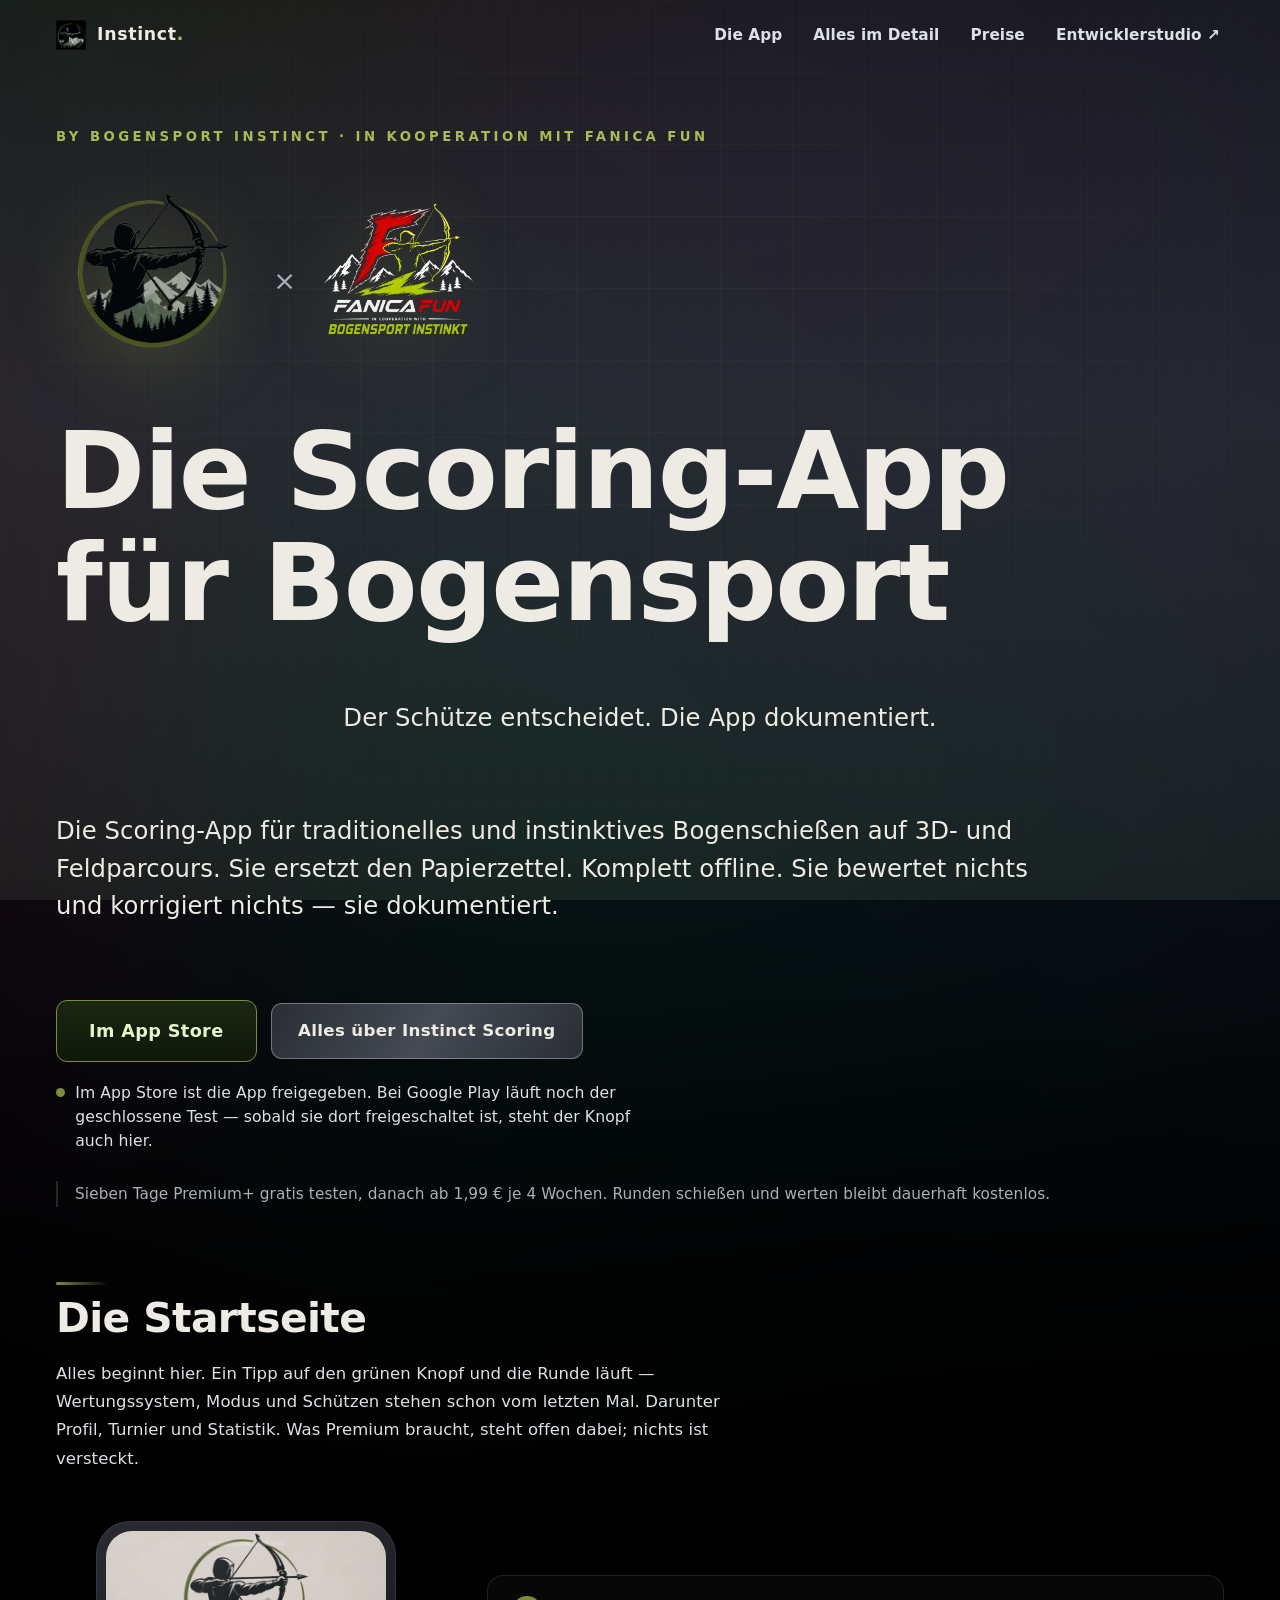
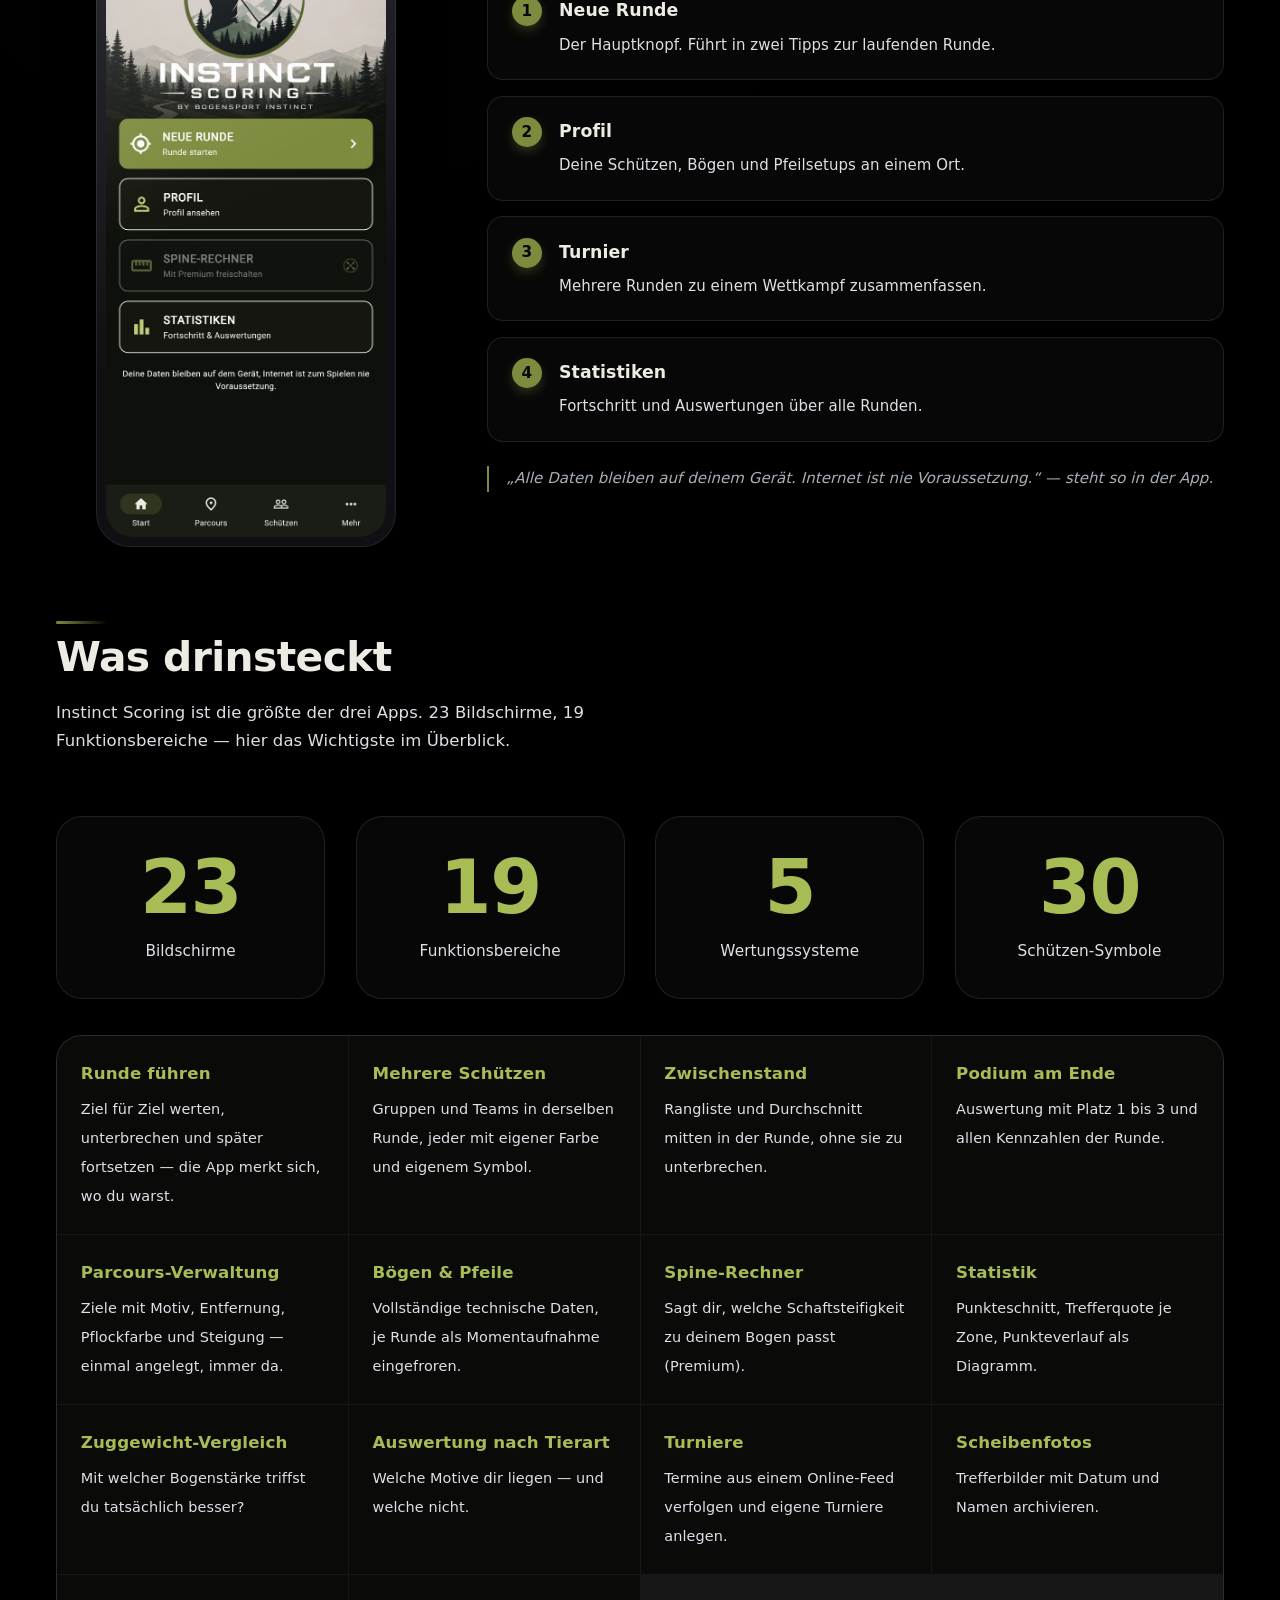
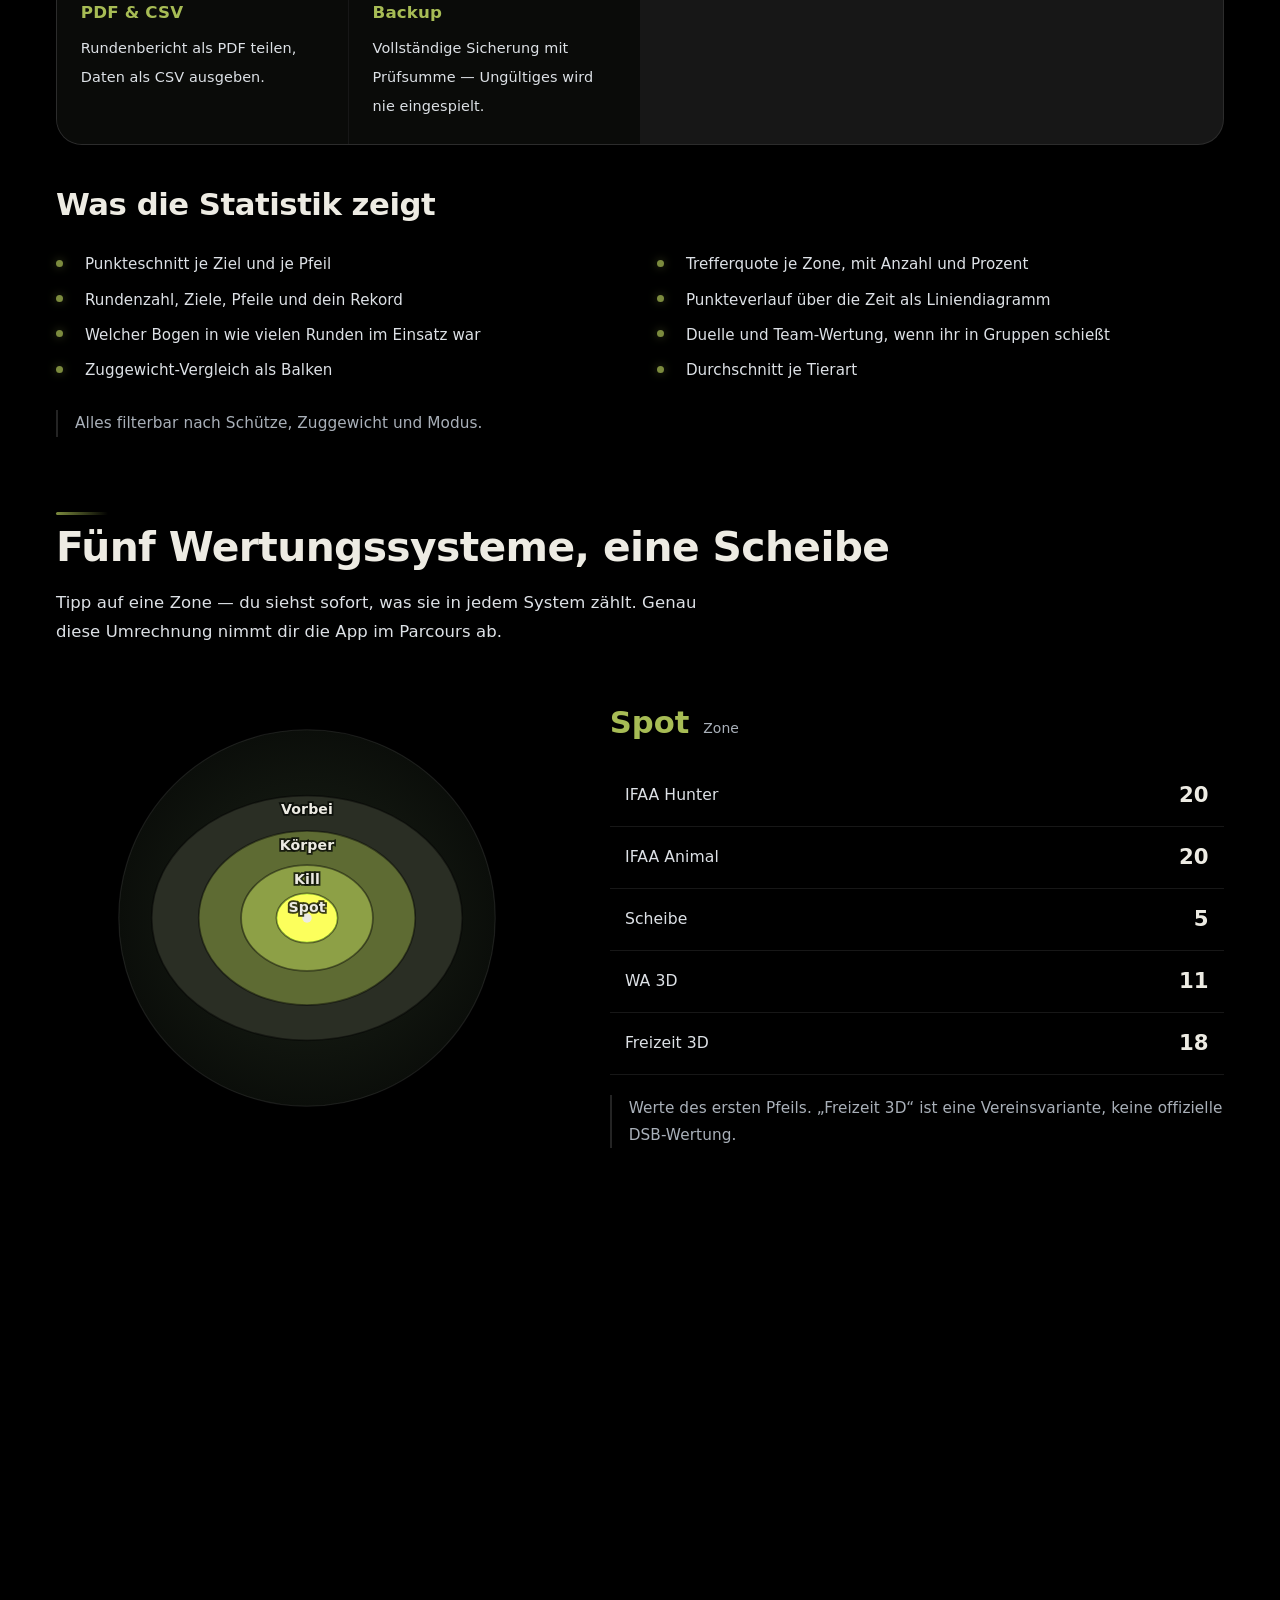
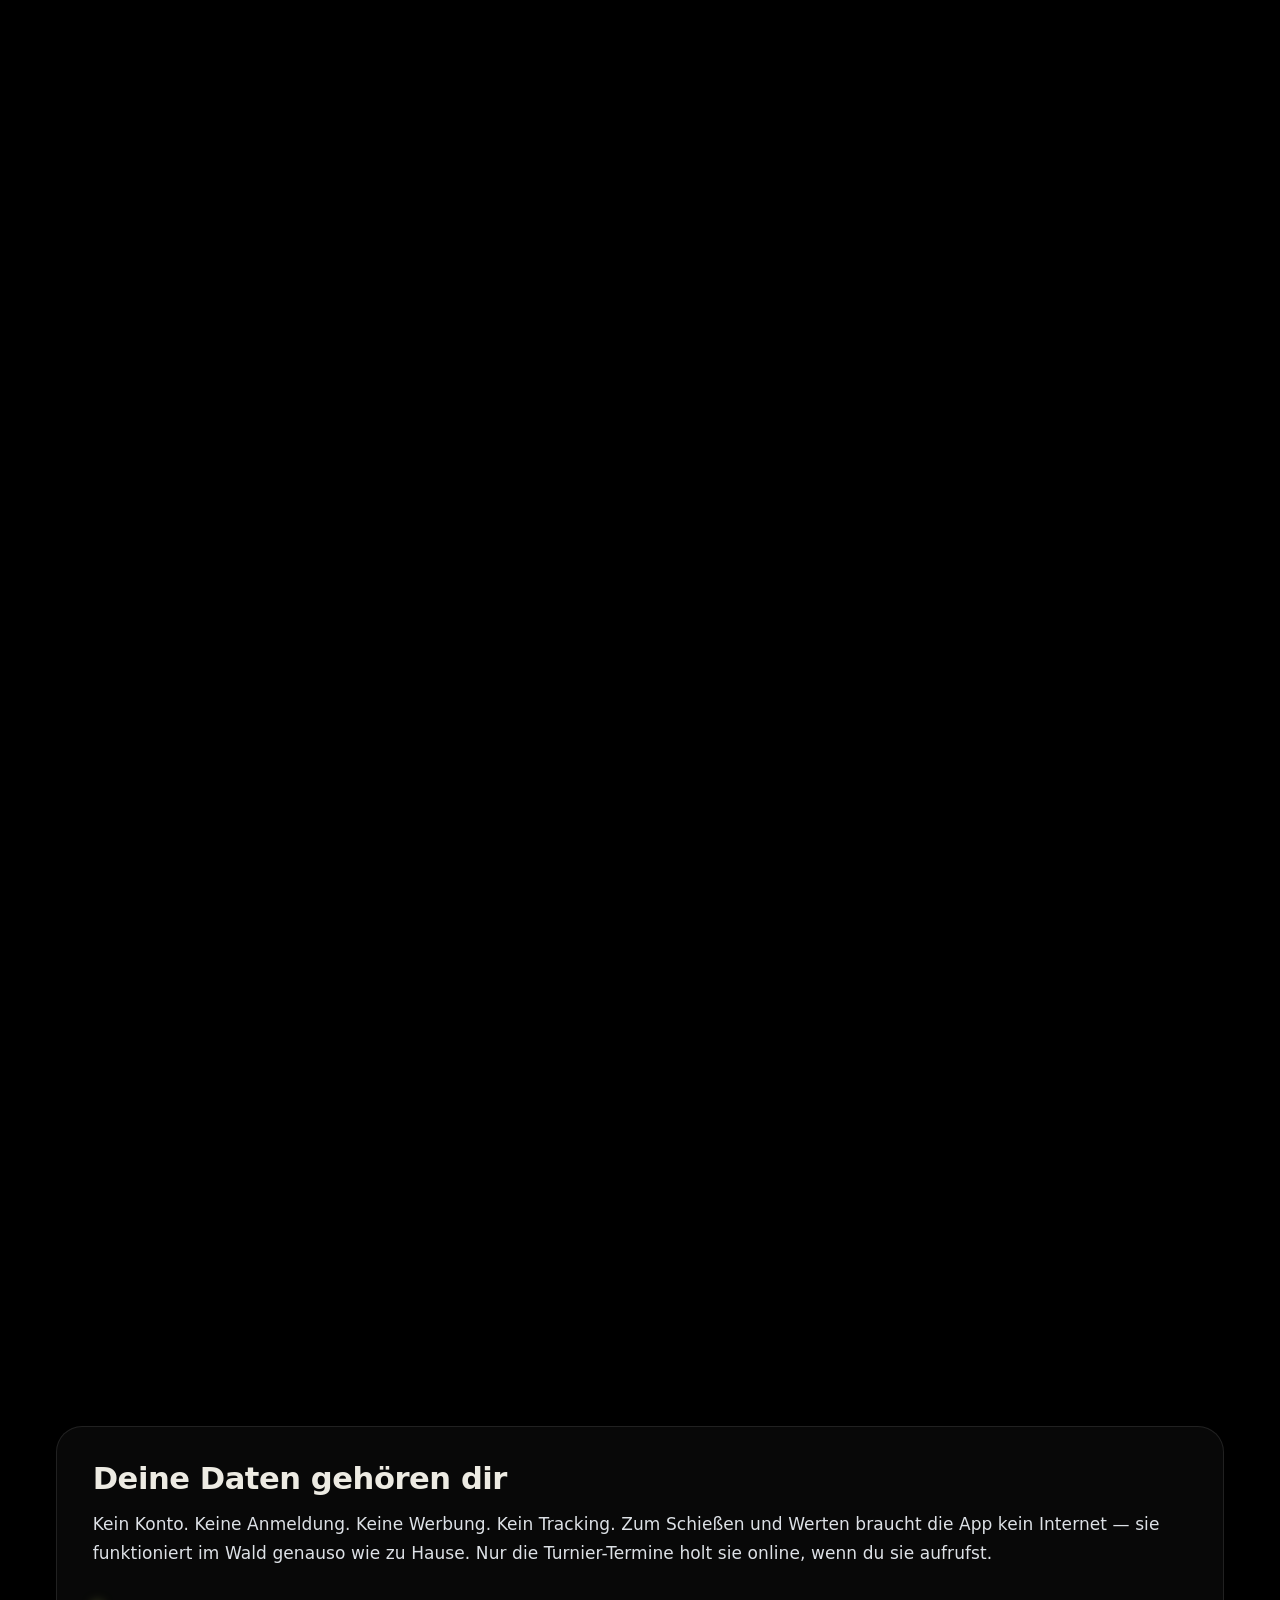
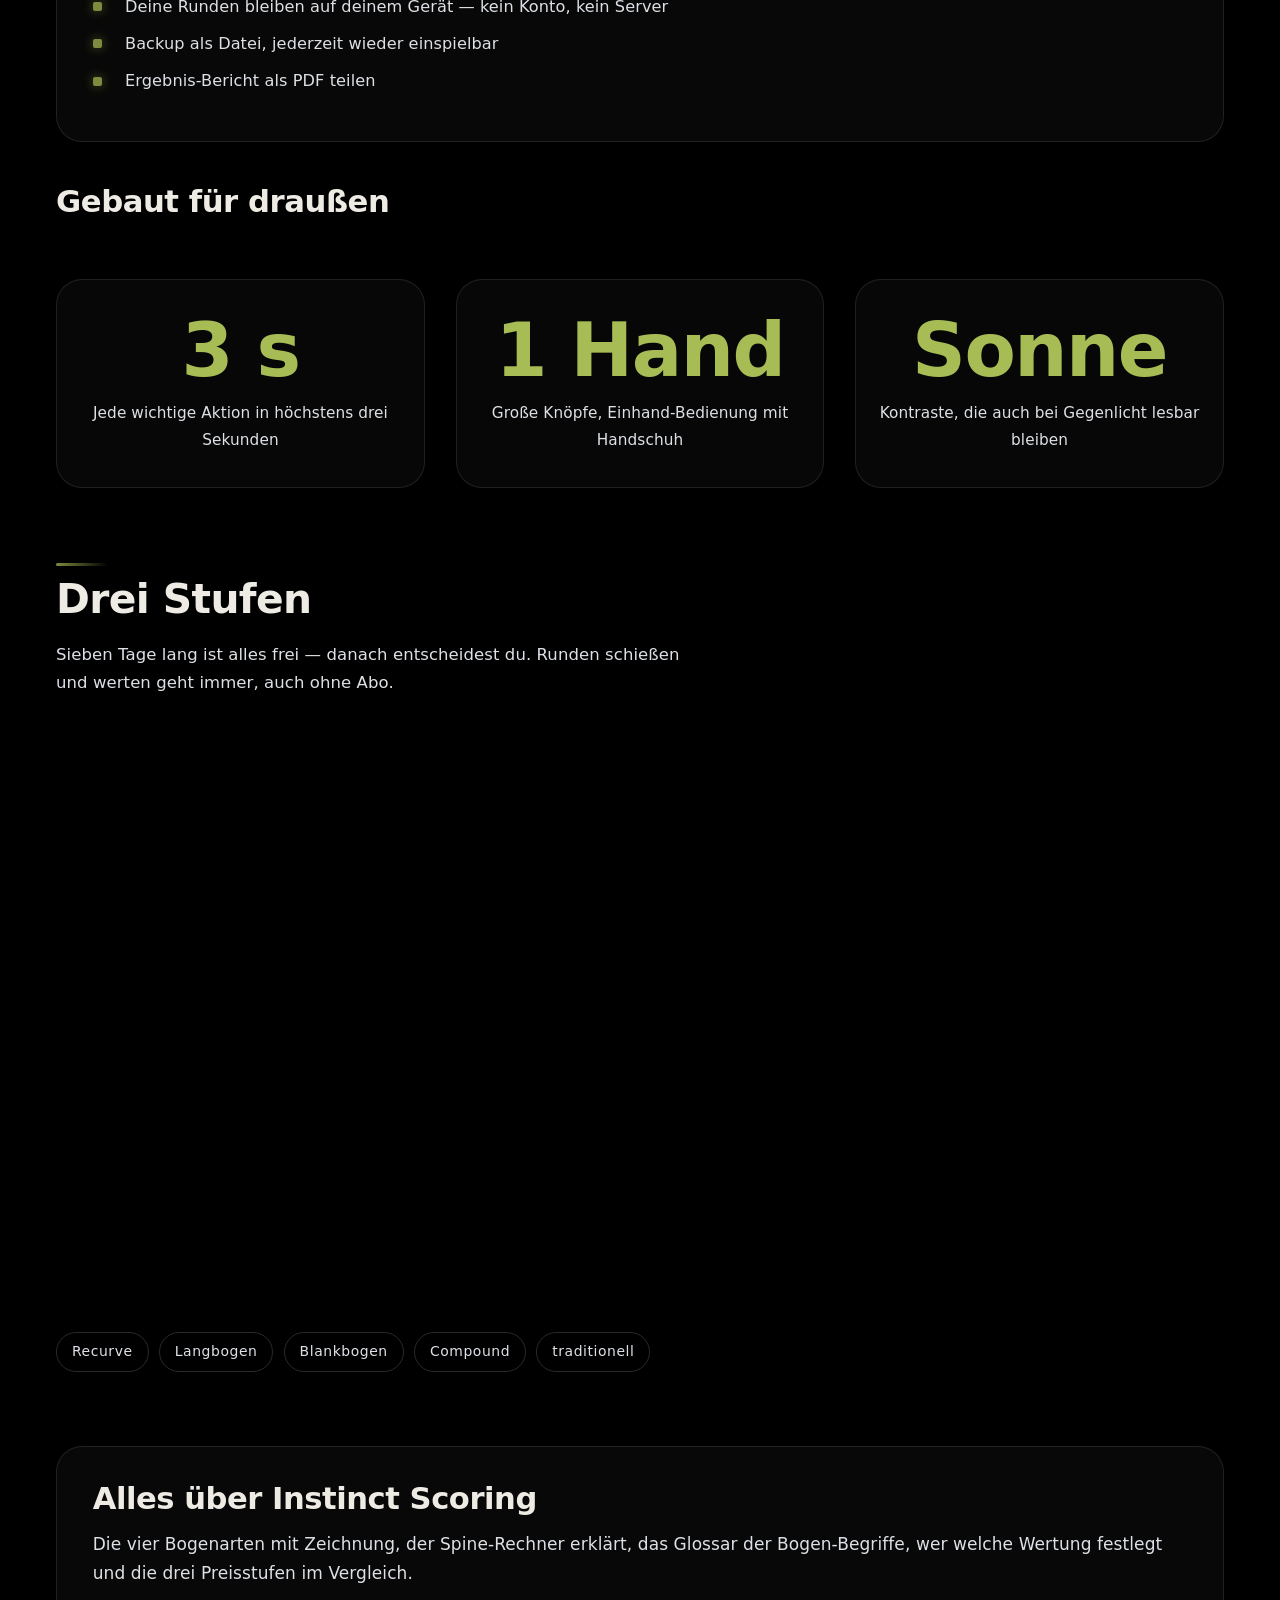
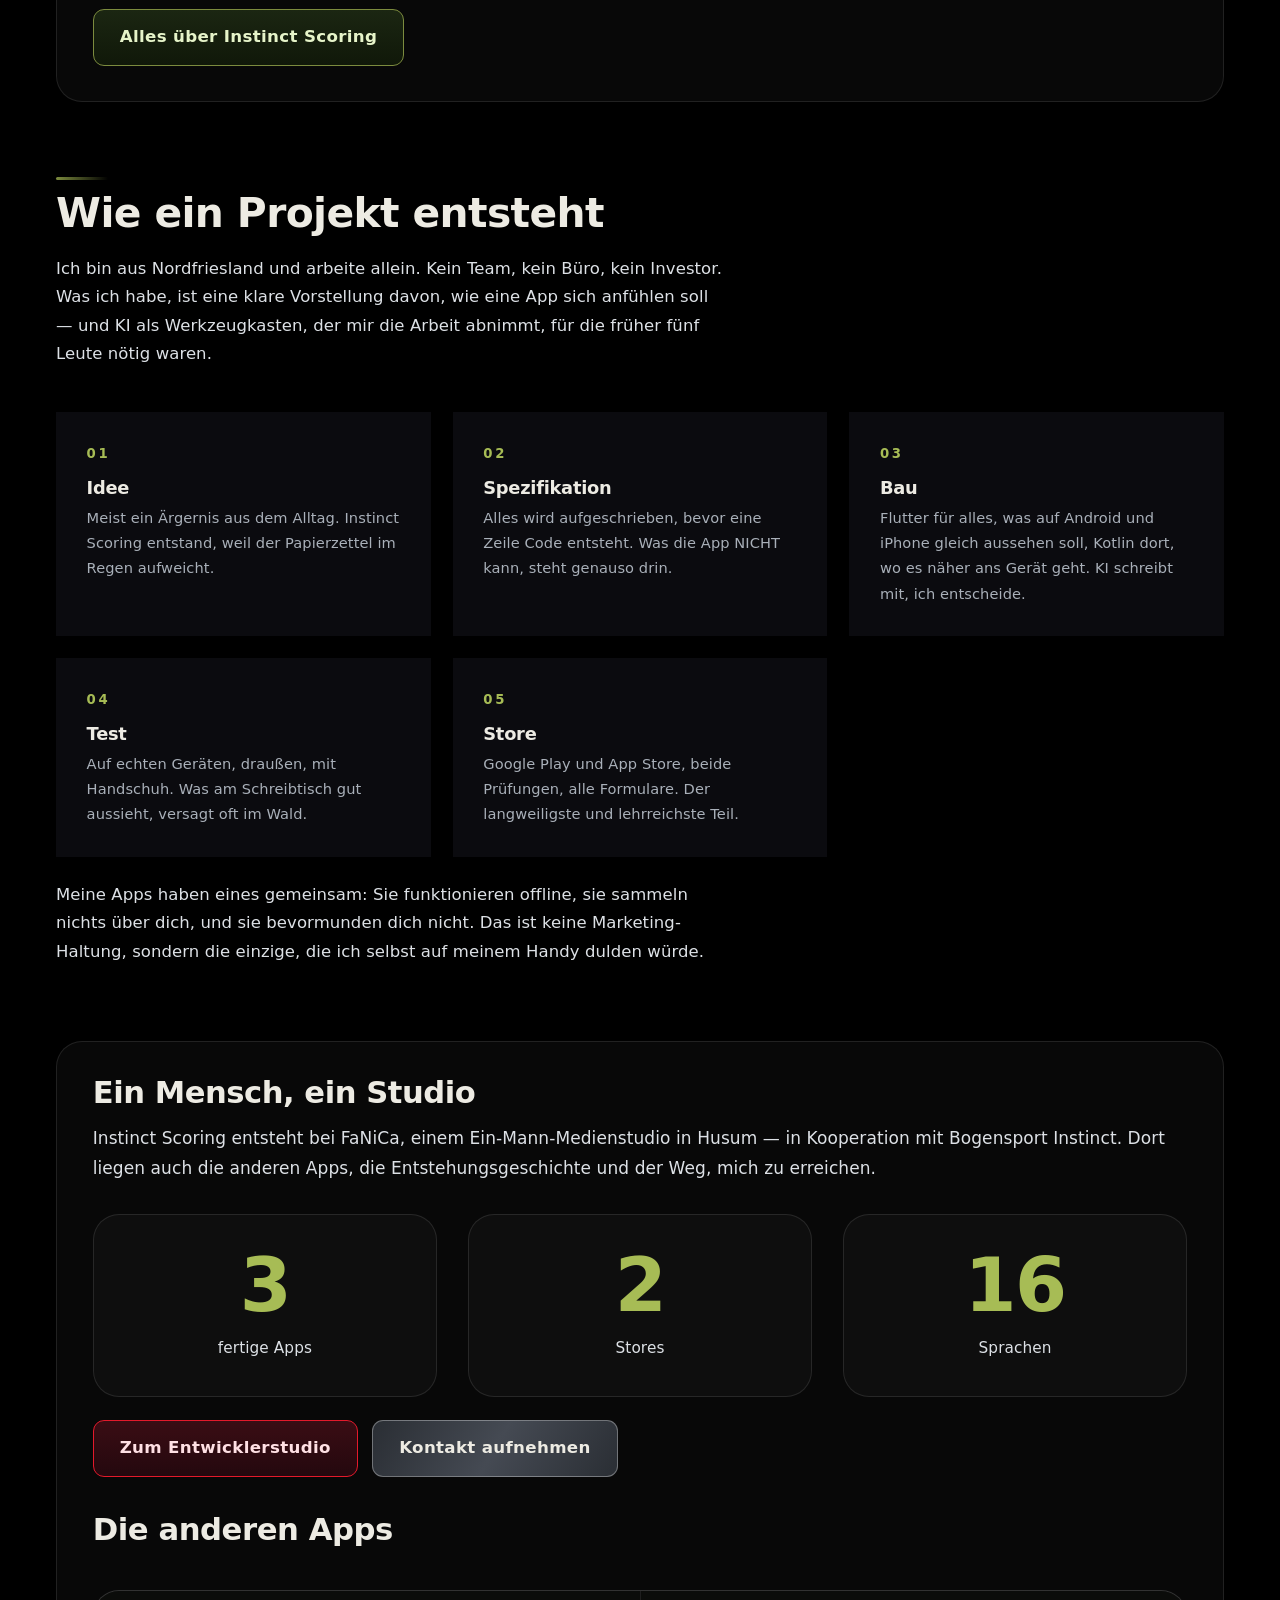
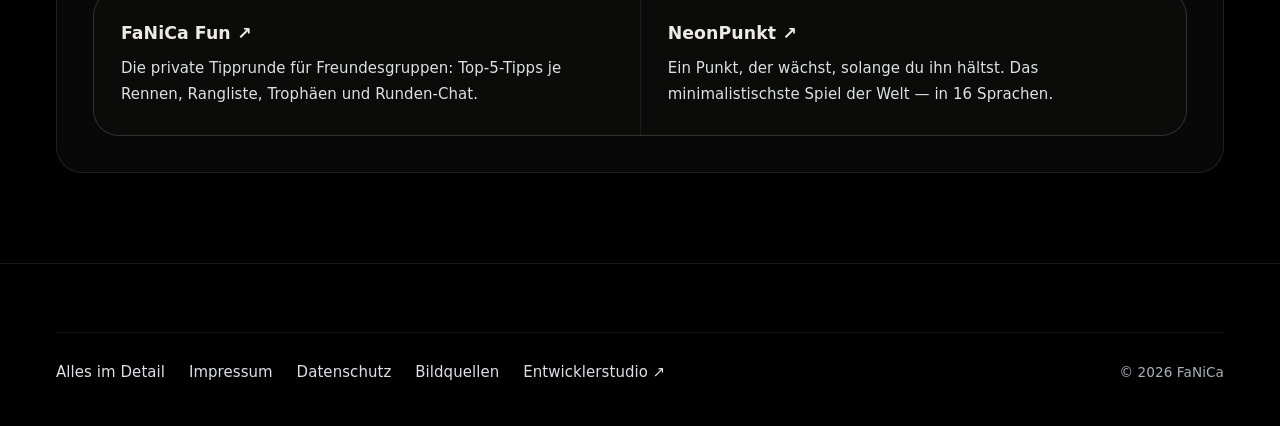
<file: index.html>
<!DOCTYPE html>
<html lang="de">
<head>
<meta charset="utf-8">
<meta name="viewport" content="width=device-width, initial-scale=1">
<title>Instinct Scoring — die Scoring-App für Bogensport</title>
<meta name="description" content="Instinct Scoring: die Scoring-App für traditionelles und instinktives Bogenschießen auf 3D- und Feldparcours. Fünf Wertungssysteme, Spine-Rechner, komplett offline. by Bogensport Instinct.">
<meta name="theme-color" content="#07070A">
<meta name="color-scheme" content="dark">
<link rel="canonical" href="https://alonepard10501.github.io/instinct-scoring-web/">
<link rel="icon" href="bilder/marke/favicon.svg" type="image/svg+xml">

<meta property="og:type" content="website">
<meta property="og:title" content="Instinct Scoring — die Scoring-App für Bogensport">
<meta property="og:description" content="Fünf Wertungssysteme, Spine-Rechner, eigene Parcours — komplett offline. Für Recurve, Langbogen, Blankbogen und Compound.">
<meta property="og:image" content="bilder/marke/logo-instinct.webp">
<meta property="og:locale" content="de_DE">

<link rel="stylesheet" href="style.css">
</head>
<body data-kapitel="instinct">

<a class="sprunglink" href="#inhalt">Zum Inhalt springen</a>

<div class="kulisse" aria-hidden="true"
     style="background:linear-gradient(180deg,#0E100E,#1A1C1A 46%,#10140F)"></div>
<div class="hologramm" aria-hidden="true"></div>
<div class="gitter" aria-hidden="true"></div>
<div class="koerner" aria-hidden="true"></div>

<header class="kopf fest">
 <div class="kopf-innen">
  <a class="kopf-marke" href="index.html">
    <img src="bilder/marke/icon-instinct.webp" alt="" width="30" height="30">
    <span>Instinct<b>.</b></span>
  </a>
  <nav class="kopf-nav" aria-label="Navigation">
    <a href="#app">Die App</a>
    <a href="details.html">Alles im Detail</a>
    <a href="#stufen">Preise</a>
    <a href="https://alonepard10501.github.io/fanica/" rel="noopener">Entwicklerstudio ↗</a>
  </nav>
 </div>
</header>

<!-- .unterseite liefert den Abstand zur festen Kopfzeile. Ohne die Klasse
     schiebt sich der Seitenkopf unter die Leiste (auf dem Handy lag die
     Kooperationszeile direkt hinter dem Menü). -->
<main id="inhalt" class="unterseite">
  <div class="huelle">

    <!-- ---------- Kopf ---------- -->
    <div class="kapitelkopf">
      <p class="kennung" data-t="instinct.kooperation"></p>
      <!-- LOGO-PAAR (Falk 31.07.): links das Logo der App Instinct Scoring,
           daneben kleiner das gemeinsame Kooperationslogo
           „FaNiCa Fun in cooperation with Bogensport Instinkt".
           Beide gehoeren in den Seitenkopf — nicht eines davon weglassen. -->
      <div class="logo-paar">
        <img class="kapitel-logo" src="bilder/marke/logo-instinct.webp"
             alt="Instinct Scoring — Logo der App" width="220" height="220">
        <span class="logo-mal" aria-hidden="true">×</span>
        <img class="kapitel-logo kapitel-logo-klein" src="bilder/marke/logo-kooperation.webp"
             alt="FaNiCa Fun in Kooperation mit Bogensport Instinkt"
             width="200" height="176">
      </div>
      <h1>Die Scoring-App für Bogensport</h1>
      <p class="gross" style="max-width:64ch;margin-inline:auto"
         data-t="instinct.zitat"></p>
    </div>

    <p class="gross" style="max-width:64ch" data-t="instinct.positionierung"></p>

    <!-- ---------- Aktionen ganz oben ---------- -->
    <section class="unter-block">
      <div class="aktionen">
        <!-- 🔴 Apple ist seit 12.08.2026 freigegeben (Abruf geprüft) —
             deshalb ein echter Knopf. Google Play liefert weiter 404
             (geschlossener Test), darum dort NUR die Statuszeile: Ein
             Knopf, der auf eine Fehlerseite führt, ist schlimmer als
             gar keiner. Sobald Play antwortet, denselben Knopfbau wie
             beim App Store ergänzen (Play-Adresse steht im LIESMICH). -->
        <!-- Kein Browser-Knopf mehr (Falk 12.08.2026: „beide weg") —
             die Web-Fassung liegt weiter unter /instinct-scoring/,
             wird aber nirgends mehr verlinkt. -->
        <a class="nbtn b-grass gross-knopf"
           href="https://apps.apple.com/de/app/instinct-scoring/id6795424223"
           target="_blank" rel="noopener">
          <span data-t="aktion.apple">Im App Store laden</span></a>
        <a class="nbtn b-scratch" href="details.html">
          <span data-t="instinct.mehrKnopf">Alles über Instinct Scoring</span></a>
      </div>
      <p class="store-status">
        <span class="store-punkt" aria-hidden="true"></span>
        <span data-t="instinct.storeStatus"></span>
      </p>
      <p class="preis" data-t="instinct.preis"></p>
    </section>

    <!-- ---------- Die Startseite der App ---------- -->
    <section class="unter-block" id="app">
      <h2 data-t="instinct.startTitel">Die Startseite</h2>
      <p class="leise" style="max-width:64ch" data-t="instinct.startText"></p>
      <div class="startseite">
        <div class="startseite-bild">
          <div class="handy" data-neigen>
            <img src="bilder/instinct/start.webp"
                 srcset="bilder/instinct/start.webp 1x, bilder/instinct/start@2x.webp 2x"
                 width="300" height="649" loading="lazy" decoding="async"
                 data-t="instinct.bildStart2Alt" data-t-attr="alt" alt="">
            <div class="handy-glanz" aria-hidden="true"></div>
          </div>
        </div>
        <div class="startseite-text">
          <ol class="startpunkte" id="instinct-start-punkte"></ol>
          <p class="startzeile" data-t="instinct.startZeile"></p>
        </div>
      </div>
    </section>

    <!-- ---------- Funktionsumfang ---------- -->
    <section class="unter-block">
      <h2 data-t="instinct.umfangTitel">Was drinsteckt</h2>
      <p class="leise" style="max-width:64ch" data-t="instinct.umfangText"></p>
      <div class="zahlen" id="instinct-umfang-zahlen"></div>
      <div class="funktionen" id="instinct-umfang-liste"
           style="margin-top:clamp(1.4rem,2.8vw,2.2rem)"></div>
      <h3 style="margin-top:clamp(1.8rem,3.4vw,2.6rem)"
          data-t="instinct.umfangAnzeigenTitel"></h3>
      <ul class="anzeigen" id="instinct-umfang-anzeigen"></ul>
      <p class="preis" data-t="instinct.umfangFilter"></p>
    </section>

    <!-- ---------- Zielscheibe zum Antippen ----------
         Das interaktivste Stück der Seite: Zone antippen, sofort sehen, was
         sie in jedem der fünf Systeme zählt. `scheibeEinrichten()` in app.js
         zeichnet SVG und Tafel aus `instinct.scheibeZonen`. -->
    <section class="unter-block" id="scheibe">
      <h2 data-t="instinct.scheibeTitel">Fünf Wertungssysteme, eine Scheibe</h2>
      <p class="leise" style="max-width:62ch" data-t="instinct.scheibeText"></p>
      <div class="scheibe-block">
        <div class="scheibe-buehne" id="scheibe-buehne"></div>
        <div>
          <div id="scheibe-tafel"></div>
          <p class="preis" style="margin-top:1.2rem"
             data-t="instinct.scheibeFussnote"></p>
        </div>
      </div>
    </section>

    <!-- ---------- Funktionsblöcke ---------- -->
    <section class="unter-block">
      <div id="instinct-bloecke"></div>
    </section>

    <!-- ---------- Daten + Versprechen ---------- -->
    <section class="unter-block">
      <div class="karte">
        <h2 style="font-size:clamp(1.3rem,2.6vw,1.8rem)"
            data-t="instinct.datenTitel">Deine Daten gehören dir</h2>
        <p data-t="instinct.datenText"></p>
        <ul class="liste" id="instinct-daten"></ul>
      </div>
      <h3 style="margin-top:clamp(1.8rem,3.4vw,2.6rem)"
          data-t="instinct.versprechenTitel">Gebaut für draußen</h3>
      <div class="zahlen" id="instinct-versprechen"></div>
    </section>

    <!-- ---------- Preisstufen ---------- -->
    <section class="unter-block" id="stufen">
      <h2 data-t="instinct.stufenTitel">Drei Stufen</h2>
      <p class="leise" style="max-width:60ch" data-t="instinct.stufenText"></p>
      <div class="stufen" id="instinct-stufen"></div>
      <div class="marken" id="instinct-zielgruppe" style="margin-top:1.8rem"></div>
    </section>

    <!-- ---------- Weiterlesen ---------- -->
    <section class="unter-block">
      <div class="karte">
        <h2 style="font-size:clamp(1.3rem,2.6vw,1.8rem)"
            data-t="instinct.mehrKnopf">Alles über Instinct Scoring</h2>
        <p data-t="instinct.mehrText"></p>
        <div class="aktionen" style="margin-top:1.2rem">
          <a class="nbtn b-grass" href="details.html">
            <span data-t="instinct.mehrKnopf">Alles über Instinct Scoring</span></a>
        </div>
      </div>
    </section>

    <!-- ---------- Wie die App entstand ----------
         Falks Ablauf aus texte.js (`ueber.ablauf`) — erzählt die Herkunft der
         App und macht die Seite informativ statt nur werblich. -->
    <section class="unter-block" id="entstehung">
      <h2 data-t="ueber.ablaufTitel">Wie ein Projekt entsteht</h2>
      <p class="leise" style="max-width:64ch" data-t="ueber.text"></p>
      <div class="schritte" id="ueber-ablauf"></div>
      <p class="leise" style="max-width:64ch;margin-top:1.4rem"
         data-t="ueber.textZwei"></p>
    </section>

    <!-- ---------- Entwicklerstudio ---------- -->
    <section class="unter-block" id="studio">
      <div class="karte">
        <h2 style="font-size:clamp(1.3rem,2.6vw,1.8rem)"
            data-t="ueber.titel">Ein Mensch, ein Studio</h2>
        <p data-t="studio.text"></p>
        <div class="zahlen" id="ueber-zahlen"
             style="margin-top:clamp(1.2rem,2.4vw,1.8rem)"></div>
        <div class="aktionen" style="margin-top:1.4rem">
          <a class="nbtn b-ripple"
             href="https://alonepard10501.github.io/fanica/"
             target="_blank" rel="noopener">
            <span data-t="studio.knopf">Zum Entwicklerstudio</span></a>
          <a class="nbtn b-scratch"
             href="https://alonepard10501.github.io/fanica/#kontakt"
             target="_blank" rel="noopener">
            <span data-t="studio.kontaktKnopf">Kontakt aufnehmen</span></a>
        </div>
        <h3 style="margin-top:clamp(1.6rem,3vw,2.2rem)"
            data-t="studio.appsTitel">Die anderen Apps</h3>
        <div class="begriffe zwei" id="studio-apps"></div>
      </div>
    </section>

  </div>
</main>

<footer class="fuss">
  <div class="huelle">
    <div class="fuss-unten">
      <nav class="fuss-links" aria-label="Rechtliches">
        <a href="details.html">Alles im Detail</a>
        <a href="impressum.html" data-t="fuss.impressum">Impressum</a>
        <a href="datenschutz.html" data-t="fuss.datenschutz">Datenschutz</a>
        <a href="bildquellen.html" data-t="fuss.bildquellen">Bildquellen</a>
        <a href="https://alonepard10501.github.io/fanica/" rel="noopener">Entwicklerstudio ↗</a>
      </nav>
      <span>© <span id="jahr">2026</span> FaNiCa</span>
    </div>
  </div>
</footer>

<script src="texte.js"></script>
<script src="inhalte.js"></script>
<script src="app.js"></script>
</body>
</html>
</file>
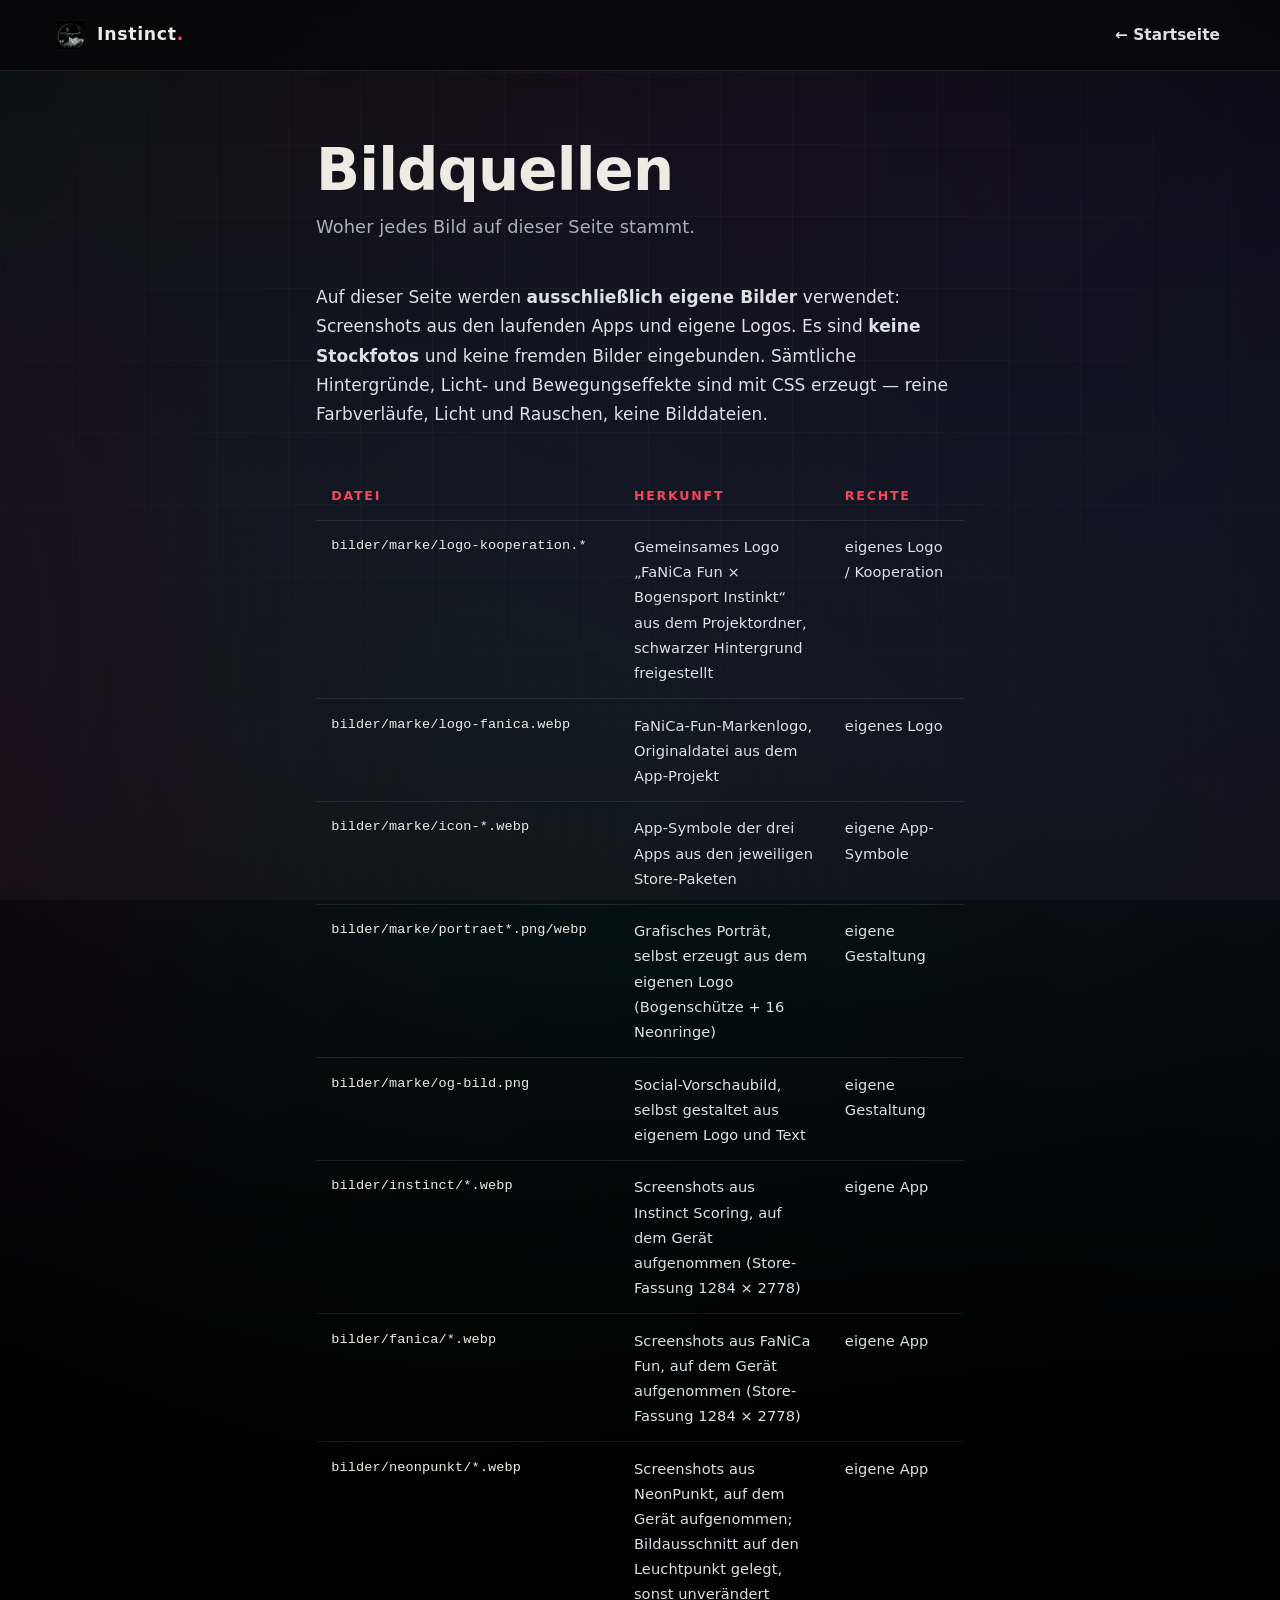
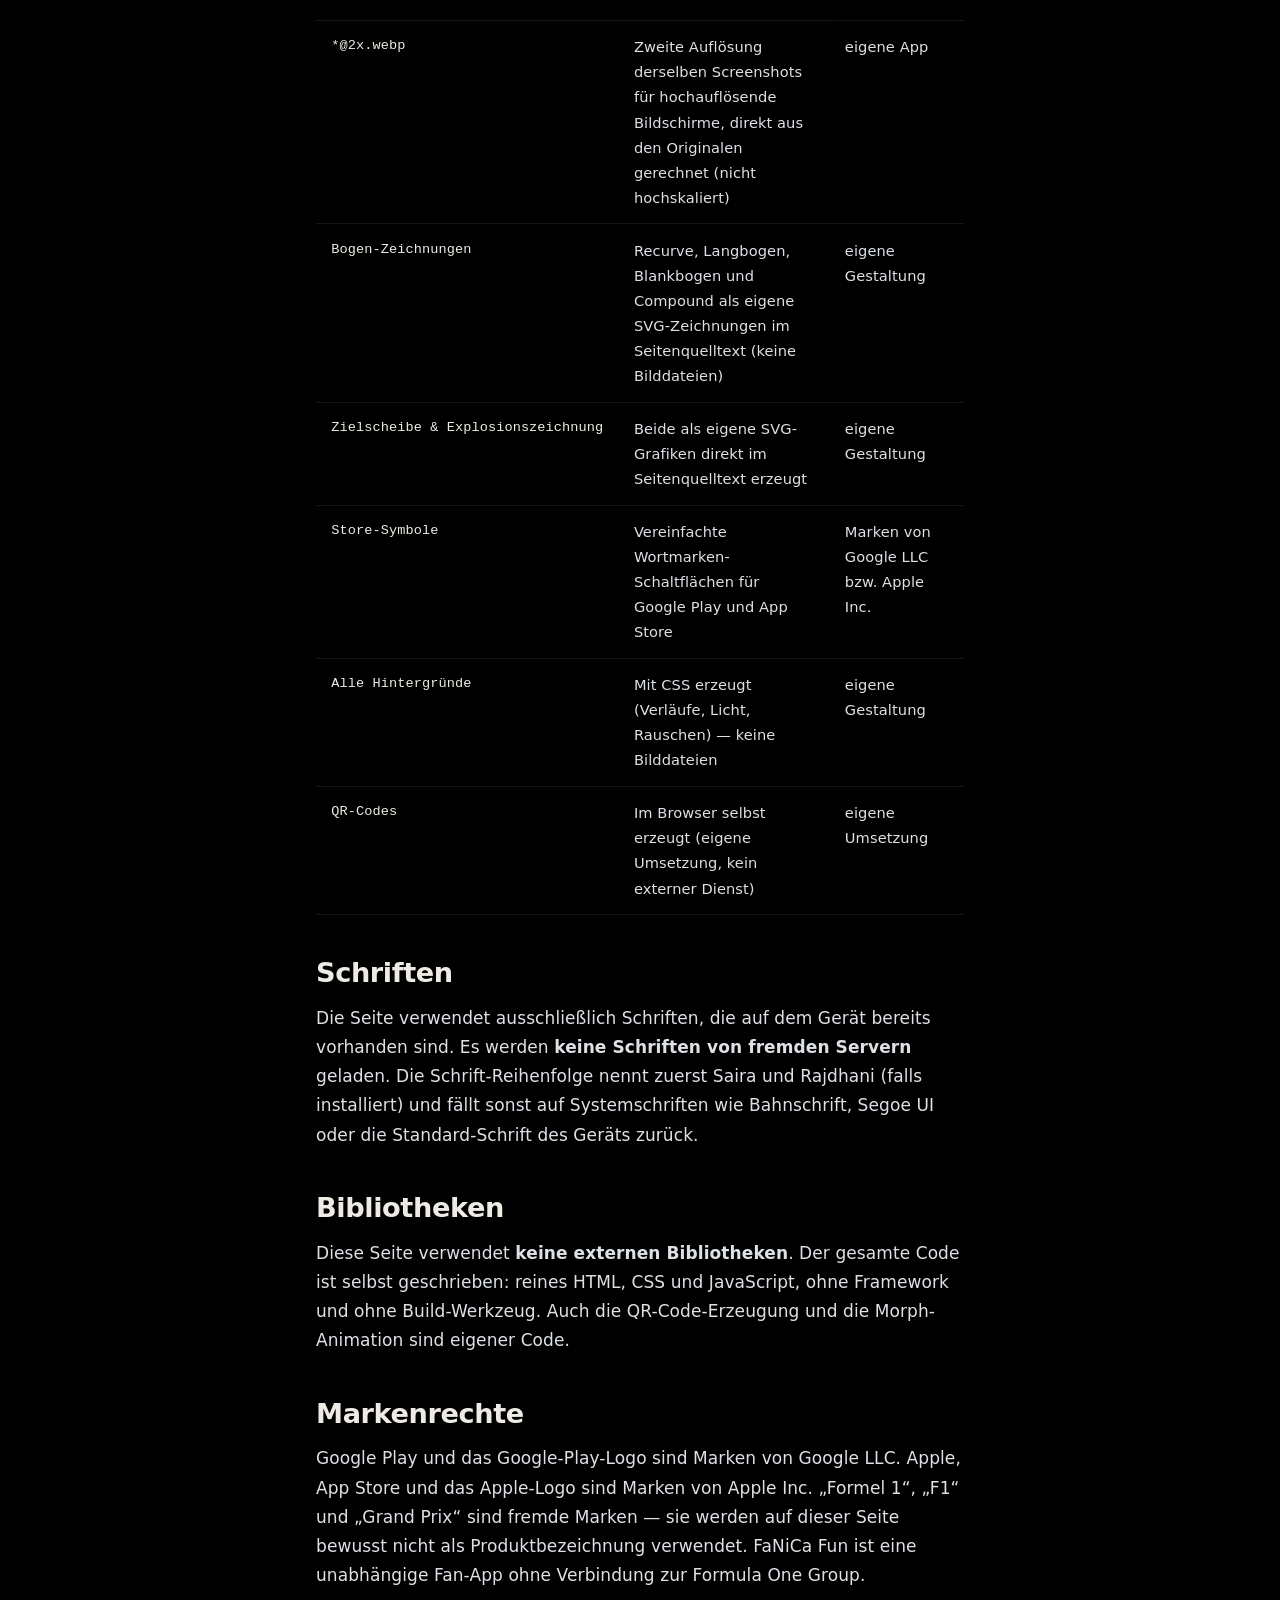
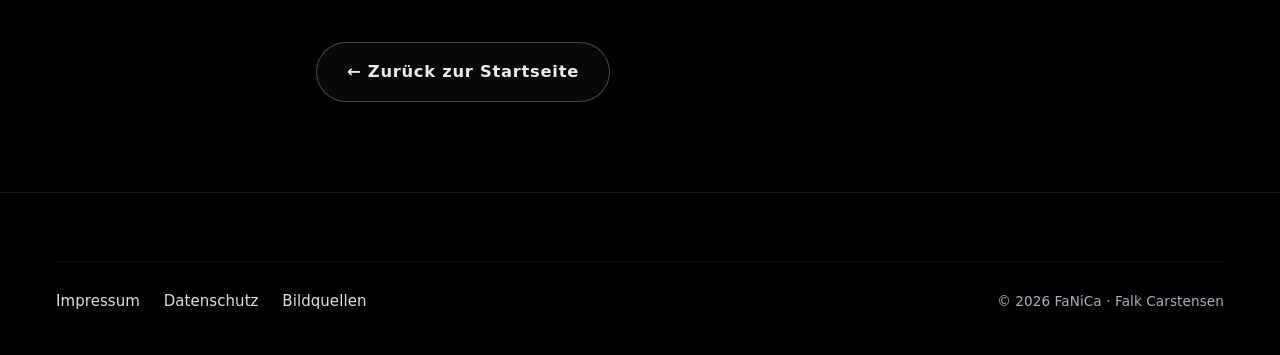
<file: bildquellen.html>
<!DOCTYPE html>
<html lang="de">
<head>
<meta charset="utf-8">
<meta name="viewport" content="width=device-width, initial-scale=1">
<title>Bildquellen & Lizenzen — FaNiCa</title>
<meta name="description" content="Herkunft aller Bilder dieser Seite und verwendete Lizenzen.">
<meta name="robots" content="noindex, follow">
<meta name="theme-color" content="#07070A">
<meta name="color-scheme" content="dark">
<link rel="icon" href="bilder/marke/favicon.svg" type="image/svg+xml">
<link rel="stylesheet" href="style.css">
</head>
<body>

<div class="kulisse" aria-hidden="true"
     style="background:linear-gradient(180deg,#000,#07070A 55%,#0A0509)"></div>
<div class="hologramm" aria-hidden="true"></div>
<div class="gitter" aria-hidden="true"></div>
<div class="koerner" aria-hidden="true"></div>

<header class="kopf fest">
 <div class="kopf-innen">
  <a class="kopf-marke" href="index.html">
    <img src="bilder/marke/icon-instinct.webp" alt="" width="30" height="30">
    <span>Instinct<b>.</b></span>
  </a>
  <nav class="kopf-nav" aria-label="Navigation">
    <a href="index.html">← Startseite</a>
  </nav>
 </div>
</header>

<main class="rechtsseite">

  <h1>Bildquellen</h1>
  <p class="untertitel">Woher jedes Bild auf dieser Seite stammt.</p>

  <p>
    Auf dieser Seite werden <strong>ausschließlich eigene Bilder</strong> verwendet:
    Screenshots aus den laufenden Apps und eigene Logos. Es sind
    <strong>keine Stockfotos</strong> und keine fremden Bilder eingebunden.
    Sämtliche Hintergründe, Licht- und Bewegungseffekte sind mit CSS erzeugt — reine
    Farbverläufe, Licht und Rauschen, keine Bilddateien.
  </p>

  <div class="tabelle-huelle">
    <table class="tabelle">
      <thead>
        <tr><th>Datei</th><th>Herkunft</th><th>Rechte</th></tr>
      </thead>
      <tbody>
        <tr>
          <td>bilder/marke/logo-kooperation.*</td>
          <td>Gemeinsames Logo „FaNiCa Fun × Bogensport Instinkt“ aus dem Projektordner,
              schwarzer Hintergrund freigestellt</td>
          <td>eigenes Logo / Kooperation</td>
        </tr>
        <tr>
          <td>bilder/marke/logo-fanica.webp</td>
          <td>FaNiCa-Fun-Markenlogo, Originaldatei aus dem App-Projekt</td>
          <td>eigenes Logo</td>
        </tr>
        <tr>
          <td>bilder/marke/icon-*.webp</td>
          <td>App-Symbole der drei Apps aus den jeweiligen Store-Paketen</td>
          <td>eigene App-Symbole</td>
        </tr>
        <tr>
          <td>bilder/marke/portraet*.png/webp</td>
          <td>Grafisches Porträt, selbst erzeugt aus dem eigenen Logo
              (Bogenschütze + 16 Neonringe)</td>
          <td>eigene Gestaltung</td>
        </tr>
        <tr>
          <td>bilder/marke/og-bild.png</td>
          <td>Social-Vorschaubild, selbst gestaltet aus eigenem Logo und Text</td>
          <td>eigene Gestaltung</td>
        </tr>
        <tr>
          <td>bilder/instinct/*.webp</td>
          <td>Screenshots aus Instinct Scoring, auf dem Gerät aufgenommen
              (Store-Fassung 1284 × 2778)</td>
          <td>eigene App</td>
        </tr>
        <tr>
          <td>bilder/fanica/*.webp</td>
          <td>Screenshots aus FaNiCa Fun, auf dem Gerät aufgenommen
              (Store-Fassung 1284 × 2778)</td>
          <td>eigene App</td>
        </tr>
        <tr>
          <td>bilder/neonpunkt/*.webp</td>
          <td>Screenshots aus NeonPunkt, auf dem Gerät aufgenommen;
              Bildausschnitt auf den Leuchtpunkt gelegt, sonst unverändert</td>
          <td>eigene App</td>
        </tr>
        <tr>
          <td>*@2x.webp</td>
          <td>Zweite Auflösung derselben Screenshots für hochauflösende
              Bildschirme, direkt aus den Originalen gerechnet (nicht hochskaliert)</td>
          <td>eigene App</td>
        </tr>
        <tr>
          <td>Bogen-Zeichnungen</td>
          <td>Recurve, Langbogen, Blankbogen und Compound als eigene
              SVG-Zeichnungen im Seitenquelltext (keine Bilddateien)</td>
          <td>eigene Gestaltung</td>
        </tr>
        <tr>
          <td>Zielscheibe &amp; Explosionszeichnung</td>
          <td>Beide als eigene SVG-Grafiken direkt im Seitenquelltext erzeugt</td>
          <td>eigene Gestaltung</td>
        </tr>
        <tr>
          <td>Store-Symbole</td>
          <td>Vereinfachte Wortmarken-Schaltflächen für Google Play und App Store</td>
          <td>Marken von Google LLC bzw. Apple Inc.</td>
        </tr>
        <tr>
          <td>Alle Hintergründe</td>
          <td>Mit CSS erzeugt (Verläufe, Licht, Rauschen) — keine Bilddateien</td>
          <td>eigene Gestaltung</td>
        </tr>
        <tr>
          <td>QR-Codes</td>
          <td>Im Browser selbst erzeugt (eigene Umsetzung, kein externer Dienst)</td>
          <td>eigene Umsetzung</td>
        </tr>
      </tbody>
    </table>
  </div>

  <h2>Schriften</h2>
  <p>
    Die Seite verwendet ausschließlich Schriften, die auf dem Gerät bereits vorhanden sind.
    Es werden <strong>keine Schriften von fremden Servern</strong> geladen. Die
    Schrift-Reihenfolge nennt zuerst Saira und Rajdhani (falls installiert) und fällt sonst
    auf Systemschriften wie Bahnschrift, Segoe UI oder die Standard-Schrift des Geräts zurück.
  </p>

  <h2>Bibliotheken</h2>
  <p>
    Diese Seite verwendet <strong>keine externen Bibliotheken</strong>. Der gesamte Code ist
    selbst geschrieben: reines HTML, CSS und JavaScript, ohne Framework und ohne
    Build-Werkzeug. Auch die QR-Code-Erzeugung und die Morph-Animation sind eigener Code.
  </p>

  <h2>Markenrechte</h2>
  <p>
    Google Play und das Google-Play-Logo sind Marken von Google LLC. Apple, App Store und das
    Apple-Logo sind Marken von Apple Inc. „Formel 1“, „F1“ und „Grand Prix“ sind fremde
    Marken — sie werden auf dieser Seite bewusst nicht als Produktbezeichnung verwendet.
    FaNiCa Fun ist eine unabhängige Fan-App ohne Verbindung zur Formula One Group.
  </p>

  <p style="margin-top:3rem">
    <a class="knopf knopf-rand" href="index.html">← Zurück zur Startseite</a>
  </p>

</main>

<footer class="fuss">
  <div class="huelle">
    <div class="fuss-unten">
      <nav class="fuss-links" aria-label="Rechtliches">
        <a href="impressum.html">Impressum</a>
        <a href="datenschutz.html">Datenschutz</a>
        <a href="bildquellen.html">Bildquellen</a>
      </nav>
      <span>© 2026 FaNiCa · Falk Carstensen</span>
    </div>
  </div>
</footer>

</body>
</html>
</file>
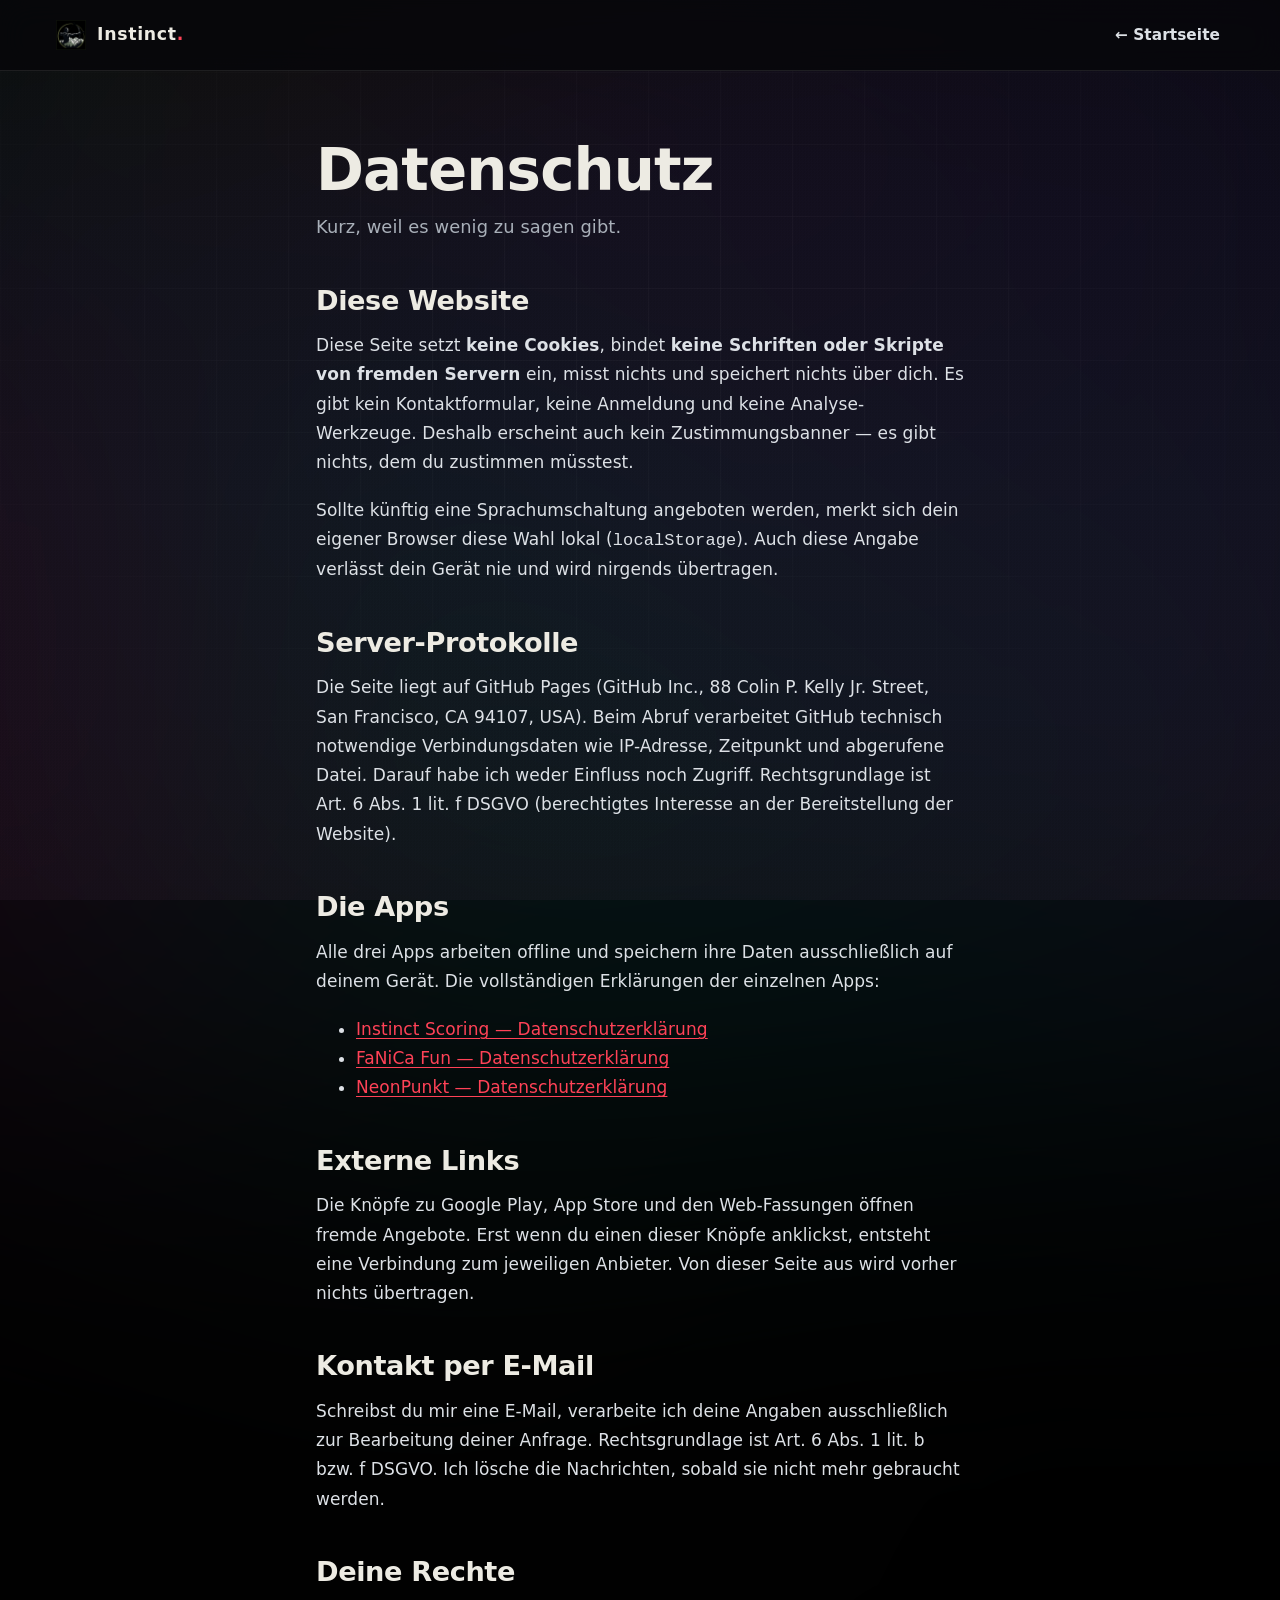
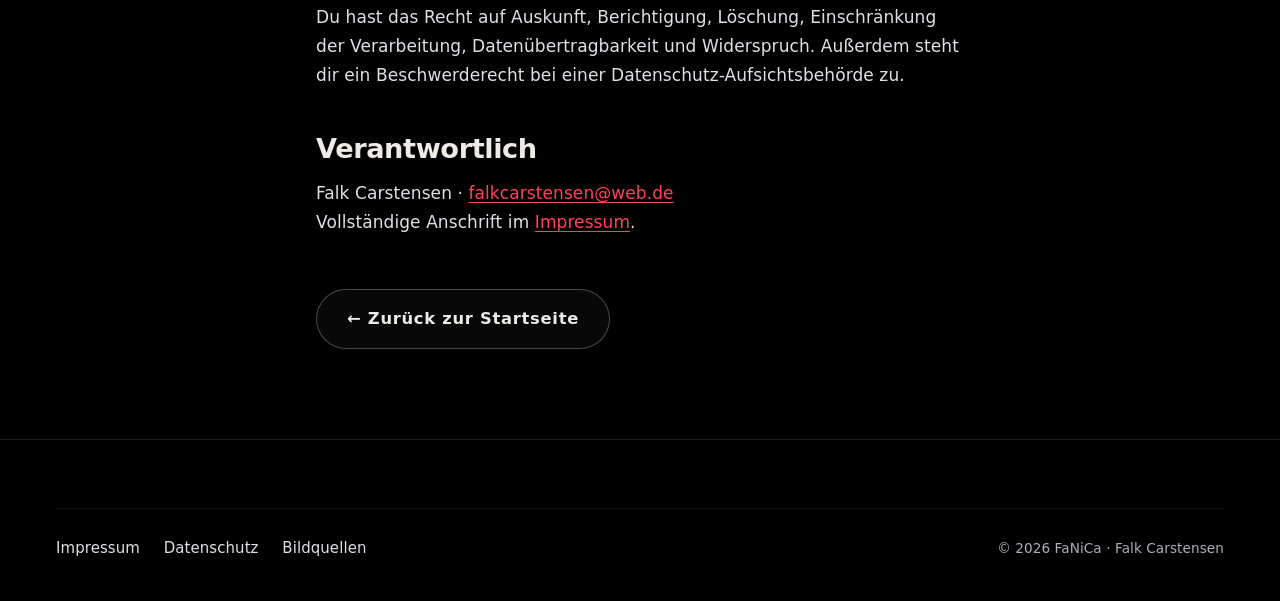
<file: datenschutz.html>
<!DOCTYPE html>
<html lang="de">
<head>
<meta charset="utf-8">
<meta name="viewport" content="width=device-width, initial-scale=1">
<title>Datenschutz — FaNiCa · Falk Carstensen</title>
<meta name="description" content="Datenschutzerklärung der Entwickler-Website von Falk Carstensen (FaNiCa). Keine Cookies, kein Tracking.">
<meta name="robots" content="noindex, follow">
<meta name="theme-color" content="#07070A">
<meta name="color-scheme" content="dark">
<link rel="icon" href="bilder/marke/favicon.svg" type="image/svg+xml">
<link rel="stylesheet" href="style.css">
</head>
<body>

<div class="kulisse" aria-hidden="true"
     style="background:linear-gradient(180deg,#000,#07070A 55%,#0A0509)"></div>
<div class="hologramm" aria-hidden="true"></div>
<div class="gitter" aria-hidden="true"></div>
<div class="koerner" aria-hidden="true"></div>

<header class="kopf fest">
 <div class="kopf-innen">
  <a class="kopf-marke" href="index.html">
    <img src="bilder/marke/icon-instinct.webp" alt="" width="30" height="30">
    <span>Instinct<b>.</b></span>
  </a>
  <nav class="kopf-nav" aria-label="Navigation">
    <a href="index.html">← Startseite</a>
  </nav>
 </div>
</header>

<main class="rechtsseite">

  <h1>Datenschutz</h1>
  <p class="untertitel">Kurz, weil es wenig zu sagen gibt.</p>

  <h2>Diese Website</h2>
  <p>
    Diese Seite setzt <strong>keine Cookies</strong>, bindet <strong>keine Schriften oder
    Skripte von fremden Servern</strong> ein, misst nichts und speichert nichts über dich.
    Es gibt kein Kontaktformular, keine Anmeldung und keine Analyse-Werkzeuge. Deshalb
    erscheint auch kein Zustimmungsbanner — es gibt nichts, dem du zustimmen müsstest.
  </p>
  <p>
    Sollte künftig eine Sprachumschaltung angeboten werden, merkt sich dein eigener
    Browser diese Wahl lokal (<code>localStorage</code>). Auch diese Angabe verlässt dein
    Gerät nie und wird nirgends übertragen.
  </p>

  <h2>Server-Protokolle</h2>
  <p>
    Die Seite liegt auf GitHub Pages (GitHub Inc., 88 Colin P. Kelly Jr. Street, San
    Francisco, CA 94107, USA). Beim Abruf verarbeitet GitHub technisch notwendige
    Verbindungsdaten wie IP-Adresse, Zeitpunkt und abgerufene Datei. Darauf habe ich weder
    Einfluss noch Zugriff. Rechtsgrundlage ist Art. 6 Abs. 1 lit. f DSGVO (berechtigtes
    Interesse an der Bereitstellung der Website).
  </p>

  <h2>Die Apps</h2>
  <p>
    Alle drei Apps arbeiten offline und speichern ihre Daten ausschließlich auf deinem
    Gerät. Die vollständigen Erklärungen der einzelnen Apps:
  </p>
  <ul>
    <li>
      <a href="https://alonepard10501.github.io/instinct-scoring/datenschutz.html"
         target="_blank" rel="noopener">Instinct Scoring — Datenschutzerklärung</a>
    </li>
    <li>
      <a href="https://alonepard10501.github.io/fanica-fun/datenschutz.html"
         target="_blank" rel="noopener">FaNiCa Fun — Datenschutzerklärung</a>
    </li>
    <li>
      <a href="https://alonepard10501.github.io/fanica-fun/neonpunkt-datenschutz.html"
         target="_blank" rel="noopener">NeonPunkt — Datenschutzerklärung</a>
    </li>
  </ul>

  <h2>Externe Links</h2>
  <p>
    Die Knöpfe zu Google Play, App Store und den Web-Fassungen öffnen fremde Angebote. Erst
    wenn du einen dieser Knöpfe anklickst, entsteht eine Verbindung zum jeweiligen Anbieter.
    Von dieser Seite aus wird vorher nichts übertragen.
  </p>

  <h2>Kontakt per E-Mail</h2>
  <p>
    Schreibst du mir eine E-Mail, verarbeite ich deine Angaben ausschließlich zur Bearbeitung
    deiner Anfrage. Rechtsgrundlage ist Art. 6 Abs. 1 lit. b bzw. f DSGVO. Ich lösche die
    Nachrichten, sobald sie nicht mehr gebraucht werden.
  </p>

  <h2>Deine Rechte</h2>
  <p>
    Du hast das Recht auf Auskunft, Berichtigung, Löschung, Einschränkung der Verarbeitung,
    Datenübertragbarkeit und Widerspruch. Außerdem steht dir ein Beschwerderecht bei einer
    Datenschutz-Aufsichtsbehörde zu.
  </p>

  <h2>Verantwortlich</h2>
  <p>
    Falk Carstensen · <a href="mailto:falkcarstensen@web.de">falkcarstensen@web.de</a><br>
    Vollständige Anschrift im <a href="impressum.html">Impressum</a>.
  </p>

  <p style="margin-top:3rem">
    <a class="knopf knopf-rand" href="index.html">← Zurück zur Startseite</a>
  </p>

</main>

<footer class="fuss">
  <div class="huelle">
    <div class="fuss-unten">
      <nav class="fuss-links" aria-label="Rechtliches">
        <a href="impressum.html">Impressum</a>
        <a href="datenschutz.html">Datenschutz</a>
        <a href="bildquellen.html">Bildquellen</a>
      </nav>
      <span>© 2026 FaNiCa · Falk Carstensen</span>
    </div>
  </div>
</footer>

</body>
</html>
</file>
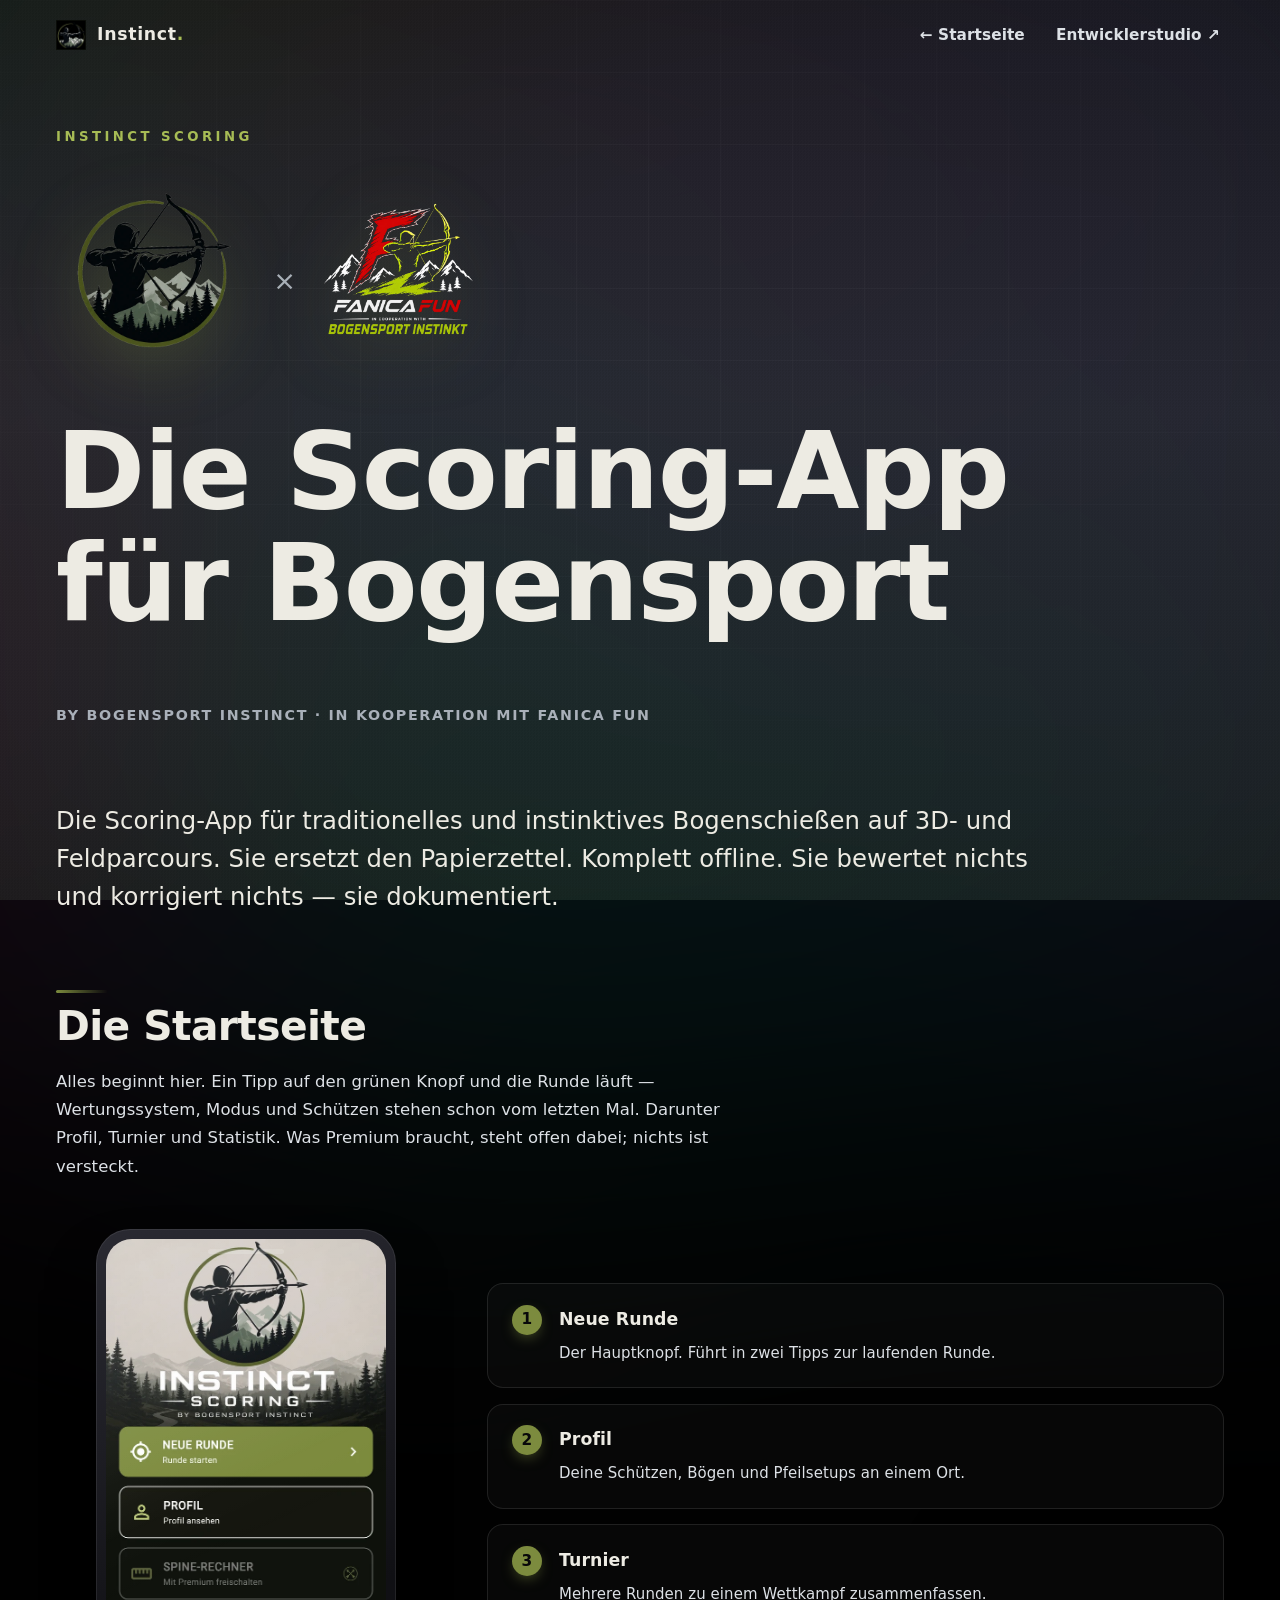
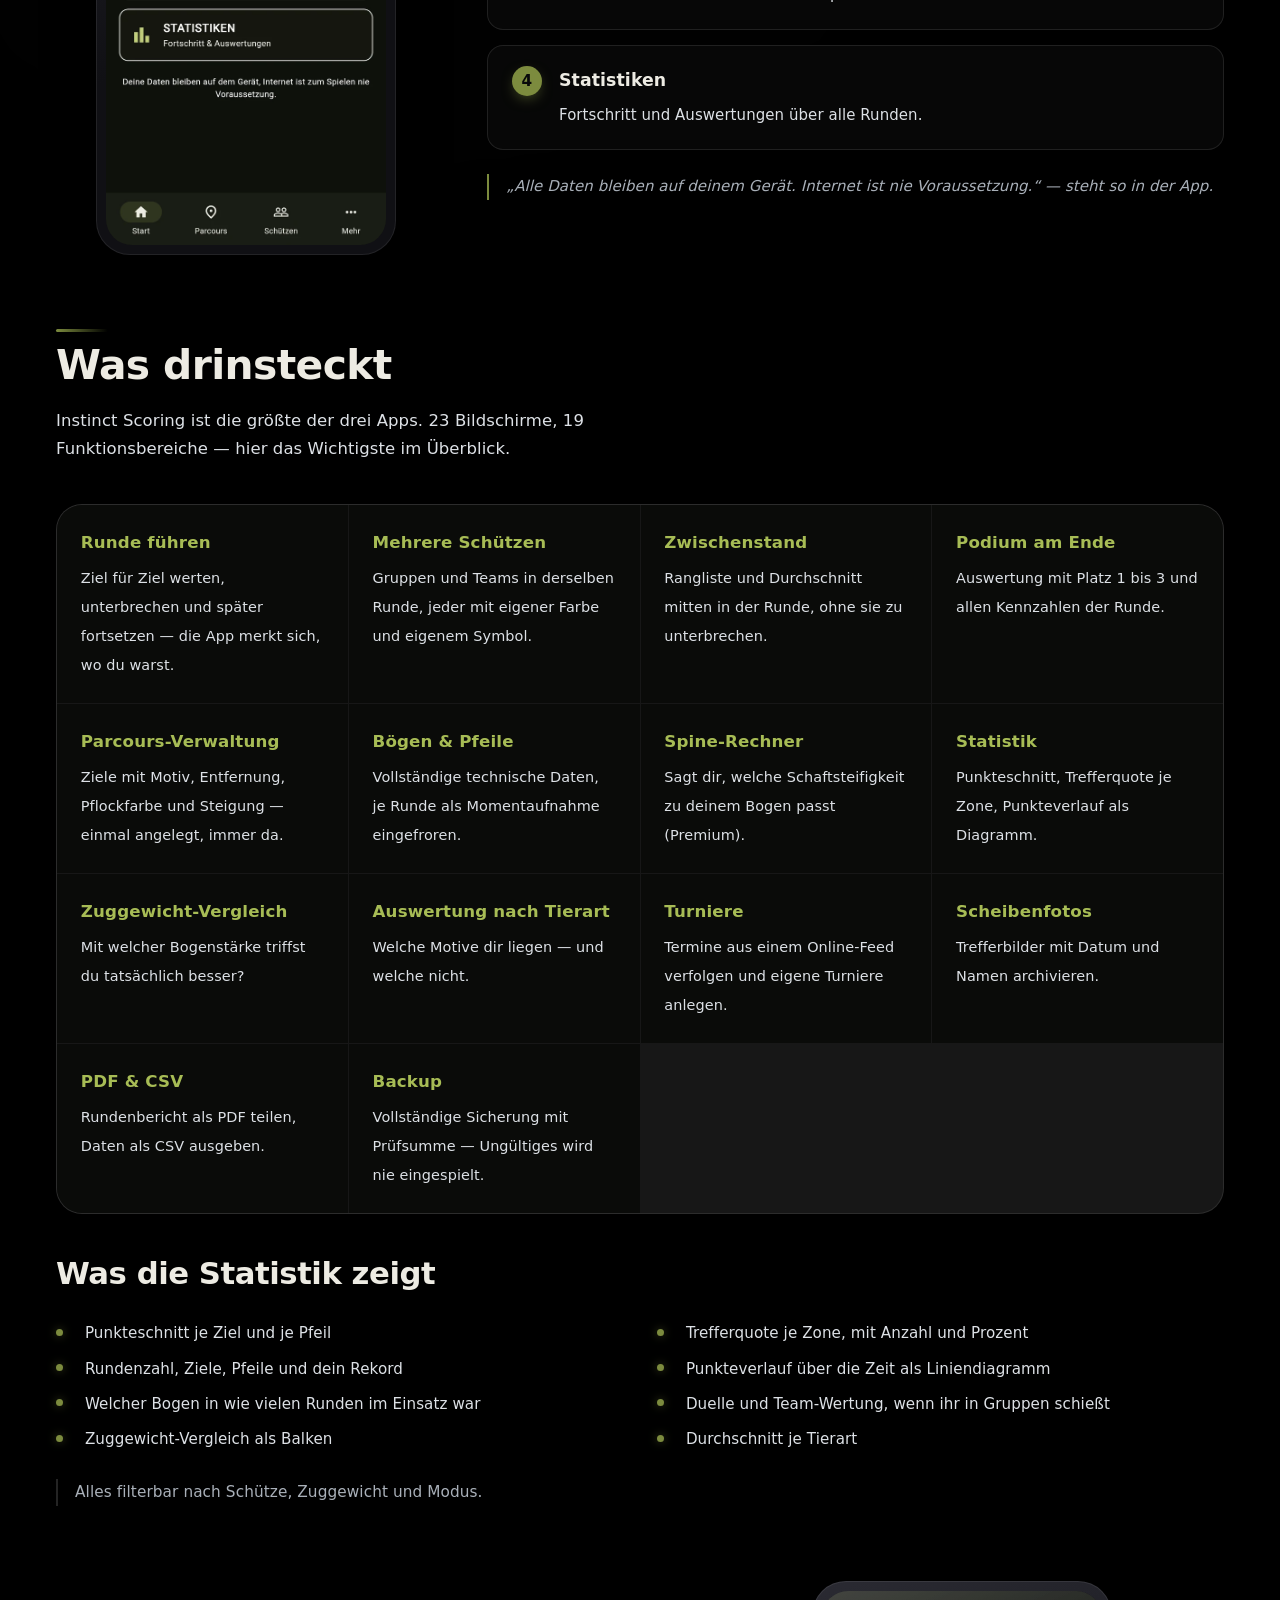
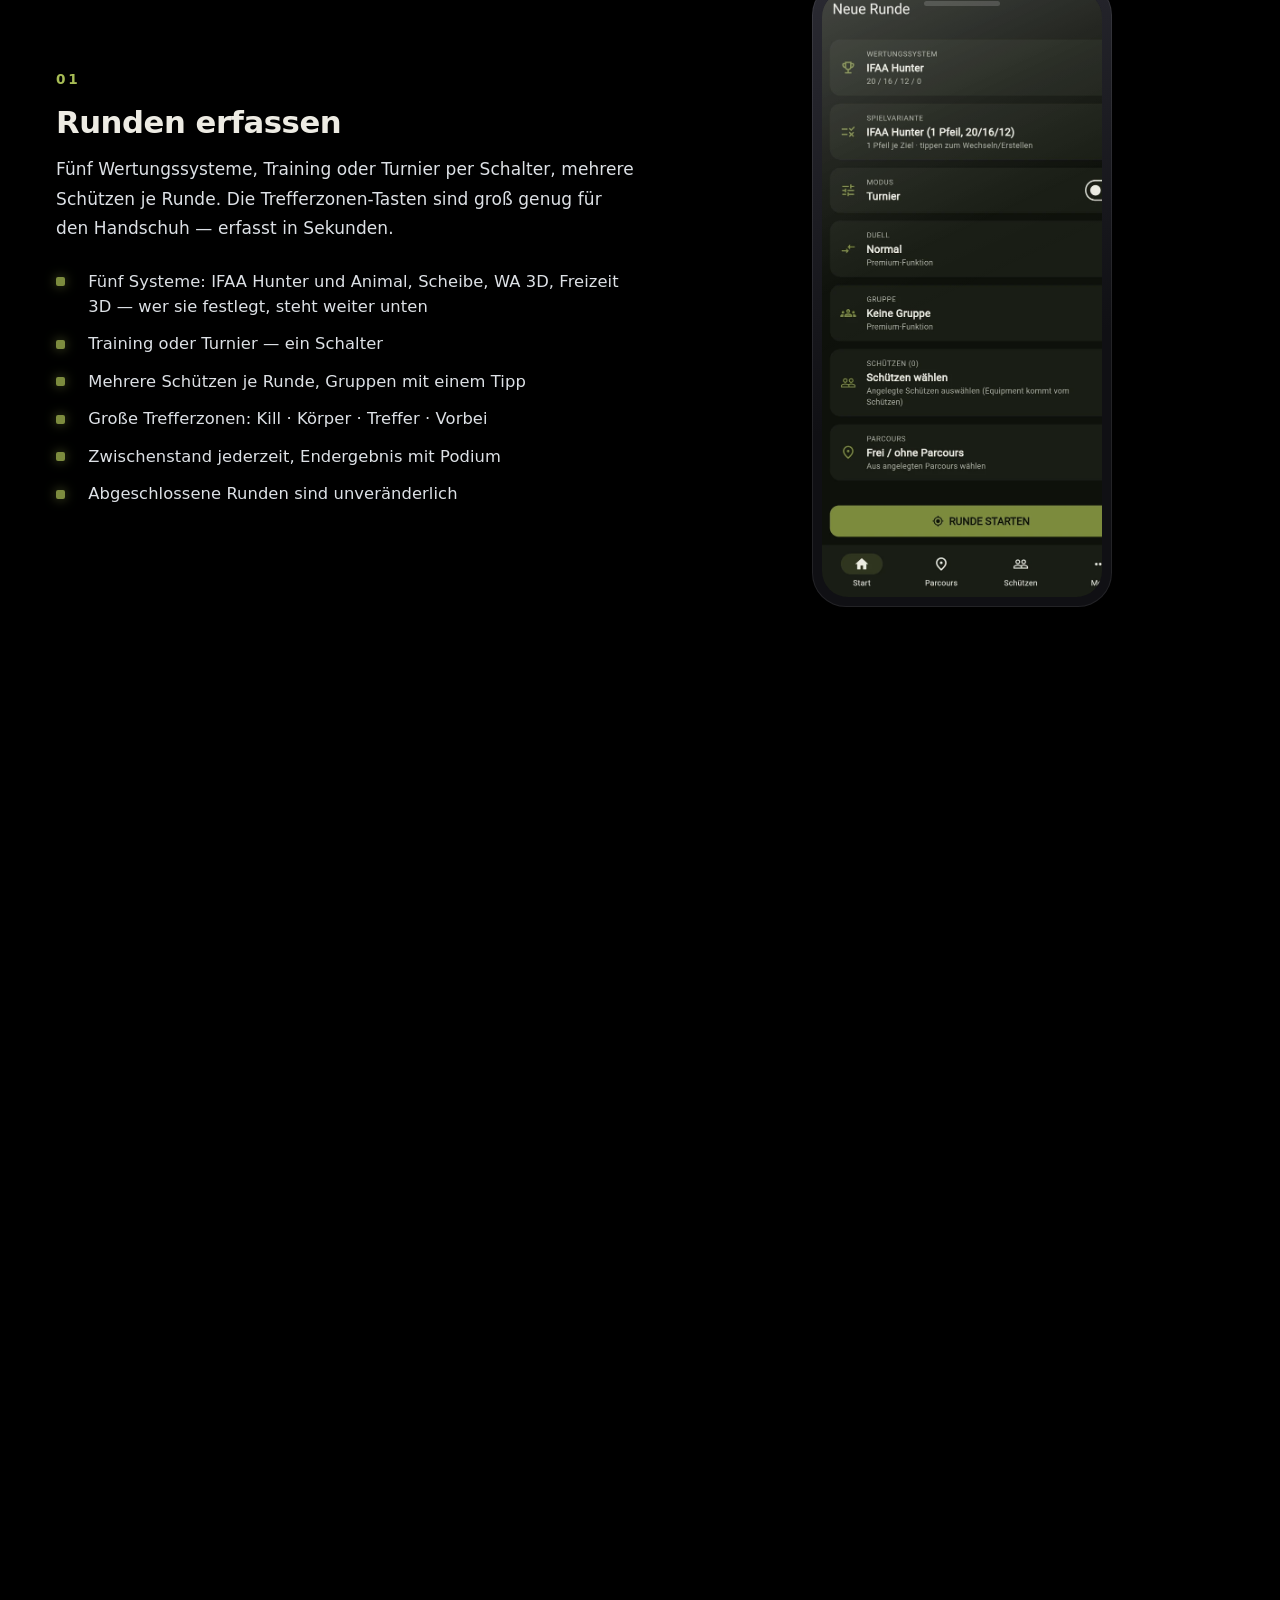
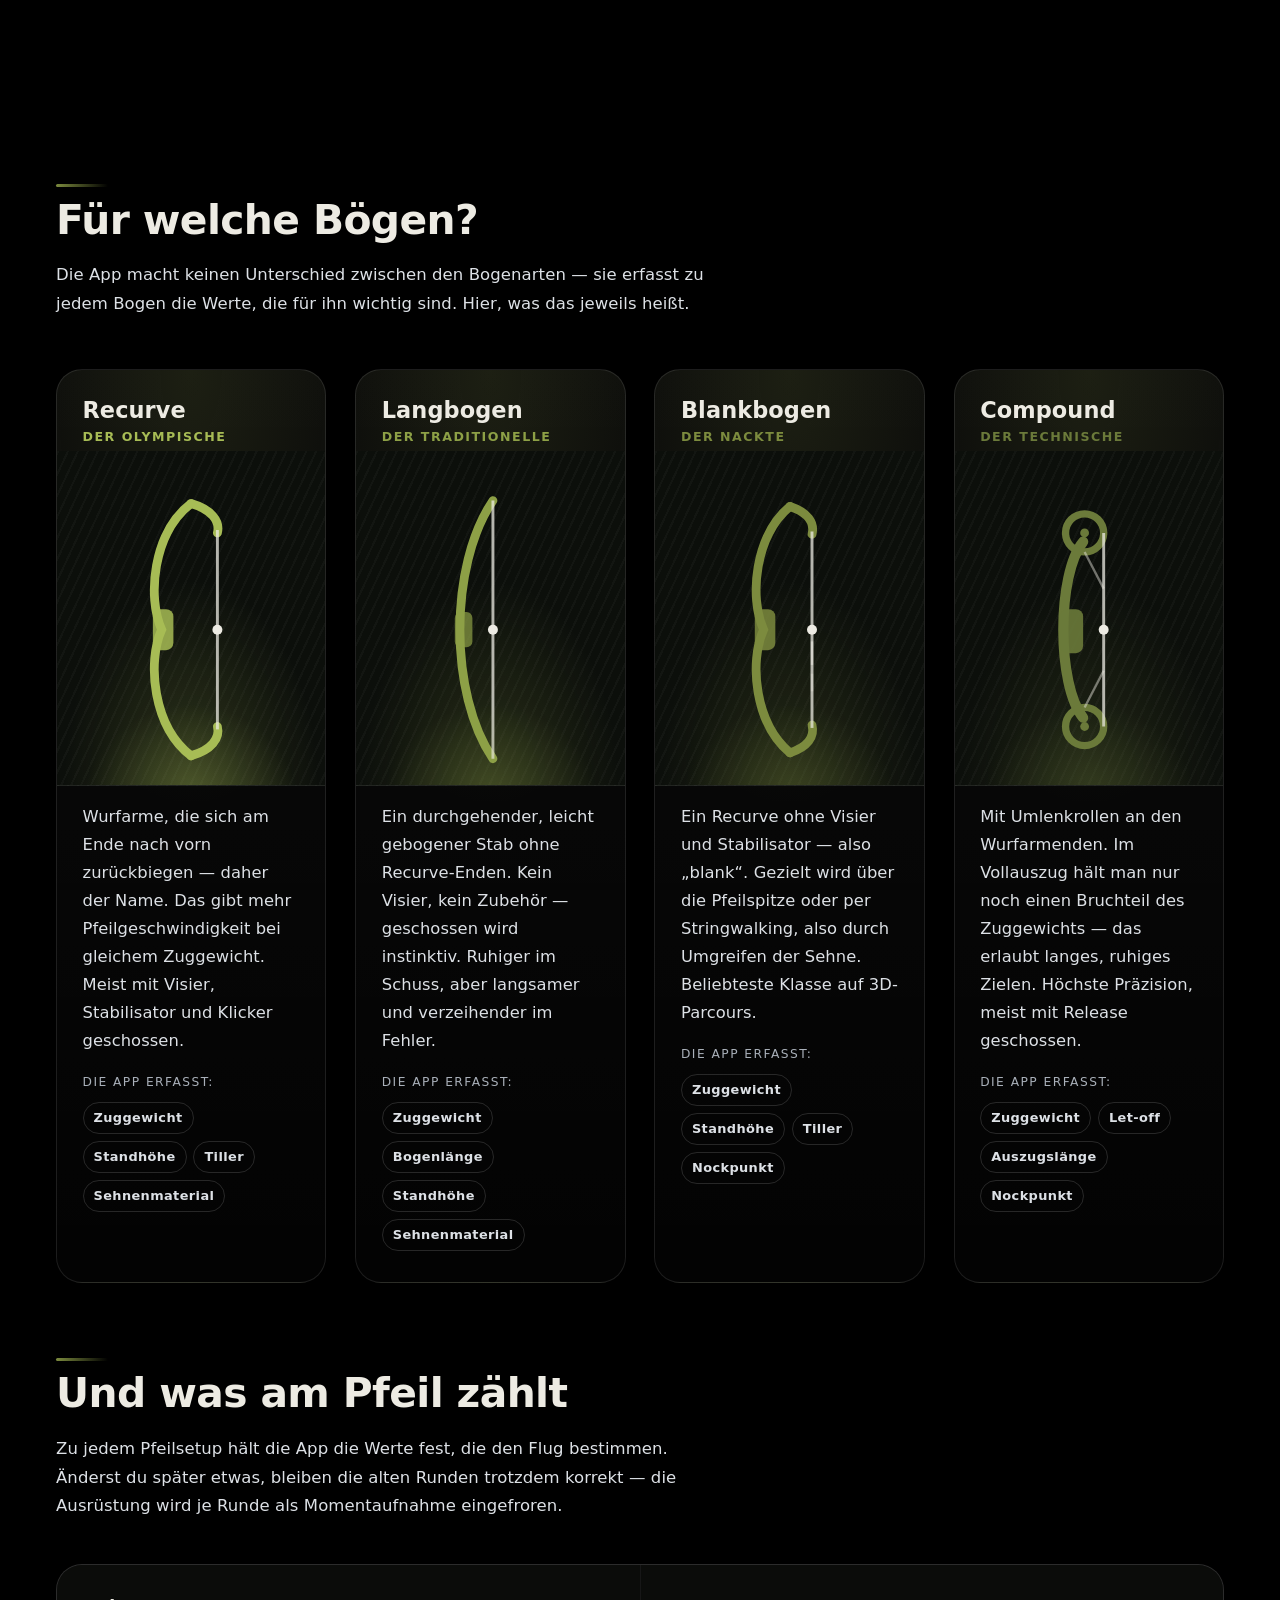
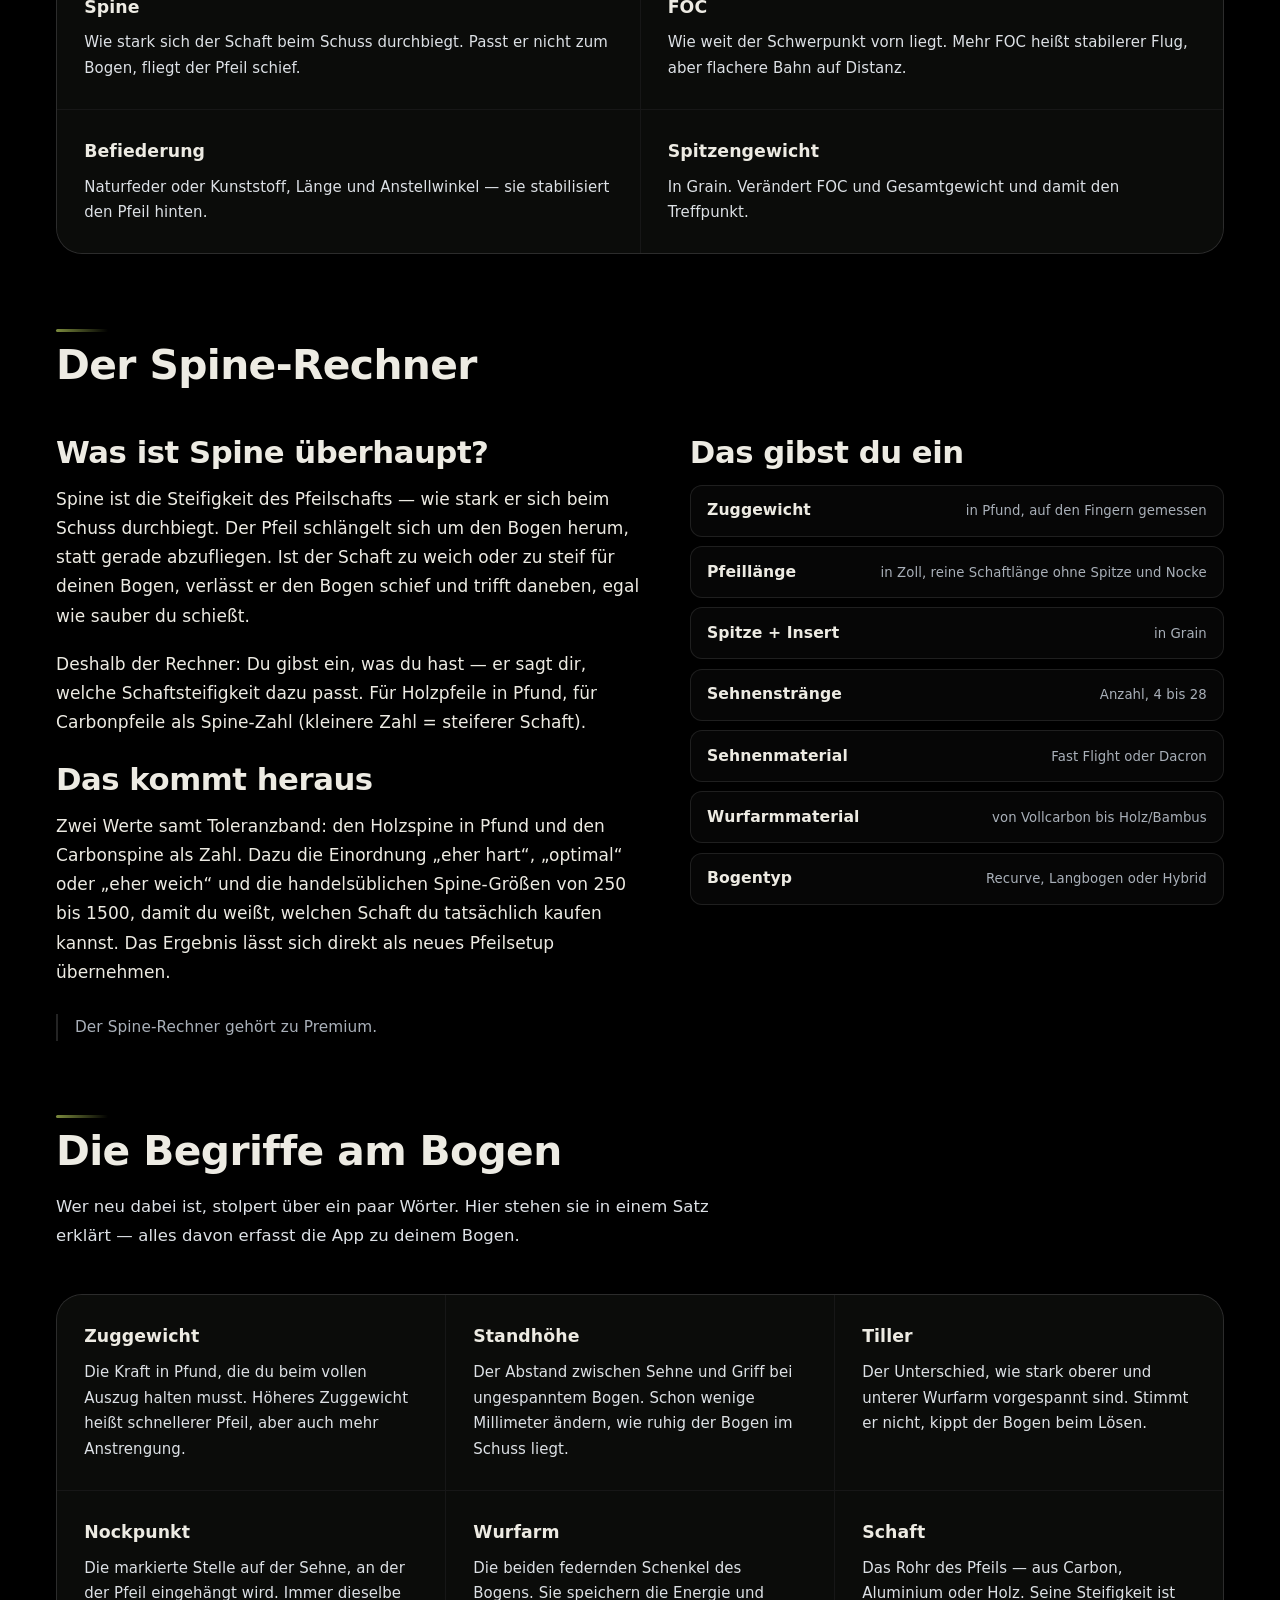
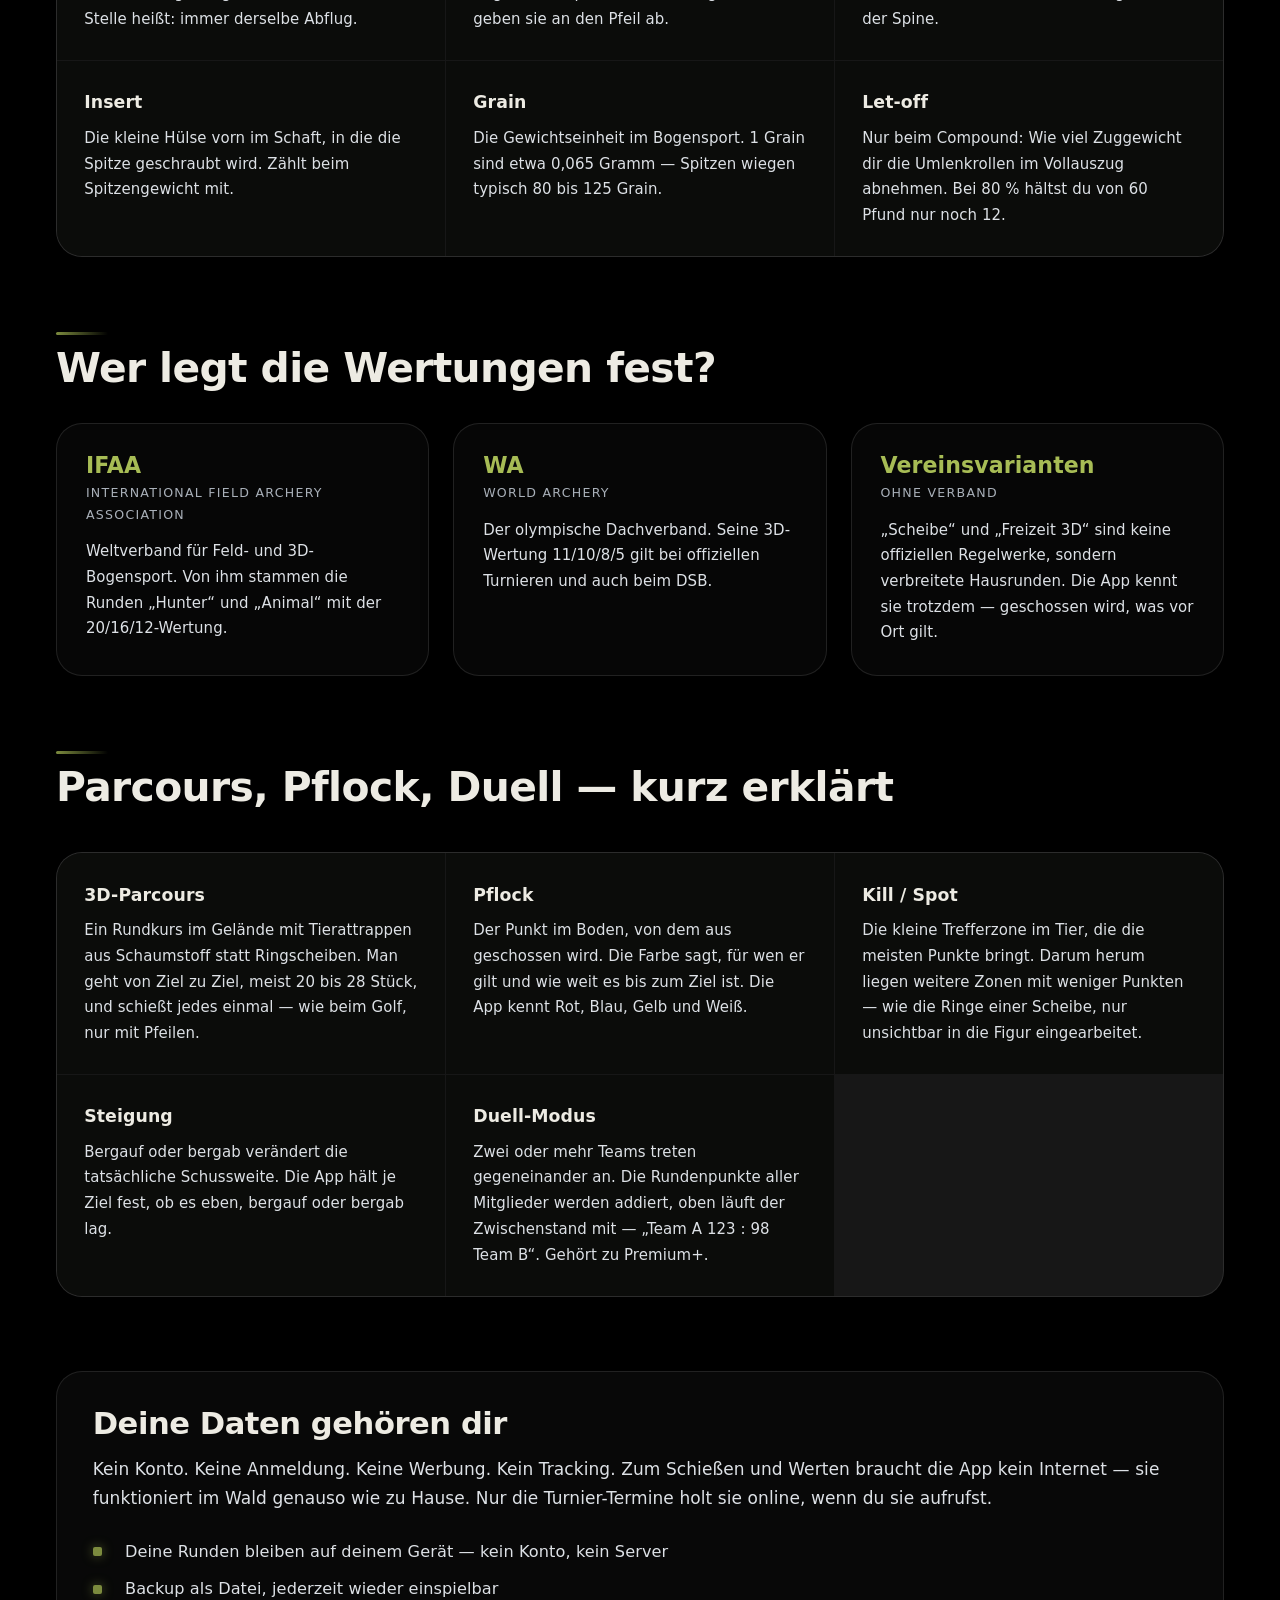
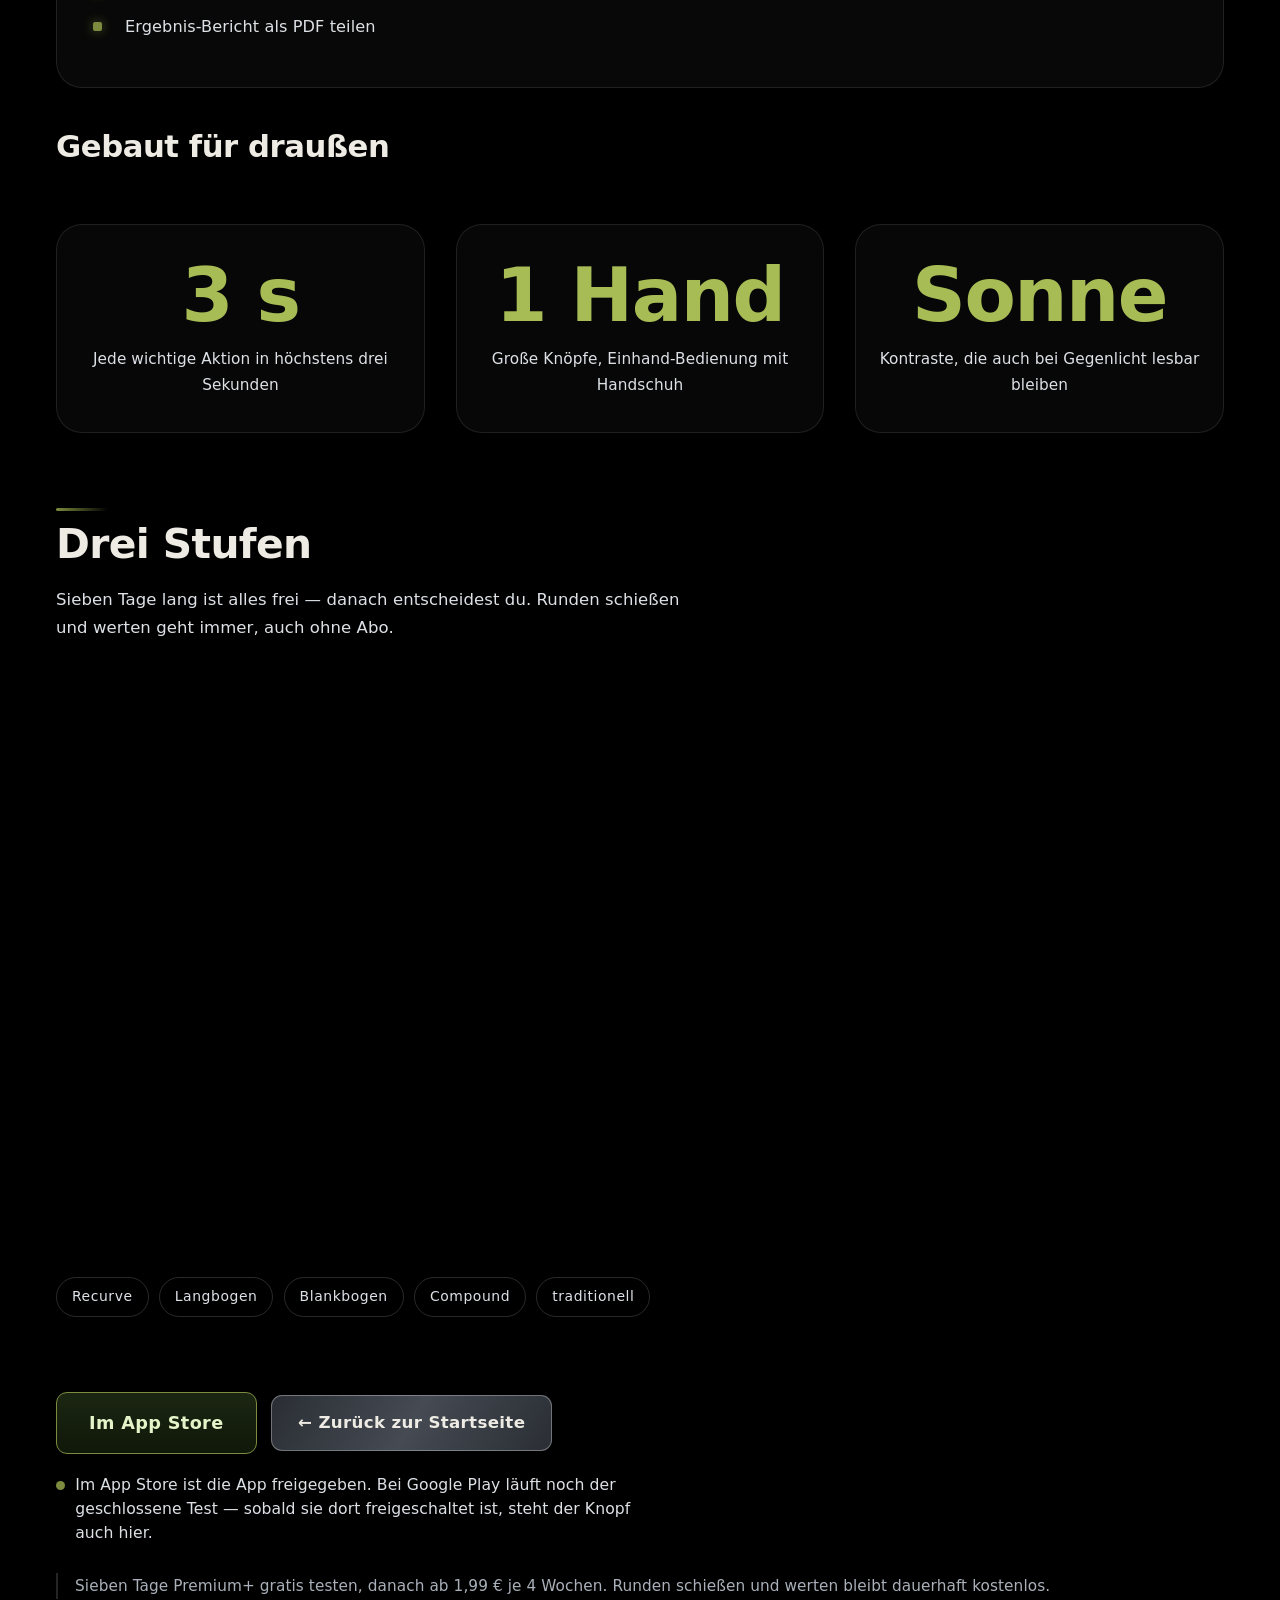
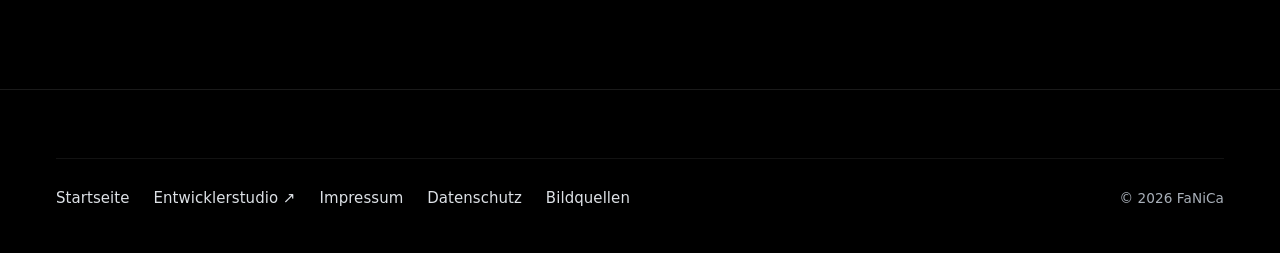
<file: details.html>
<!DOCTYPE html>
<html lang="de">
<head>
<meta charset="utf-8">
<meta name="viewport" content="width=device-width, initial-scale=1">
<title>Instinct Scoring im Detail — Bögen, Spine-Rechner, Wertungen</title>
<meta name="description" content="Alles über Instinct Scoring: vier Bogenarten erklärt, der Spine-Rechner, das Glossar der Bogen-Begriffe, Wertungssysteme und die drei Preisstufen.">
<meta name="theme-color" content="#07070A">
<meta name="color-scheme" content="dark">
<link rel="icon" href="bilder/marke/favicon.svg" type="image/svg+xml">
<link rel="stylesheet" href="style.css">
</head>
<body data-kapitel="instinct">

<a class="sprunglink" href="#inhalt">Zum Inhalt springen</a>

<div class="kulisse" aria-hidden="true"
     style="background:linear-gradient(180deg,#0E100E,#1A1C1A 46%,#10140F)"></div>
<div class="hologramm" aria-hidden="true"></div>
<div class="gitter" aria-hidden="true"></div>
<div class="koerner" aria-hidden="true"></div>

<header class="kopf fest">
 <div class="kopf-innen">
  <a class="kopf-marke" href="index.html">
    <img src="bilder/marke/icon-instinct.webp" alt="" width="30" height="30">
    <span>Instinct<b>.</b></span>
  </a>
  <nav class="kopf-nav" aria-label="Navigation">
    <a href="index.html">← Startseite</a>
    <a href="https://alonepard10501.github.io/fanica/" rel="noopener">Entwicklerstudio ↗</a>
  </nav>
 </div>
</header>

<main id="inhalt" class="unterseite">
  <div class="huelle">

    <div class="kapitelkopf">
      <p class="kennung">Instinct Scoring</p>
      <!-- LOGO-PAAR: App-Logo + gemeinsames Kooperationslogo (Falk 31.07.) -->
      <div class="logo-paar">
        <img class="kapitel-logo" src="bilder/marke/logo-instinct.webp"
             alt="Instinct Scoring — Logo der App" width="220" height="220">
        <span class="logo-mal" aria-hidden="true">×</span>
        <img class="kapitel-logo kapitel-logo-klein" src="bilder/marke/logo-kooperation.webp"
             alt="FaNiCa Fun in Kooperation mit Bogensport Instinkt"
             width="200" height="176">
      </div>
      <h1>Die Scoring-App für Bogensport</h1>
      <p class="kooperationszeile" data-t="instinct.kooperation"></p>
    </div>

    <p class="gross" style="max-width:64ch" data-t="instinct.positionierung"></p>

    <!-- ---------- Die Startseite der App ---------- -->
    <section class="unter-block">
      <h2 data-t="instinct.startTitel">Die Startseite</h2>
      <p class="leise" style="max-width:64ch" data-t="instinct.startText"></p>
      <div class="startseite">
        <div class="startseite-bild">
          <div class="handy" data-neigen>
            <img src="bilder/instinct/start.webp"
                 srcset="bilder/instinct/start.webp 1x, bilder/instinct/start@2x.webp 2x"
                 width="300" height="649" loading="lazy" decoding="async"
                 data-t="instinct.bildStart2Alt" data-t-attr="alt" alt="">
            <div class="handy-glanz" aria-hidden="true"></div>
          </div>
        </div>
        <div class="startseite-text">
          <ol class="startpunkte" id="instinct-start-punkte"></ol>
          <p class="startzeile" data-t="instinct.startZeile"></p>
        </div>
      </div>
    </section>

    <!-- ---------- Funktionsumfang ---------- -->
    <section class="unter-block">
      <h2 data-t="instinct.umfangTitel">Was drinsteckt</h2>
      <p class="leise" style="max-width:64ch" data-t="instinct.umfangText"></p>
      <div class="funktionen" id="instinct-umfang-liste"></div>
      <h3 style="margin-top:clamp(1.8rem,3.4vw,2.6rem)"
          data-t="instinct.umfangAnzeigenTitel"></h3>
      <ul class="anzeigen" id="instinct-umfang-anzeigen"></ul>
      <p class="preis" data-t="instinct.umfangFilter"></p>
    </section>

    <!-- ---------- Funktionsblöcke ---------- -->
    <section class="unter-block">
      <div id="instinct-bloecke"></div>
    </section>

    <!-- ---------- Bogenarten (auf dem Handy klappbar) ---------- -->
    <section class="unter-block">
      <h2 data-t="instinct.boegenTitel">Für welche Bögen?</h2>
      <p class="leise" style="max-width:62ch" data-t="instinct.boegenText"></p>
      <div class="boegen" id="instinct-boegen"></div>
    </section>

    <!-- ---------- Pfeil-Begriffe ---------- -->
    <section class="unter-block">
      <h2 data-t="instinct.pfeileTitel">Und was am Pfeil zählt</h2>
      <p class="leise" style="max-width:62ch" data-t="instinct.pfeileText"></p>
      <div class="begriffe zwei" id="instinct-pfeile"></div>
    </section>

    <!-- ---------- Spine-Rechner ---------- -->
    <section class="unter-block">
      <h2 data-t="instinct.spineTitel">Der Spine-Rechner</h2>
      <div class="spine">
        <div>
          <h3 data-t="instinct.spineFrage">Was ist Spine überhaupt?</h3>
          <p data-t="instinct.spineAntwort"></p>
          <p data-t="instinct.spineWarum"></p>
          <h3 style="margin-top:1.6rem" data-t="instinct.spineErgebnisTitel"></h3>
          <p data-t="instinct.spineErgebnis"></p>
          <p class="preis" data-t="instinct.spineHinweis"></p>
        </div>
        <div>
          <h3 data-t="instinct.spineEingabeTitel">Das gibst du ein</h3>
          <div class="spine-felder" id="instinct-spine-felder"></div>
        </div>
      </div>
    </section>

    <!-- ---------- Glossar ---------- -->
    <section class="unter-block">
      <h2 data-t="instinct.glossarTitel">Die Begriffe am Bogen</h2>
      <p class="leise" style="max-width:64ch" data-t="instinct.glossarText"></p>
      <div class="begriffe drei" id="instinct-glossar"></div>
    </section>

    <!-- ---------- Verbände ---------- -->
    <section class="unter-block">
      <h2 data-t="instinct.verbaendeTitel">Wer legt die Wertungen fest?</h2>
      <div class="verbaende" id="instinct-verbaende"></div>
    </section>

    <!-- ---------- Parcours-Begriffe ---------- -->
    <section class="unter-block">
      <h2 data-t="instinct.parcoursTitel">Parcours, Pflock, Duell</h2>
      <div class="begriffe drei" id="instinct-begriffe"></div>
    </section>

    <!-- ---------- Daten + Versprechen ---------- -->
    <section class="unter-block">
      <div class="karte">
        <h2 style="font-size:clamp(1.3rem,2.6vw,1.8rem)"
            data-t="instinct.datenTitel">Deine Daten gehören dir</h2>
        <p data-t="instinct.datenText"></p>
        <ul class="liste" id="instinct-daten"></ul>
      </div>
      <h3 style="margin-top:clamp(1.8rem,3.4vw,2.6rem)"
          data-t="instinct.versprechenTitel">Gebaut für draußen</h3>
      <div class="zahlen" id="instinct-versprechen"></div>
    </section>

    <!-- ---------- Preisstufen ---------- -->
    <section class="unter-block">
      <h2 data-t="instinct.stufenTitel">Drei Stufen</h2>
      <p class="leise" style="max-width:60ch" data-t="instinct.stufenText"></p>
      <div class="stufen" id="instinct-stufen"></div>
      <div class="marken" id="instinct-zielgruppe" style="margin-top:1.8rem"></div>
    </section>

    <!-- ---------- Aktion ---------- -->
    <section class="unter-block">
      <div class="aktionen">
        <a class="nbtn b-grass gross-knopf"
           href="https://apps.apple.com/de/app/instinct-scoring/id6795424223"
           target="_blank" rel="noopener">
          <span data-t="aktion.apple">Im App Store</span></a>
        <a class="nbtn b-scratch" href="index.html">
          <span data-t="zurueckKnopf">← Zurück zur Startseite</span></a>
      </div>
      <p class="store-status">
        <span class="store-punkt" aria-hidden="true"></span>
        <span data-t="instinct.storeStatus"></span>
      </p>
      <p class="preis" data-t="instinct.preis"></p>
    </section>

  </div>
</main>

<footer class="fuss">
  <div class="huelle">
    <div class="fuss-unten">
      <nav class="fuss-links" aria-label="Rechtliches">
        <a href="index.html">Startseite</a>
        <a href="https://alonepard10501.github.io/fanica/" rel="noopener">Entwicklerstudio ↗</a>
        <a href="impressum.html" data-t="fuss.impressum">Impressum</a>
        <a href="datenschutz.html" data-t="fuss.datenschutz">Datenschutz</a>
        <a href="bildquellen.html" data-t="fuss.bildquellen">Bildquellen</a>
      </nav>
      <span>© <span id="jahr">2026</span> FaNiCa</span>
    </div>
  </div>
</footer>

<script src="texte.js"></script>
<script src="inhalte.js"></script>
<script src="app.js"></script>
</body>
</html>
</file>
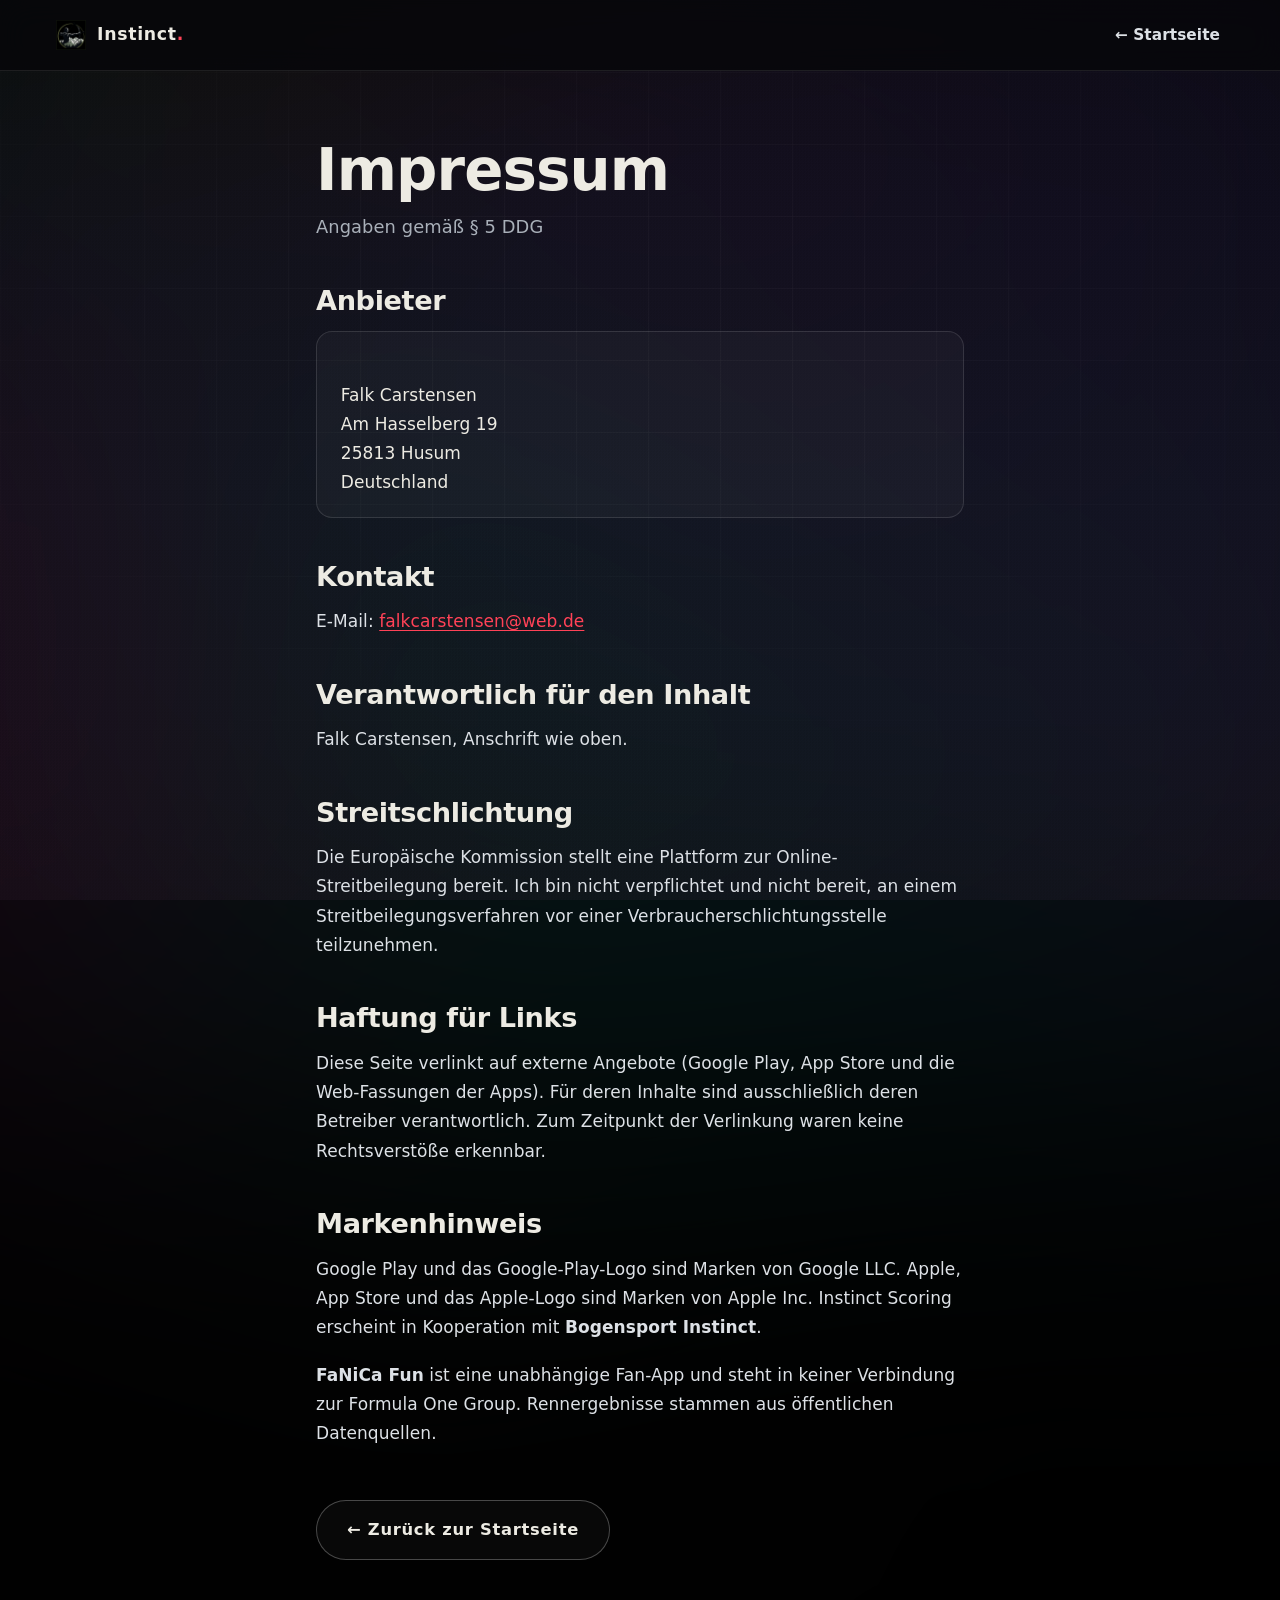
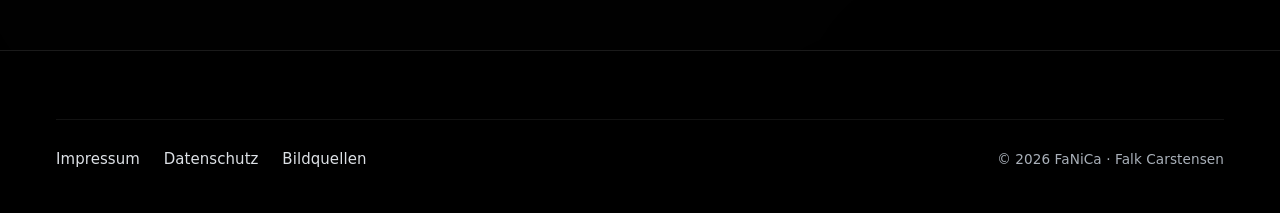
<file: impressum.html>
<!DOCTYPE html>
<html lang="de">
<head>
<meta charset="utf-8">
<meta name="viewport" content="width=device-width, initial-scale=1">
<title>Impressum — FaNiCa · Falk Carstensen</title>
<meta name="description" content="Impressum der Entwickler-Website von Falk Carstensen (FaNiCa).">
<meta name="robots" content="noindex, follow">
<meta name="theme-color" content="#07070A">
<meta name="color-scheme" content="dark">
<link rel="icon" href="bilder/marke/favicon.svg" type="image/svg+xml">
<link rel="stylesheet" href="style.css">
</head>
<body>

<div class="kulisse" aria-hidden="true"
     style="background:linear-gradient(180deg,#000,#07070A 55%,#0A0509)"></div>
<div class="hologramm" aria-hidden="true"></div>
<div class="gitter" aria-hidden="true"></div>
<div class="koerner" aria-hidden="true"></div>

<header class="kopf fest">
 <div class="kopf-innen">
  <a class="kopf-marke" href="index.html">
    <img src="bilder/marke/icon-instinct.webp" alt="" width="30" height="30">
    <span>Instinct<b>.</b></span>
  </a>
  <nav class="kopf-nav" aria-label="Navigation">
    <a href="index.html">← Startseite</a>
  </nav>
 </div>
</header>

<main class="rechtsseite">

  <h1>Impressum</h1>
  <p class="untertitel">Angaben gemäß § 5 DDG</p>

  <h2>Anbieter</h2>
  <address>
Falk Carstensen
Am Hasselberg 19
25813 Husum
Deutschland
  </address>

  <h2>Kontakt</h2>
  <p>
    E-Mail: <a href="mailto:falkcarstensen@web.de">falkcarstensen@web.de</a>
  </p>

  <h2>Verantwortlich für den Inhalt</h2>
  <p>Falk Carstensen, Anschrift wie oben.</p>

  <h2>Streitschlichtung</h2>
  <p>
    Die Europäische Kommission stellt eine Plattform zur Online-Streitbeilegung bereit.
    Ich bin nicht verpflichtet und nicht bereit, an einem Streitbeilegungsverfahren vor
    einer Verbraucherschlichtungsstelle teilzunehmen.
  </p>

  <h2>Haftung für Links</h2>
  <p>
    Diese Seite verlinkt auf externe Angebote (Google Play, App Store und die Web-Fassungen
    der Apps). Für deren Inhalte sind ausschließlich deren Betreiber verantwortlich. Zum
    Zeitpunkt der Verlinkung waren keine Rechtsverstöße erkennbar.
  </p>

  <h2>Markenhinweis</h2>
  <p>
    Google Play und das Google-Play-Logo sind Marken von Google LLC. Apple, App Store und
    das Apple-Logo sind Marken von Apple Inc. Instinct Scoring erscheint in Kooperation mit
    <strong>Bogensport Instinct</strong>.
  </p>
  <p>
    <strong>FaNiCa Fun</strong> ist eine unabhängige Fan-App und steht in keiner Verbindung
    zur Formula One Group. Rennergebnisse stammen aus öffentlichen Datenquellen.
  </p>

  <p style="margin-top:3rem">
    <a class="knopf knopf-rand" href="index.html">← Zurück zur Startseite</a>
  </p>

</main>

<footer class="fuss">
  <div class="huelle">
    <div class="fuss-unten">
      <nav class="fuss-links" aria-label="Rechtliches">
        <a href="impressum.html">Impressum</a>
        <a href="datenschutz.html">Datenschutz</a>
        <a href="bildquellen.html">Bildquellen</a>
      </nav>
      <span>© 2026 FaNiCa · Falk Carstensen</span>
    </div>
  </div>
</footer>

</body>
</html>
</file>
<file: style.css>
/* ============================================================
   FaNiCa — Entwickler-Website
   Dunkelmodus ist der einzige Modus. Reines CSS, kein Framework.
   ============================================================ */

:root {
  /* --- Grundfarben (Intro / Abschluss) --- */
  --schwarz:        #07070A;
  --schwarz-tief:   #000000;
  --anthrazit:      #14141A;
  --creme:          #EDEBE3;
  --grau:           #9AA0A6;
  --grau-hell:      #C6CBD1;

  /* --- FaNiCa-Rot --- */
  --rot:            #E4192B;
  --rot-hell:       #FF4257;
  --rot-tief:       #7A0C16;

  /* --- Instinct Scoring: Oliv / Waldnacht --- */
  --oliv:           #7C8B3E;
  --oliv-tief:      #6B7A3A;
  --oliv-hell:      #A7BC55;
  --waldgruen:      #3E4A2E;
  --wald-anthrazit: #1A1C1A;
  --wald-tief:      #0E100E;

  /* --- NeonPunkt --- */
  --neon-gruen:     #39FF14;
  --neon-pink:      #FF10F0;
  --neon-cyan:      #00FFFF;
  --neon-gelb:      #FFFF00;

  /* --- FaNiCa Fun: Neon-Zweitfarben --- */
  --tuerkis:        #22D3EE;
  --violett:        #A855F7;
  --gelb:           #FACC15;

  /* --- Aktive Kapitelfarbe: wird per JS umgeschaltet --- */
  --akzent:         var(--rot);
  --akzent-hell:    var(--rot-hell);
  --grund:          var(--schwarz);

  /* --- Maße --- */
  --breite:         1180px;
  --breite-schmal:  760px;
  --rand:           clamp(20px, 5vw, 56px);
  --radius:         16px;
  --radius-gross:   26px;

  /* --- Schrift: nur Systemschriften, nichts von fremden Servern --- */
  --schrift-kopf:   "Saira", "Rajdhani", "Bahnschrift", "DIN Alternate",
                    "Segoe UI Semibold", "Roboto Condensed", system-ui, sans-serif;
  --schrift-text:   "Montserrat", "Segoe UI", system-ui, -apple-system,
                    "Helvetica Neue", Arial, sans-serif;

  /* --- Übergänge --- */
  --weich:          cubic-bezier(.22,.61,.36,1);
}

/* ------------------------------------------------------------ Reset */
*, *::before, *::after { box-sizing: border-box; }

html {
  scroll-behavior: smooth;
  -webkit-text-size-adjust: 100%;
  /* Diese Größe ist die rem-Basis der ganzen Seite. Auf großen
     Bildschirmen wird sie weiter unten hochgesetzt — dadurch wachsen
     ALLE rem- und clamp()-Werte mit, nicht nur der Fließtext. */
  font-size: 16px;
}

body {
  margin: 0;
  background: var(--schwarz-tief);
  color: var(--creme);
  font-family: var(--schrift-text);
  font-size: 1rem;          /* folgt der html-Basis */
  line-height: 1.65;
  overflow-x: hidden;
  -webkit-font-smoothing: antialiased;
}

img { max-width: 100%; height: auto; display: block; }

a { color: var(--akzent-hell); text-decoration-thickness: 1px; text-underline-offset: 3px; }
a:hover { color: var(--creme); }

/* Sichtbarer Fokus — Pflicht für Tastaturbedienung */
:focus-visible {
  outline: 3px solid var(--akzent-hell);
  outline-offset: 3px;
  border-radius: 4px;
}

/* Sprung zum Inhalt */
.sprunglink {
  position: absolute; left: -9999px; top: 0; z-index: 999;
  background: var(--creme); color: #000; padding: 14px 22px;
  font-weight: 700; border-radius: 0 0 10px 0;
}
.sprunglink:focus { left: 0; }

/* ------------------------------------------------- Grundbausteine */
.huelle {
  width: min(100% - var(--rand) * 2, var(--breite));
  margin-inline: auto;
}
.huelle-schmal {
  width: min(100% - var(--rand) * 2, var(--breite-schmal));
  margin-inline: auto;
}

h1, h2, h3, h4 {
  font-family: var(--schrift-kopf);
  font-weight: 800;
  line-height: 1.04;
  letter-spacing: -0.015em;
  margin: 0 0 .5em;
  text-wrap: balance;
}

/* Die rem-Obergrenzen wachsen über die html-Basis mit (siehe unten,
   große Bildschirme) — deshalb dürfen die Deckel großzügig sein. */
h1 { font-size: clamp(2.6rem, 8.4vw, 6.4rem); }
h2 { font-size: clamp(2rem, 5.2vw, 4.4rem); }
h3 { font-size: clamp(1.3rem, 2.4vw, 2.1rem); }
h4 { font-size: clamp(1.05rem, 1.6vw, 1.4rem); }

p { margin: 0 0 1.1em; }
p:last-child { margin-bottom: 0; }

.gross     { font-size: clamp(1.1rem, 1.9vw, 1.6rem); line-height: 1.55; }
.leise     { color: var(--grau); }
.mittig    { text-align: center; }

/* Augenbraue / Kapitelkennung */
.kennung {
  font-family: var(--schrift-kopf);
  font-size: .78rem;
  font-weight: 700;
  letter-spacing: .26em;
  text-transform: uppercase;
  color: var(--akzent-hell);
  margin: 0 0 1.1rem;
  display: flex; align-items: center; gap: .8rem;
}
.kennung::after {
  content: ""; flex: 1; height: 1px; max-width: 90px;
  background: linear-gradient(90deg, var(--akzent), transparent);
}
.kennung.zentriert { justify-content: center; }
.kennung.zentriert::after { display: none; }

/* ------------------------------------------------------- Abschnitt */
.abschnitt {
  position: relative;
  padding: clamp(90px, 13vh, 170px) 0;
  isolation: isolate;
}

/* KAPITELFARBE FEST AM ABSCHNITT.
   Vorher hing sie allein am Scroll-Skript — ohne JavaScript (oder solange
   noch nicht gescrollt wurde) war das ganze Instinct-Kapitel rot statt oliv.
   Jetzt trägt jeder Abschnitt seine Farbe selbst; das Skript färbt nur noch
   Kopfzeile und Hintergrund weich mit. */
[data-kapitel="instinct"] {
  --akzent: var(--oliv);
  --akzent-hell: var(--oliv-hell);
}
[data-kapitel="neonpunkt"] {
  --akzent: var(--neon-gruen);
  --akzent-hell: #7BFF5C;
}
[data-kapitel="fanica"],
[data-kapitel="intro"],
[data-kapitel="ueber"],
[data-kapitel="schluss"] {
  --akzent: var(--rot);
  --akzent-hell: var(--rot-hell);
}
/* „Auf einen Blick" vergleicht ALLE DREI Apps — deshalb bekommt der
   Abschnitt bewusst KEINE App-Farbe (rot gehörte FaNiCa Fun allein und
   sah aus, als sei die Tabelle nur zu dieser einen App).
   Falk 31.07.: „welche App ist für dich hat noch die falschen Farben".
   Neutrales Silberweiß stellt die drei gleichberechtigt nebeneinander. */
[data-kapitel="vergleich"] {
  --akzent: #8E97A3;
  --akzent-hell: #D7DDE4;
}

/* Der Hintergrund jedes Kapitels — weicher Wechsel, kein harter Schnitt */
.kulisse {
  position: fixed;
  inset: 0;
  z-index: -2;
  background: var(--schwarz-tief);
  transition: background 1.1s var(--weich);
}

/* ============================================================
   HOLOGRAFISCHER HINTERGRUND (Falk 30.07.)
   Schlichtes Schwarz wirkte leer. Jetzt: schimmernde Lichtbrechung
   wie auf einer Hologramm-Folie — vier Ebenen übereinander,
   alle mit CSS erzeugt, kein einziges Bild.
   ============================================================ */

/* 1) Regenbogen-Schimmer: breite, sehr weiche Farbbänder, die langsam
      wandern. mix-blend-mode legt sie wie Öl auf Wasser über den Grund. */
.hologramm {
  position: fixed; inset: -20%; z-index: -2; pointer-events: none;
  opacity: .13;
  mix-blend-mode: screen;
  background:
    conic-gradient(from 210deg at 22% 28%,
      rgba(255,0,128,.55), rgba(0,229,255,.5)  16%,
      rgba(140,255,80,.42) 33%, rgba(255,214,0,.5) 50%,
      rgba(160,80,255,.55) 68%, rgba(0,255,200,.45) 84%,
      rgba(255,0,128,.55)),
    conic-gradient(from 20deg at 78% 72%,
      rgba(0,180,255,.4), rgba(255,60,120,.42) 25%,
      rgba(120,255,190,.35) 52%, rgba(190,120,255,.45) 76%,
      rgba(0,180,255,.4));
  filter: blur(min(150px, 19vw)) saturate(1.35);
  animation: hologramm-drift 42s var(--weich) infinite alternate;
  will-change: transform;
}

/* 2) Beugungsstreifen: schmale, schräge Regenbogenlinien wie auf einer
      Hologramm-Karte, wenn man sie kippt. */
.hologramm::before {
  content: ""; position: absolute; inset: 0;
  opacity: .28; mix-blend-mode: color-dodge;
  background: repeating-linear-gradient(112deg,
    transparent 0 22px,
    rgba(255,0,140,.10) 22px 26px,
    rgba(0,220,255,.11) 26px 30px,
    rgba(150,255,120,.08) 30px 34px,
    transparent 34px 58px);
  animation: hologramm-streifen 26s linear infinite;
}

/* 3) Lichtreflex: ein breiter Schein, der schräg über die Fläche zieht —
      das, was ein Hologramm im Licht macht. */
.hologramm::after {
  content: ""; position: absolute; inset: -30%;
  background: linear-gradient(104deg,
    transparent 38%,
    rgba(255,255,255,.05) 47%,
    rgba(255,255,255,.10) 50%,
    rgba(255,255,255,.05) 53%,
    transparent 62%);
  animation: hologramm-reflex 19s var(--weich) infinite;
}

/* 4) Gitternetz: kaum sichtbar, gibt der Fläche Tiefe und Technik-Anmutung */
.gitter {
  position: fixed; inset: 0; z-index: -2; pointer-events: none;
  opacity: .07;
  background-image:
    linear-gradient(rgba(255,255,255,.4) 1px, transparent 1px),
    linear-gradient(90deg, rgba(255,255,255,.4) 1px, transparent 1px);
  background-size: 72px 72px;
  /* Nach außen ausblenden, damit es nicht wie Millimeterpapier wirkt */
  -webkit-mask-image: radial-gradient(120% 90% at 50% 35%, #000 12%, transparent 72%);
          mask-image: radial-gradient(120% 90% at 50% 35%, #000 12%, transparent 72%);
}

@keyframes hologramm-drift {
  0%   { transform: translate3d(-3%, -2%, 0) rotate(0deg)   scale(1.05); }
  50%  { transform: translate3d( 2%,  3%, 0) rotate(4deg)   scale(1.16); }
  100% { transform: translate3d( 4%, -3%, 0) rotate(-3deg)  scale(1.09); }
}
@keyframes hologramm-streifen {
  from { background-position: 0 0; }
  to   { background-position: 340px 140px; }
}
@keyframes hologramm-reflex {
  0%, 100% { transform: translateX(-38%); opacity: 0; }
  42%      { opacity: 1; }
  58%      { opacity: 1; }
  99%      { transform: translateX(38%);  opacity: 0; }
}

/* Feines Rauschen über allem — nimmt dem Schwarz die Flachheit */
.koerner {
  position: fixed; inset: 0; z-index: -1; pointer-events: none;
  opacity: .05; mix-blend-mode: overlay;
  background-image:
    repeating-conic-gradient(#fff 0% 25%, transparent 0% 50%);
  background-size: 3px 3px;
}

/* ------------------------------------------- Licht-Ebenen je Kapitel */
.licht {
  position: absolute; inset: 0; z-index: -1;
  pointer-events: none; overflow: hidden;
}
.licht span {
  position: absolute;
  border-radius: 50%;
  filter: blur(min(90px, 14vw));
  opacity: .5;
  will-change: transform;
}

/* Intro: rotes Glühen, wandert langsam */
.licht-intro span:nth-child(1) {
  width: 62vw; height: 62vw; left: -14vw; top: -18vw;
  background: radial-gradient(circle, rgba(228,25,43,.5), transparent 68%);
  animation: wandern 26s var(--weich) infinite alternate;
}
.licht-intro span:nth-child(2) {
  width: 44vw; height: 44vw; right: -10vw; bottom: -14vw;
  background: radial-gradient(circle, rgba(122,12,22,.62), transparent 70%);
  animation: wandern 34s var(--weich) infinite alternate-reverse;
}

/* Instinct: olivfarbenes Licht von unten, Nebelschichten */
.licht-wald span:nth-child(1) {
  width: 120vw; height: 55vw; left: -10vw; bottom: -26vw;
  background: radial-gradient(ellipse, rgba(124,139,62,.46), transparent 66%);
  animation: wandern 32s var(--weich) infinite alternate;
}
.licht-wald span:nth-child(2) {
  width: 55vw; height: 55vw; right: -8vw; top: -12vw;
  background: radial-gradient(circle, rgba(62,74,46,.6), transparent 70%);
  animation: wandern 40s var(--weich) infinite alternate-reverse;
}

/* FaNiCa Fun: Lichtspuren laufen von rechts nach links */
.licht-spuren span:nth-child(1) {
  width: 70vw; height: 70vw; right: -20vw; top: -22vw;
  background: radial-gradient(circle, rgba(228,25,43,.42), transparent 68%);
  animation: wandern 28s var(--weich) infinite alternate;
}
.licht-spuren span:nth-child(2) {
  width: 46vw; height: 46vw; left: -12vw; bottom: -16vw;
  background: radial-gradient(circle, rgba(34,211,238,.24), transparent 70%);
  animation: wandern 36s var(--weich) infinite alternate-reverse;
}

/* NeonPunkt: nur ein einziger Leuchtpunkt, Farbe wechselt */
.licht-punkt span:nth-child(1) {
  width: 52vw; height: 52vw; left: 50%; top: 46%;
  transform: translate(-50%, -50%);
  background: radial-gradient(circle, rgba(57,255,20,.3), transparent 66%);
  transition: background 1.4s var(--weich);
  animation: atmen 9s ease-in-out infinite;
}

@keyframes wandern {
  from { transform: translate3d(0,0,0) scale(1); }
  to   { transform: translate3d(6vw, 5vh, 0) scale(1.16); }
}
@keyframes atmen {
  0%, 100% { transform: translate(-50%, -50%) scale(1); opacity: .46; }
  50%      { transform: translate(-50%, -50%) scale(1.14); opacity: .62; }
}

/* Laufende Lichtspuren im FaNiCa-Kapitel (statt Rennbildern) */
.spuren {
  position: absolute; inset: 0; z-index: -1;
  overflow: hidden; pointer-events: none; opacity: .5;
}
.spuren i {
  position: absolute; height: 1px; left: -30%;
  width: 30%;
  background: linear-gradient(90deg, transparent, var(--spurfarbe, var(--rot)), transparent);
  animation: spur linear infinite;
}
@keyframes spur {
  from { transform: translateX(-40vw); opacity: 0; }
  12%  { opacity: 1; }
  88%  { opacity: 1; }
  to   { transform: translateX(150vw); opacity: 0; }
}

/* ------------------------------------------------------------ Kopf */
.kopf {
  position: fixed; top: 0; left: 0; right: 0; z-index: 90;
  /* Der Balken selbst geht über die volle Breite (Hintergrund),
     sein INHALT bleibt im Raster — sonst reißt die Zeile auf 4K
     mit 3000 px zwischen Marke und Navigation auseinander. */
  display: grid; justify-items: stretch;
  padding: 14px var(--rand);
  background: rgba(7,7,10,0);
  backdrop-filter: blur(0px);
  transition: background .5s var(--weich), backdrop-filter .5s var(--weich),
              border-color .5s var(--weich);
  border-bottom: 1px solid transparent;
}
.kopf-innen {
  display: flex; align-items: center; justify-content: space-between;
  gap: 1rem;
  width: 100%; max-width: var(--breite);
  margin-inline: auto;
}
.kopf.fest {
  background: rgba(7,7,10,.82);
  backdrop-filter: blur(14px) saturate(1.3);
  border-bottom-color: rgba(255,255,255,.09);
}

/* Lesefortschritt — dünner Strich unter der Kopfzeile, färbt sich je Kapitel */
.fortschritt {
  position: fixed; top: 0; left: 0; z-index: 95;
  height: 3px; width: 100%;
  transform: scaleX(var(--anteil, 0)); transform-origin: left;
  /* Farbe kommt vom Skript (--kopf-akzent); ohne JS gilt der Rückfall. */
  background: linear-gradient(90deg,
    var(--kopf-akzent, var(--rot)),
    var(--kopf-akzent-hell, var(--rot-hell)));
  box-shadow: 0 0 14px -2px var(--kopf-akzent-hell, var(--rot-hell));
  transition: transform .12s linear, background .6s var(--weich);
  pointer-events: none;
}
.kopf-marke {
  display: flex; align-items: center; gap: .65rem;
  font-family: var(--schrift-kopf); font-weight: 800;
  font-size: 1.02rem; letter-spacing: .04em;
  color: var(--creme); text-decoration: none;
}
.kopf-marke img { width: 30px; height: 30px; object-fit: contain; }
.kopf-marke b {
  color: var(--kopf-akzent-hell, var(--rot-hell));
  transition: color .5s var(--weich);
}

.kopf-nav { display: flex; align-items: center; gap: clamp(.5rem, 1.8vw, 1.7rem); }
.kopf-nav a {
  color: var(--grau-hell); text-decoration: none;
  font-size: .9rem; font-weight: 600;
  padding: 8px 4px; position: relative;
  transition: color .3s;
}
.kopf-nav a::after {
  content: ""; position: absolute; left: 4px; right: 4px; bottom: 2px;
  height: 2px; background: var(--kopf-akzent, var(--rot)); border-radius: 2px;
  transform: scaleX(0); transform-origin: left;
  transition: transform .35s var(--weich);
}
.kopf-nav a:hover, .kopf-nav a:focus-visible { color: var(--creme); }
.kopf-nav a:hover::after { transform: scaleX(1); }

/* Auf dem Handy bleiben ALLE Punkte erreichbar — vorher waren sie
   ausgeblendet und es gab keinen Ersatz. Jetzt nur kürzer und enger. */
@media (max-width: 640px) {
  .kopf { padding: 10px 14px; gap: .4rem; }
  .kopf-nav { gap: .55rem; }
  .kopf-nav a { font-size: .78rem; padding: 8px 2px; }
  .kopf-marke span { font-size: .92rem; }
  .kopf-marke img { width: 26px; height: 26px; }
  .sprachknopf { padding: 5px 10px; font-size: .72rem; }
}
@media (max-width: 400px) {
  /* Die Wortmarke bleibt lesbar — nur kleiner. Ganz ausblenden ließ
     das Symbol allein stehen, damit war die Marke nicht mehr erkennbar. */
  .kopf-marke span { font-size: .82rem; }
  .kopf-marke img { width: 22px; height: 22px; }
  .kopf-nav a { font-size: .72rem; }
  .kopf-nav { gap: .42rem; }
}
/* 🔴 Diese Seite hat VIER Menüpunkte (die Entwickler-Website hat drei).
   Auf dem Handy brachen sie zweizeilig um und schoben sich über die
   Kooperationszeile darunter — auf 390 px war beides unlesbar.
   Lösung: Unter 700 px fallen die zwei reinen Sprungmarken weg
   („Die App" und „Preise" sind ohnehin nur ein Scroll entfernt).
   Es bleiben die zwei Ziele, die man NICHT durch Scrollen erreicht:
   die Detailseite und das Entwicklerstudio. */
@media (max-width: 700px) {
  .kopf-nav a[href="#app"],
  .kopf-nav a[href="#stufen"] { display: none; }
}

/* Unter ~345px passen drei Menüwörter nicht mehr nebeneinander —
   sie brachen zweizeilig um und kippten die ganze Zeile schief.
   Deshalb hier: nicht umbrechen lassen, dafür enger und kleiner. */
@media (max-width: 360px) {
  .kopf { padding: 8px 10px; }
  .kopf-innen { gap: .5rem; }
  .kopf-nav { gap: .34rem; flex-wrap: nowrap; }
  .kopf-nav a {
    font-size: .68rem; padding: 6px 1px;
    white-space: nowrap;
  }
  .kopf-marke span { font-size: .76rem; }
  .kopf-marke img { width: 20px; height: 20px; }
  .sprachknopf { padding: 4px 8px; font-size: .66rem; letter-spacing: .05em; }
}

.sprachknopf {
  background: transparent; color: var(--creme);
  border: 1px solid rgba(255,255,255,.24);
  border-radius: 999px; padding: 6px 14px;
  font-family: var(--schrift-kopf); font-weight: 700; font-size: .8rem;
  letter-spacing: .1em; cursor: pointer;
  transition: border-color .3s, background .3s, color .3s;
}
.sprachknopf:hover {
  border-color: var(--kopf-akzent, var(--rot));
  background: rgba(255,255,255,.06);
}

/* ------------------------------------------------------------ Hero */
.hero {
  min-height: 100svh;
  display: flex; flex-direction: column;
  align-items: center; justify-content: center;
  text-align: center;
  padding: 120px var(--rand) 60px;
  position: relative;
}
.hero-logo {
  /* Deckel grosszuegiger: bei 4K blieb das Logo sonst bei 330px stehen,
     waehrend Schrift und Raster mitwuchsen. */
  width: clamp(180px, 27vw, 460px);
  margin: 0 auto clamp(1.4rem, 4vw, 2.6rem);
  filter: drop-shadow(0 18px 50px rgba(228,25,43,.32));
  animation: auftauchen 1.1s var(--weich) both;
}
.hero h1 { margin-bottom: .28em; }
.hero h1 span { display: block; }
.hero h1 .zwei {
  background: linear-gradient(100deg, var(--rot-hell) 10%, var(--creme) 62%);
  -webkit-background-clip: text; background-clip: text;
  -webkit-text-fill-color: transparent; color: transparent;
}
.hero p.gross { max-width: 56ch; margin-inline: auto; color: var(--grau-hell); }

/* Ohne Titelzeile trägt dieser Satz den Hero allein — größer, heller,
   mittig. (Falk 30.07.) */
h1.hero-text,
.hero-text {
  /* Falk 30.07.: Schriftgröße wie vor dem Umbau (.gross) — nur zentriert.
     Das Element ist die H1 der Seite (Suchmaschinen/Screenreader brauchen
     genau eine), soll aber NICHT wie eine Überschrift aussehen. */
  font-size: clamp(1.1rem, 1.9vw, 1.6rem);
  line-height: 1.55;
  font-family: var(--schrift-text);
  font-weight: 400;
  color: var(--grau-hell) !important;
  max-width: 56ch !important;
  margin: clamp(.8rem, 2.4vw, 1.6rem) auto 0;
  text-align: center;
  text-wrap: balance;
}
.hero-text::after {           /* feiner Strich als Abschluss */
  content: ""; display: block;
  width: clamp(60px, 8vw, 110px); height: 3px;
  margin: clamp(1.4rem, 3vw, 2.2rem) auto 0;
  border-radius: 3px;
  background: linear-gradient(90deg, transparent, var(--akzent), transparent);
}

.hero-knoepfe {
  display: flex; flex-wrap: wrap; gap: .9rem;
  justify-content: center; margin-top: 2.4rem;
}

/* Marken-Punkte am unteren Rand */
.markenpunkte {
  display: flex; gap: clamp(1rem, 4vw, 2.6rem);
  justify-content: center;
  /* Abstand nach unten hält den Scroll-Hinweis frei — er sitzt absolut
     am unteren Rand und darf die Marken-Punkte nicht überlagern. */
  margin-top: clamp(2.4rem, 6vh, 4rem);
  margin-bottom: clamp(3.4rem, 7vh, 5rem);
  flex-wrap: wrap;
}
.markenpunkt {
  display: flex; flex-direction: column; align-items: center; gap: .7rem;
  background: none; border: 0; cursor: pointer;
  color: var(--grau); font-family: var(--schrift-text);
  font-size: .8rem; font-weight: 600; letter-spacing: .04em;
  padding: 8px 10px; border-radius: 12px;
  transition: color .3s, transform .3s var(--weich);
}
.markenpunkt i {
  width: 15px; height: 15px; border-radius: 50%;
  background: var(--pf); display: block;
  box-shadow: 0 0 0 0 var(--pf);
  transition: box-shadow .45s var(--weich), transform .35s var(--weich);
}
.markenpunkt:hover { color: var(--creme); transform: translateY(-4px); }
.markenpunkt:hover i { box-shadow: 0 0 26px 3px var(--pf); transform: scale(1.25); }

.scrollhinweis {
  position: absolute; bottom: 26px; left: 50%; transform: translateX(-50%);
  font-size: .68rem; letter-spacing: .28em; text-transform: uppercase;
  color: var(--grau); display: flex; flex-direction: column;
  align-items: center; gap: .55rem;
}
.scrollhinweis::after {
  content: ""; width: 1px; height: 34px;
  background: linear-gradient(180deg, var(--grau), transparent);
  animation: rutschen 2.4s ease-in-out infinite;
}
@keyframes rutschen {
  0%, 100% { opacity: .25; transform: scaleY(.55); transform-origin: top; }
  50%      { opacity: 1;   transform: scaleY(1);   transform-origin: top; }
}

@keyframes auftauchen {
  from { opacity: 0; transform: translateY(26px) scale(.97); }
  to   { opacity: 1; transform: none; }
}

/* ---------------------------------------------------------- Knöpfe */
.knopf {
  display: inline-flex; align-items: center; justify-content: center;
  gap: .6rem;
  padding: 15px 30px;
  font-family: var(--schrift-kopf); font-weight: 700;
  font-size: .96rem; letter-spacing: .045em;
  border-radius: 999px; border: 1px solid transparent;
  text-decoration: none; cursor: pointer;
  transition: transform .28s var(--weich), box-shadow .28s var(--weich),
              background .28s, border-color .28s, color .28s;
}
.knopf-voll {
  background: var(--akzent); color: #0A0A0C;
  box-shadow: 0 10px 34px -12px var(--akzent);
}
.knopf-voll:hover {
  transform: translateY(-3px);
  box-shadow: 0 18px 44px -12px var(--akzent);
  color: #0A0A0C;
}
.knopf-rand {
  background: rgba(255,255,255,.03); color: var(--creme);
  border-color: rgba(255,255,255,.26);
}
.knopf-rand:hover {
  transform: translateY(-3px);
  border-color: var(--akzent); background: rgba(255,255,255,.08);
  color: var(--creme);
}
.knopf-aus,
.knopf[aria-disabled="true"] {
  opacity: .42; cursor: not-allowed; pointer-events: none;
  filter: grayscale(1);
}

/* ------------------------------------------------------ Store-Reihe */
.aktionen {
  display: flex; flex-wrap: wrap; gap: .85rem;
  align-items: center; margin-top: 2rem;
}

/* Offizielle Store-Badges — Originalmaße, unverändert */
.badge {
  display: inline-flex; align-items: center; gap: .7rem;
  height: 54px; padding: 0 20px 0 17px;
  border-radius: 10px; text-decoration: none;
  background: #000; border: 1px solid rgba(255,255,255,.3);
  color: #fff; transition: transform .28s var(--weich), border-color .28s;
}
.badge:hover { transform: translateY(-3px); border-color: rgba(255,255,255,.6); color: #fff; }
.badge svg { width: 26px; height: 26px; flex: none; }
.badge-text { display: flex; flex-direction: column; line-height: 1.16; }
.badge-text small {
  font-size: .58rem; letter-spacing: .07em; text-transform: uppercase;
  opacity: .8;
}
.badge-text strong {
  font-family: var(--schrift-kopf); font-size: 1.02rem;
  font-weight: 700; letter-spacing: .01em;
}
.badge[aria-disabled="true"] {
  opacity: .4; pointer-events: none; filter: grayscale(1);
}

/* QR-Code */
.qr {
  display: flex; align-items: center; gap: 1.1rem;
  margin-top: 2rem; padding: 1.1rem 1.3rem;
  border: 1px solid rgba(255,255,255,.12); border-radius: var(--radius);
  background: rgba(255,255,255,.028); max-width: 420px;
}
.qr svg {
  width: 92px; height: 92px; flex: none;
  border-radius: 8px; background: #fff; padding: 6px;
}
.qr-text h4 { margin-bottom: .25em; font-size: 1rem; }
.qr-text p { font-size: .84rem; color: var(--grau); margin: 0; }

/* ------------------------------------------------- Kapitel-Titelkopf */
.kapitelkopf {
  display: flex; flex-direction: column; align-items: flex-start;
  gap: .4rem; margin-bottom: clamp(2.6rem, 6vw, 4.4rem);
}
.kapitelkopf.mitte { align-items: center; text-align: center; }

.kooperationszeile {
  font-size: .84rem; letter-spacing: .12em; text-transform: uppercase;
  color: var(--grau); font-weight: 600; margin: .2rem 0 0;
}

.kapitel-logo {
  width: clamp(120px, 17vw, 190px);
  margin-bottom: 1.4rem;
  filter: drop-shadow(0 12px 34px rgba(124,139,62,.34));
}

/* Claim TRACK. SCORE. IMPROVE. */
.claim {
  display: flex; flex-wrap: wrap; gap: clamp(.7rem, 2.4vw, 1.9rem);
  font-family: var(--schrift-kopf); font-weight: 800;
  font-size: clamp(1.7rem, 5.4vw, 3.6rem);
  letter-spacing: -.01em; margin: .4rem 0 1rem;
}
.claim span:nth-child(1) { color: var(--oliv-hell); }
.claim span:nth-child(2) { color: var(--creme); }
.claim span:nth-child(3) { color: var(--oliv); }

.zitat {
  border-left: 3px solid var(--akzent);
  padding: .3rem 0 .3rem 1.4rem;
  margin: 2.2rem 0;
  font-family: var(--schrift-kopf); font-weight: 600;
  font-size: clamp(1.15rem, 2.5vw, 1.72rem);
  line-height: 1.35; color: var(--creme);
  font-style: normal;
}

/* ------------------------------------------------------ Raster/Karten */
.raster {
  display: grid; gap: clamp(1.1rem, 2.6vw, 1.9rem);
}
.raster-2 { grid-template-columns: repeat(auto-fit, minmax(280px, 1fr)); }
.raster-3 { grid-template-columns: repeat(auto-fit, minmax(230px, 1fr)); }
.raster-4 { grid-template-columns: repeat(auto-fit, minmax(190px, 1fr)); }

.karte {
  position: relative; isolation: isolate;
  background: rgba(255,255,255,.032);
  border: 1px solid rgba(255,255,255,.1);
  border-radius: var(--radius-gross);
  padding: clamp(1.4rem, 3vw, 2.1rem);
  overflow: hidden;
  transition: border-color .4s var(--weich), background .4s var(--weich),
              transform .4s var(--weich), box-shadow .4s var(--weich);
}
/* Lichtschein, der dem Zeiger folgt (Position kommt aus app.js) */
.karte::before {
  content: ""; position: absolute; inset: -1px; z-index: -1;
  border-radius: inherit; pointer-events: none;
  opacity: 0; transition: opacity .45s var(--weich);
  background: radial-gradient(
    240px circle at var(--mx, 50%) var(--my, 50%),
    color-mix(in srgb, var(--akzent) 26%, transparent), transparent 62%);
}
.karte:hover::before { opacity: 1; }
.karte:hover {
  border-color: color-mix(in srgb, var(--akzent) 55%, transparent);
  background: rgba(255,255,255,.052);
  transform: translateY(-4px);
  box-shadow: 0 22px 50px -28px color-mix(in srgb, var(--akzent) 70%, transparent);
}
.karte h3, .karte h4 { color: var(--creme); }
.karte p { color: var(--grau-hell); }

.karten-nr {
  font-family: var(--schrift-kopf); font-weight: 800;
  font-size: .8rem; letter-spacing: .2em;
  color: var(--akzent-hell); margin-bottom: .9rem; display: block;
}

/* Funktionsblock: Text + Screenshot nebeneinander */
.block {
  display: grid; align-items: center;
  gap: clamp(1.8rem, 5vw, 4.4rem);
  grid-template-columns: 1fr;
  margin-bottom: clamp(3.4rem, 8vw, 6.5rem);
}
@media (min-width: 900px) {
  .block { grid-template-columns: 1.05fr .95fr; }
  .block.gedreht .block-text { order: 2; }
  .block.gedreht .block-bild { order: 1; }
}
.block:last-child { margin-bottom: 0; }

/* Blöcke ohne Screenshot: Text zweispaltig setzen, damit sie nicht als
   schmale Säule mit viel Leerraum daneben stehen. */
.block-ohne-bild { grid-template-columns: 1fr !important; }
.block-ohne-bild .block-text {
  border: 1px solid rgba(255,255,255,.1);
  border-radius: var(--radius-gross);
  background: rgba(255,255,255,.024);
  padding: clamp(1.5rem, 3.2vw, 2.4rem);
}
@media (min-width: 900px) {
  .block-ohne-bild .block-text {
    display: grid; grid-template-columns: 1fr 1fr;
    gap: 0 clamp(1.6rem, 3.4vw, 3rem);
    align-items: start;
    /* Kennung, Titel, Text stehen dicht untereinander in Spalte 1;
       die Aufzaehlung fuellt Spalte 2 ueber die volle Hoehe. */
    grid-template-rows: auto auto 1fr;
  }
  .block-ohne-bild .karten-nr { grid-column: 1; grid-row: 1; margin-bottom: .6rem; }
  .block-ohne-bild h3         { grid-column: 1; grid-row: 2; margin-bottom: .5em; }
  .block-ohne-bild > .block-text > p {
    grid-column: 1; grid-row: 3; margin: 0; align-self: start;
  }
  .block-ohne-bild .liste { grid-column: 2; grid-row: 1 / -1; margin-top: 0; }
}


.block-text h3 { margin-bottom: .55em; }
.block-text > p { color: var(--grau-hell); }

/* Aufzählung mit Haken statt Punkten */
.liste { list-style: none; padding: 0; margin: 1.5rem 0 0; }
.liste li {
  position: relative; padding-left: 1.9rem; margin-bottom: .72rem;
  color: var(--grau-hell); font-size: .95rem; line-height: 1.55;
}
.liste li::before {
  content: ""; position: absolute; left: 0; top: .52em;
  width: 9px; height: 9px; border-radius: 2px;
  background: var(--akzent);
  box-shadow: 0 0 12px -1px var(--akzent);
}

/* Handy-Rahmen um Screenshots — auf großen Schirmen deutlich größer,
   damit die 4K-Screenshots ihre Schärfe auch zeigen dürfen. */
.handy {
  position: relative; margin-inline: auto;
  max-width: 300px; width: 100%;
  border-radius: 34px; padding: 10px;
  background: linear-gradient(160deg, #2A2A32, #101014 62%);
  box-shadow:
    0 34px 70px -26px rgba(0,0,0,.92),
    0 0 0 1px rgba(255,255,255,.08) inset;
  /* 3D-Bühne für die Maus-Neigung */
  transform-style: preserve-3d;
  transition: transform .5s var(--weich), box-shadow .5s var(--weich);
  will-change: transform;
}
@media (min-width: 1600px) { .handy { max-width: 340px; } }
@media (min-width: 2200px) { .handy { max-width: 400px; border-radius: 42px; padding: 12px; } }
@media (min-width: 3000px) { .handy { max-width: 480px; border-radius: 50px; padding: 14px; } }

/* Reflex, der beim Neigen über das Glas wandert */
.handy::after {
  content: ""; position: absolute; inset: 10px;
  border-radius: 26px; pointer-events: none; z-index: 3;
  background: linear-gradient(
    var(--glanzwinkel, 155deg),
    rgba(255,255,255,.20) 0%,
    rgba(255,255,255,.05) 26%,
    transparent 52%);
  opacity: var(--glanzstaerke, .55);
  transition: opacity .5s var(--weich);
}
.handy:hover {
  box-shadow:
    0 44px 90px -26px rgba(0,0,0,.95),
    0 0 0 1px rgba(255,255,255,.16) inset,
    0 0 60px -18px color-mix(in srgb, var(--akzent) 55%, transparent);
}
.handy::before {
  content: ""; position: absolute; top: 20px; left: 50%;
  transform: translateX(-50%);
  width: 76px; height: 5px; border-radius: 4px;
  background: rgba(255,255,255,.16); z-index: 2;
}
.handy img {
  border-radius: 26px; width: 100%; display: block;
  background: #000;
}
.handy-glanz {
  position: absolute; inset: 10px; border-radius: 26px;
  pointer-events: none;
  background: linear-gradient(155deg, rgba(255,255,255,.13), transparent 42%);
}

/* Screenshot-Galerie (NeonPunkt) */
.galerie {
  display: grid; gap: clamp(.9rem, 2vw, 1.5rem);
  /* FESTE Spaltenzahl statt auto-fit: bei drei Bildern brach auto-fit
     auf dem Handy in 2+1 um und liess ab 2400px eine leere vierte
     Spalte stehen. */
  grid-template-columns: repeat(3, 1fr);
  margin-top: 2.6rem;
}
@media (max-width: 560px) {
  /* Auf dem Handy untereinander statt drei winzige Spalten */
  .galerie { grid-template-columns: 1fr 1fr; }
}
.galerie figure { margin: 0; }
.galerie img {
  width: 100%; border-radius: 14px;
  border: 1px solid rgba(255,255,255,.11);
  background: #000;
  /* ECHTES Seitenverhältnis der zugeschnittenen Screenshots (680x1209).
     Kein "cover" — das schnitt vorher die Kopfzeile mit den Klicks ab.
     Und kein fremdes Verhältnis: sonst entstehen schwarze Letterbox-Balken. */
  aspect-ratio: 680 / 1209;
  object-fit: contain;
  transition: transform .4s var(--weich), border-color .4s;
}
.galerie figure:hover img {
  transform: translateY(-5px) scale(1.02);
  border-color: color-mix(in srgb, var(--akzent) 60%, transparent);
}
.galerie figcaption {
  margin-top: .6rem; font-size: .78rem; color: var(--grau);
  text-align: center; letter-spacing: .05em;
}

/* ------------------------------------------------- Große Zahlen */
.zahlen {
  display: grid; gap: clamp(1rem, 2.4vw, 1.8rem);
  grid-template-columns: repeat(auto-fit, minmax(170px, 1fr));
  margin: clamp(2.4rem, 5vw, 3.6rem) 0 0;
}
.zahl {
  text-align: center; padding: clamp(1.3rem, 3vw, 2rem) 1rem;
  border: 1px solid rgba(255,255,255,.1);
  border-radius: var(--radius-gross);
  background: rgba(255,255,255,.028);
}
.zahl b {
  display: block; font-family: var(--schrift-kopf);
  font-size: clamp(2.6rem, 7vw, 4.4rem); font-weight: 800;
  line-height: 1; color: var(--akzent-hell);
  letter-spacing: -.02em;
}
.zahl em {
  display: block; font-style: normal; font-size: .82rem;
  letter-spacing: .18em; text-transform: uppercase;
  color: var(--grau); margin-top: .5rem;
}
.zahl span { display: block; margin-top: .7rem; font-size: .9rem; color: var(--grau-hell); }

/* Punkte-Regeln FaNiCa */
.regeln { display: flex; flex-wrap: wrap; gap: 1.1rem; margin-top: 1.8rem; }
.regel {
  display: flex; align-items: center; gap: 1rem;
  padding: 1rem 1.5rem 1rem 1.1rem;
  border: 1px solid rgba(255,255,255,.12);
  border-radius: var(--radius);
  background: rgba(255,255,255,.03);
  flex: 1 1 260px;
}
.regel b {
  font-family: var(--schrift-kopf); font-size: 2rem; font-weight: 800;
  color: var(--akzent-hell); line-height: 1; flex: none;
}
.regel span { font-size: .92rem; color: var(--grau-hell); }

/* Zielgruppen-Marken */
.marken { display: flex; flex-wrap: wrap; gap: .6rem; margin-top: 1.8rem; }
.marken span {
  padding: 7px 15px; border-radius: 999px;
  border: 1px solid rgba(255,255,255,.16);
  font-size: .82rem; color: var(--grau-hell);
  letter-spacing: .04em;
}

/* Preiszeile */
.preis {
  margin-top: 1.6rem; font-size: .87rem; color: var(--grau);
  padding-left: 1rem; border-left: 2px solid rgba(255,255,255,.14);
}

/* Hinweis-Kasten */
.hinweis {
  margin-top: 2.2rem; padding: 1.1rem 1.4rem;
  border: 1px solid rgba(255,255,255,.11);
  border-left: 3px solid var(--akzent);
  border-radius: 0 var(--radius) var(--radius) 0;
  background: rgba(255,255,255,.026);
  font-size: .86rem; color: var(--grau);
}
.hinweis p { margin-bottom: .5em; }
.hinweis p:last-child { margin-bottom: 0; }

/* --------------------------------------------------- Morph-Bereich */
.morph {
  margin: clamp(2.6rem, 6vw, 4.4rem) 0;
  /* Oben/unten mehr Luft: beim Abspielen fahren die Ebenen +-118 Einheiten
     auseinander und ragten sonst kurz ueber die Kastenkante. */
  padding: clamp(2.2rem, 5vw, 3.6rem) clamp(1.5rem, 4vw, 2.8rem);
  border: 1px solid rgba(255,255,255,.11);
  border-radius: var(--radius-gross);
  background:
    radial-gradient(120% 90% at 50% 0%, rgba(124,139,62,.13), transparent 62%),
    rgba(255,255,255,.022);
}
.morph-kopf {
  display: flex; flex-wrap: wrap; align-items: center;
  justify-content: space-between; gap: 1.2rem; margin-bottom: 1.6rem;
}
.morph-kopf h3 { margin: 0 0 .3em; }
.morph-kopf p { margin: 0; font-size: .9rem; color: var(--grau); }

/* Ab Tablet stehen Erklärung und Bühne nebeneinander —
   sonst bleibt neben der schmalen Zeichnung zu viel Fläche leer. */
@media (min-width: 900px) {
  .morph-innen {
    display: grid;
    grid-template-columns: minmax(240px, 380px) minmax(320px, 1fr);
    gap: clamp(1.2rem, 2.4vw, 2.4rem);
    align-items: center;
    justify-items: start;
  }
  .morph-kopf {
    flex-direction: column; align-items: flex-start;
    justify-content: center; margin-bottom: 0;
  }
  /* Text auf lesbares Maß begrenzen, sonst laufen die Zeilen auf
     breiten Schirmen quer durch den halben Kasten. */
  .morph-kopf > div { max-width: 46ch; }
}

/* Auf sehr breiten Schirmen wächst die Zeichnung mit, statt dass
   rechts neben ihr eine leere Fläche stehen bleibt. */
@media (min-width: 2000px) {
  .morph { padding: clamp(3rem, 3.6vw, 4.4rem) clamp(2.4rem, 3vw, 3.6rem); }
  .morph-innen { grid-template-columns: minmax(300px, 460px) minmax(560px, 1fr); }
}

.morph-buehne {
  position: relative;
  width: 100%; max-width: 100%; margin-inline: auto;
  aspect-ratio: 330 / 336;   /* wie die viewBox — keine Leerränder */
}
.morph-buehne svg { width: 100%; height: 100%; overflow: visible; }

.morph-ebene { transition: transform 1.15s var(--weich), opacity .6s var(--weich); }

/* Die Beschriftungen sind IMMER da — sie erklären die Schichten auch im
   Ruhezustand und füllen die Bühne. Beim Abspielen werden sie kräftiger.
   (Vorher unsichtbar bis zum Klick — dadurch stand die Zeichnung als
   schmaler Streifen in einer großen leeren Fläche.) */
.morph-marke {
  opacity: .55;
  /* Auf kleinen Schirmen skaliert das SVG stark herunter — dort größer
     setzen, sonst landet die Beschriftung bei ~9px und ist unlesbar. */
  transition: opacity .5s var(--weich) .35s;
  font-family: var(--schrift-text);
  font-size: 11.5px; fill: var(--creme);
  letter-spacing: .02em;
}
.morph.offen .morph-marke { opacity: 1; }
.morph-markelinie {
  stroke: rgba(237,235,227,.4); stroke-width: .8;
  opacity: .4; transition: opacity .5s var(--weich) .35s;
}
.morph.offen .morph-markelinie { opacity: 1; }

/* Beschriftungen der Explosionszeichnung auf schmalen Schirmen vergrößern
   (das SVG skaliert dort stark herunter). */
@media (max-width: 900px) {
  .morph-marke { font-size: 15px; }
}
@media (max-width: 560px) {
  .morph-marke { font-size: 19px; }
  .morph-markelinie { stroke-width: 1.4; }
}


/* ------------------------------------------- NeonPunkt: echtes Spiel */
.spielfeld {
  position: relative;
  margin: clamp(2rem, 5vw, 3.2rem) auto 0;
  width: 100%; max-width: 560px;
  aspect-ratio: 4 / 3;
  border: 1px solid rgba(255,255,255,.13);
  border-radius: var(--radius-gross);
  background:
    radial-gradient(90% 70% at 50% 50%, rgba(255,255,255,.035), transparent 70%),
    #000;
  overflow: hidden;
  display: grid; place-items: center;
  cursor: pointer;
  touch-action: manipulation;
}
.spielpunkt {
  width: 30px; height: 30px; border-radius: 50%;
  background: var(--neon-gruen);
  box-shadow: 0 0 44px 10px color-mix(in srgb, var(--neon-gruen) 62%, transparent);
  transition: width .5s var(--weich), height .5s var(--weich),
              background .45s var(--weich), box-shadow .45s var(--weich);
  will-change: width, height;
}
.spielfeld:hover .spielpunkt { filter: brightness(1.14); }
.spielzaehler {
  position: absolute; top: 14px; left: 0; right: 0;
  display: flex; justify-content: center; gap: clamp(1rem, 4vw, 2.4rem);
  font-family: var(--schrift-kopf); font-size: .82rem;
  letter-spacing: .13em; text-transform: uppercase; color: var(--grau);
  pointer-events: none;
}
.spielzaehler b { color: var(--creme); font-weight: 700; }
.spielhinweis {
  position: absolute; bottom: 14px; left: 0; right: 0;
  text-align: center; font-size: .76rem; letter-spacing: .16em;
  text-transform: uppercase; color: var(--grau);
  pointer-events: none;
  transition: opacity .5s;
}
.spielfeld.beruehrt .spielhinweis { opacity: 0; }

/* ------------------------------------------------------ Über mich */
.portraet {
  width: min(320px, 74vw); margin-inline: auto;
  filter: drop-shadow(0 20px 54px rgba(228,25,43,.28));
}

.ablauf {
  display: grid; gap: 1px;
  background: rgba(255,255,255,.1);
  border: 1px solid rgba(255,255,255,.1);
  border-radius: var(--radius-gross); overflow: hidden;
  margin-top: clamp(2.4rem, 5vw, 3.6rem);
}
@media (min-width: 860px) { .ablauf { grid-template-columns: repeat(5, 1fr); } }
.ablauf-schritt {
  background: #0B0B0F; padding: clamp(1.3rem, 2.6vw, 1.8rem);
  transition: background .4s var(--weich);
}
.ablauf-schritt:hover { background: #101017; }
.ablauf-schritt b {
  display: block; font-family: var(--schrift-kopf);
  font-size: .78rem; letter-spacing: .2em; color: var(--akzent-hell);
  margin-bottom: .8rem;
}
.ablauf-schritt h4 { margin-bottom: .4em; font-size: 1.05rem; }
.ablauf-schritt p { font-size: .86rem; color: var(--grau); margin: 0; }

/* -------------------------------------------------------- Kontakt */
.kontakt { text-align: center; }
.kontakt .knopf { margin-top: 1.6rem; font-size: 1.02rem; padding: 17px 34px; }

/* ------------------------------------------------------------ Fuß */
.fuss {
  border-top: 1px solid rgba(255,255,255,.1);
  padding: clamp(2.6rem, 6vw, 4rem) 0 2.4rem;
  background: rgba(0,0,0,.55);
}
.fuss-oben {
  display: flex; flex-wrap: wrap; gap: 1.6rem;
  justify-content: space-between; align-items: flex-start;
  margin-bottom: 2.2rem;
}
.fuss-marke { display: flex; align-items: center; gap: .8rem; }
.fuss-marke img { width: 42px; height: 42px; object-fit: contain; }
.fuss-marke b { font-family: var(--schrift-kopf); font-size: 1.1rem; letter-spacing: .04em; }
.fuss-links { display: flex; flex-wrap: wrap; gap: 1.4rem; }
.fuss-links a {
  color: var(--grau-hell); text-decoration: none; font-size: .88rem;
  transition: color .3s;
}
.fuss-links a:hover { color: var(--creme); text-decoration: underline; }
.fuss-unten {
  display: flex; flex-wrap: wrap; gap: .8rem 1.6rem;
  justify-content: space-between; align-items: center;
  padding-top: 1.6rem; border-top: 1px solid rgba(255,255,255,.07);
  font-size: .8rem; color: var(--grau);
}

/* ------------------------------------------- Rechtsseiten (Unterseiten) */
.rechtsseite {
  padding: 140px var(--rand) 90px;
  max-width: var(--breite-schmal); margin-inline: auto;
}
.rechtsseite h1 { font-size: clamp(2.1rem, 5.4vw, 3.4rem); margin-bottom: .2em; }
.rechtsseite h2 {
  font-size: clamp(1.2rem, 2.6vw, 1.6rem);
  margin-top: 2.6rem; margin-bottom: .6em;
  color: var(--creme);
}
.rechtsseite p, .rechtsseite li { color: var(--grau-hell); }
.rechtsseite .untertitel {
  color: var(--grau); font-size: 1.05rem; margin-bottom: 2.4rem;
}
.rechtsseite address {
  font-style: normal; padding: 1.2rem 1.4rem;
  border: 1px solid rgba(255,255,255,.12);
  border-radius: var(--radius); background: rgba(255,255,255,.03);
  white-space: pre-line; line-height: 1.7;
}
.platzhalter {
  color: var(--rot-hell); font-weight: 600;
  background: rgba(228,25,43,.1); padding: 1px 6px; border-radius: 4px;
}

.tabelle { width: 100%; border-collapse: collapse; margin-top: 1.4rem; font-size: .86rem; }
.tabelle-huelle { overflow-x: auto; }
.tabelle th, .tabelle td {
  text-align: left; padding: .78rem .9rem;
  border-bottom: 1px solid rgba(255,255,255,.09);
  vertical-align: top;
}
.tabelle th {
  font-family: var(--schrift-kopf); font-size: .74rem;
  letter-spacing: .14em; text-transform: uppercase; color: var(--akzent-hell);
  white-space: nowrap;
}
.tabelle td { color: var(--grau-hell); }
.tabelle td:first-child {
  font-family: ui-monospace, "Cascadia Mono", Consolas, monospace;
  font-size: .8rem; color: var(--creme); white-space: nowrap;
}

/* ---------------------------------------------- Einblenden beim Scrollen */
.auf {
  opacity: 0; transform: translateY(30px);
  transition: opacity .85s var(--weich), transform .85s var(--weich);
}
.auf.da { opacity: 1; transform: none; }
.auf.v2 { transition-delay: .1s; }
.auf.v3 { transition-delay: .2s; }
.auf.v4 { transition-delay: .3s; }

/* ============================================================
   ERKLÄRTEILE — Bögen, Begriffe, Trophäen, Zielscheibe
   ============================================================ */

/* ---- Bogenarten: Grafik oben, Erklärung darunter ---- */
.boegen {
  display: grid; gap: clamp(1rem, 2.4vw, 1.7rem);
  grid-template-columns: repeat(auto-fit, minmax(250px, 1fr));
  margin-top: clamp(2rem, 4vw, 3rem);
}
.bogen {
  position: relative; overflow: hidden;
  border: 1px solid rgba(255,255,255,.1);
  border-radius: var(--radius-gross);
  background:
    radial-gradient(120% 80% at 50% 0%, rgba(124,139,62,.16), transparent 60%),
    linear-gradient(180deg, rgba(255,255,255,.045), rgba(255,255,255,.012));
  transition: border-color .45s var(--weich), transform .45s var(--weich),
              box-shadow .45s var(--weich);
}
.bogen:hover {
  border-color: color-mix(in srgb, var(--bf, var(--akzent)) 60%, transparent);
  transform: translateY(-5px);
  box-shadow: 0 26px 60px -30px var(--bf, var(--akzent));
}
/* Bühne für die gezeichnete Bogen-Silhouette.
   HOCHKANT (4:5) — die Bögen sind hochformatige Zeichnungen (viewBox 120x200);
   eine querformatige Bühne schnitt sie vorher unten ab. */
.bogen-buehne {
  position: relative; aspect-ratio: 4 / 5;
  display: grid; place-items: center;
  background:
    radial-gradient(70% 90% at 50% 100%, color-mix(in srgb, var(--bf) 22%, transparent), transparent 68%),
    repeating-linear-gradient(115deg, rgba(255,255,255,.028) 0 2px, transparent 2px 9px),
    #0C0F0B;
  border-bottom: 1px solid rgba(255,255,255,.09);
  overflow: hidden;
}
/* Höhe führt, Breite folgt dem Seitenverhältnis der Zeichnung —
   so bleibt der Bogen immer ganz im Bild. */
.bogen-buehne svg {
  width: auto; height: 82%; max-width: 80%;
  overflow: visible;
}
.bogen-buehne::after {          /* weicher Lichtkegel von unten */
  content: ""; position: absolute; inset: 0; pointer-events: none;
  background: radial-gradient(58% 46% at 50% 108%,
    color-mix(in srgb, var(--bf) 34%, transparent), transparent 70%);
  opacity: .85;
}
.bogen-kopf {
  padding: clamp(1.1rem, 2.4vw, 1.5rem) clamp(1.1rem, 2.4vw, 1.5rem) .3rem;
}
.bogen-kopf h4 { margin: 0 0 .15em; font-size: clamp(1.1rem, 1.9vw, 1.32rem); }
.bogen-kurz {
  font-size: .78rem; letter-spacing: .14em; text-transform: uppercase;
  color: var(--bf, var(--akzent-hell)); font-weight: 700; margin: 0 0 .8em;
}
.bogen-text {
  padding: 0 clamp(1.1rem, 2.4vw, 1.5rem);
  font-size: .9rem; color: var(--grau-hell); margin: 0 0 1rem;
}
.bogen-daten {
  display: flex; flex-wrap: wrap; gap: .4rem;
  padding: 0 clamp(1.1rem, 2.4vw, 1.5rem) clamp(1.2rem, 2.4vw, 1.5rem);
}
.bogen-daten b {
  font-size: .72rem; font-weight: 600; letter-spacing: .03em;
  color: var(--grau); padding: 4px 10px;
  border: 1px solid rgba(255,255,255,.14); border-radius: 999px;
}
.bogen-daten span {
  width: 100%; font-size: .72rem; letter-spacing: .12em;
  text-transform: uppercase; color: var(--grau); margin-bottom: .1rem;
}

/* ---- Begriffs-Erklärungen (Parcours, Pflock, Pfeil …) ---- */
.begriffe {
  display: grid; gap: 1px; margin-top: clamp(1.8rem, 4vw, 2.6rem);
  background: rgba(255,255,255,.09);
  border: 1px solid rgba(255,255,255,.09);
  border-radius: var(--radius-gross); overflow: hidden;
}
@media (min-width: 780px)  { .begriffe.zwei  { grid-template-columns: 1fr 1fr; } }
@media (min-width: 1100px) { .begriffe.drei  { grid-template-columns: repeat(3, 1fr); } }
.begriff {
  background: #0B0C0A; padding: clamp(1.15rem, 2.4vw, 1.6rem);
  transition: background .4s var(--weich);
}
.begriff:hover { background: #10120E; }
.begriff b {
  display: block; font-family: var(--schrift-kopf);
  font-size: 1.02rem; color: var(--creme); margin-bottom: .45em;
}
.begriff p { margin: 0; font-size: .88rem; color: var(--grau-hell); }




/* ============================================================
   ZEITRAFFER — die 48 Stunden sichtbar gemacht (Falk 30.07.)
   Ersetzt die frühere Explosionszeichnung: dort war im Standbild
   nicht erkennbar, dass sich etwas bewegt.
   ============================================================ */
.raffer {
  border: 1px solid rgba(255,255,255,.12);
  border-radius: var(--radius-gross);
  padding: clamp(1.5rem, 3.4vw, 2.6rem);
  background:
    radial-gradient(130% 90% at 50% 0%, rgba(57,255,20,.09), transparent 62%),
    rgba(255,255,255,.022);
}
.raffer-kopf {
  display: flex; flex-wrap: wrap; align-items: center;
  justify-content: space-between; gap: 1.2rem; margin-bottom: 1.6rem;
}
.raffer-kopf h3 { margin: 0 0 .3em; }
.raffer-kopf p  { margin: 0; font-size: .92rem; color: var(--grau); max-width: 52ch; }

.raffer-buehne {
  position: relative; width: 100%;
  /* Auf schmalen Schirmen war 16:9 viel zu flach (bei 270px Breite nur
     152px hoch) — Uhr, Balken und Hinweis lagen uebereinander. Deshalb
     eine Mindesthoehe und ein hoeheres Format auf dem Handy. */
  aspect-ratio: 16 / 9; max-height: 62vh; min-height: 340px;
  border-radius: var(--radius);
  background:
    radial-gradient(90% 70% at 50% 50%, rgba(255,255,255,.03), transparent 70%),
    #000;
  border: 1px solid rgba(255,255,255,.1);
  overflow: hidden;
  display: grid; place-items: center;
  cursor: pointer; touch-action: manipulation;
}
.raffer-punkt {
  width: 18px; height: 18px; border-radius: 50%;
  background: #39FF14;
  box-shadow: 0 0 40px 10px rgba(57,255,20,.5);
  will-change: width, height;
}
/* Anzeige oben: Uhr und Größe */
.raffer-anzeige {
  position: absolute; top: 0; left: 0; right: 0; z-index: 3;
  display: flex; justify-content: center; gap: clamp(1.4rem, 5vw, 3.4rem);
  pointer-events: none; text-align: center;
  padding: 14px 14px 26px;
  /* Verlauf nach unten: die Werte bleiben lesbar, auch wenn der Punkt
     darunter durchwächst. */
  background: linear-gradient(180deg, rgba(0,0,0,.8), transparent);
}
.raffer-anzeige em {
  display: block; font-style: normal; font-size: .68rem;
  letter-spacing: .18em; text-transform: uppercase; color: var(--grau);
}
.raffer-anzeige b {
  font-family: var(--schrift-kopf); font-size: clamp(1rem, 2vw, 1.35rem);
  color: var(--creme); font-variant-numeric: tabular-nums;
}
/* Fortschrittsbalken unten */
.raffer-balken {
  position: absolute; left: 14px; right: 14px; bottom: 40px; z-index: 3;
  height: 3px; border-radius: 3px;
  background: rgba(255,255,255,.12); pointer-events: none;
}
.raffer-balken i {
  display: block; height: 100%; width: 0%; border-radius: 3px;
  background: linear-gradient(90deg, #39FF14, #7BFF5C);
  box-shadow: 0 0 12px -1px #39FF14;
}
.raffer-hinweis {
  position: absolute; bottom: 0; left: 0; right: 0; z-index: 3;
  padding: 16px 0 13px;
  background: linear-gradient(0deg, rgba(0,0,0,.8), transparent);
  text-align: center; font-size: .74rem; letter-spacing: .15em;
  text-transform: uppercase; color: var(--grau);
  pointer-events: none; transition: opacity .5s;
}
.raffer-buehne.laeuft .raffer-hinweis { opacity: .85; }
.raffer-buehne:not(.laeuft) .raffer-hinweis { opacity: .35; }


/* Handy: hochkant statt breit, damit Anzeige/Punkt/Balken Platz haben */
@media (max-width: 700px) {
  .raffer-buehne { aspect-ratio: 3 / 4; min-height: 400px; }
  .raffer-anzeige { gap: 1.2rem; padding: 12px 10px 22px; }
  .raffer-anzeige b { font-size: 1.05rem; }
  .raffer-hinweis { font-size: .66rem; letter-spacing: .1em; }
}

@media (prefers-reduced-motion: reduce) {
  .raffer-punkt { transition: none !important; }
}



/* Scrollbare Tabelle: Fokusrahmen sichtbar + Schatten rechts als Hinweis,
   dass dort noch Spalten stehen. */
.tabelle-huelle {
  position: relative;
  scroll-behavior: smooth;
}
.tabelle-huelle:focus-visible {
  outline: 3px solid var(--akzent-hell);
  outline-offset: 3px; border-radius: 6px;
}
@media (max-width: 900px) {
  .tabelle-huelle::after {
    content: ""; position: sticky; right: 0; top: 0;
    float: right; width: 44px; height: 100%;
    margin-left: -44px; pointer-events: none;
    background: linear-gradient(90deg, transparent, rgba(0,0,0,.85));
  }
}



/* ---- Verbände: Kürzel, ausgeschriebener Name, Erklärung ---- */
.verbaende {
  display: grid; gap: clamp(.9rem, 2vw, 1.4rem);
  grid-template-columns: repeat(auto-fit, minmax(250px, 1fr));
  margin-top: clamp(1.4rem, 3vw, 2rem);
}
.verband {
  border: 1px solid rgba(255,255,255,.11);
  border-radius: var(--radius-gross);
  padding: clamp(1.2rem, 2.6vw, 1.7rem);
  background: rgba(255,255,255,.024);
  transition: border-color .4s var(--weich), transform .4s var(--weich);
}
.verband:hover {
  border-color: color-mix(in srgb, var(--akzent) 50%, transparent);
  transform: translateY(-4px);
}
.verband b {
  display: block; font-family: var(--schrift-kopf);
  font-size: 1.3rem; color: var(--akzent-hell); line-height: 1.1;
}
.verband em {
  display: block; font-style: normal; font-size: .74rem;
  letter-spacing: .1em; text-transform: uppercase;
  color: var(--grau); margin: .3rem 0 .8rem;
}
.verband p { margin: 0; font-size: .88rem; color: var(--grau-hell); }

/* ---- Klappbereiche im Kontakt-Abschnitt (Falk 30.07.) ---- */
.klapp {
  display: grid; gap: .7rem;
  margin-top: clamp(2.4rem, 5vw, 3.4rem);
  text-align: left;
}
.klapp .frage summary { font-size: .96rem; }
.klapp-inhalt {
  padding: 0 clamp(1rem, 2.2vw, 1.4rem) clamp(1.2rem, 2.4vw, 1.5rem);
}
.klapp-inhalt > p {
  font-size: .89rem; color: var(--grau-hell); margin-bottom: 1rem;
}
.klapp-inhalt address {
  font-style: normal; line-height: 1.7;
  padding: .9rem 1.1rem; border-radius: var(--radius);
  border: 1px solid rgba(255,255,255,.12);
  background: rgba(255,255,255,.03);
  font-size: .9rem; color: var(--creme);
}
.klapp-inhalt .begriffe { margin-top: 1.2rem; }
.klapp-inhalt .preis { margin-top: 1.2rem; }


/* ---- Kontaktformular ---- */
.kformular {
  display: grid; gap: 1rem;
  margin-top: 1.4rem;
}
@media (min-width: 640px) {
  .kformular { grid-template-columns: 1fr 1fr; }
  .kfeld-breit { grid-column: 1 / -1; }
}
.kfeld { display: grid; gap: .4rem; }
.kfeld > span {
  font-size: .78rem; letter-spacing: .1em; text-transform: uppercase;
  color: var(--grau); font-weight: 600;
}
.kfeld input, .kfeld select, .kfeld textarea {
  width: 100%; font: inherit; font-size: .92rem;
  color: var(--creme);
  background: rgba(255,255,255,.04);
  border: 1px solid rgba(255,255,255,.16);
  border-radius: var(--radius);
  padding: .7rem .9rem;
  transition: border-color .3s var(--weich), background .3s var(--weich);
}
.kfeld textarea { resize: vertical; min-height: 120px; line-height: 1.55; }
.kfeld select {
  appearance: none;
  /* Pfeil als Hintergrundbild, damit kein fremdes Symbol nötig ist */
  background-image:
    linear-gradient(45deg, transparent 50%, var(--akzent-hell) 50%),
    linear-gradient(135deg, var(--akzent-hell) 50%, transparent 50%);
  background-position: calc(100% - 18px) 50%, calc(100% - 13px) 50%;
  background-size: 5px 5px, 5px 5px;
  background-repeat: no-repeat;
  padding-right: 2.4rem;
}
.kfeld select option { background: #12140F; color: var(--creme); }
.kfeld input::placeholder, .kfeld textarea::placeholder { color: rgba(154,160,166,.6); }
.kfeld input:focus, .kfeld select:focus, .kfeld textarea:focus {
  outline: none;
  border-color: var(--akzent);
  background: rgba(255,255,255,.07);
  box-shadow: 0 0 0 3px color-mix(in srgb, var(--akzent) 22%, transparent);
}
.kformular button { width: 100%; margin-top: .3rem; }
.kf-hinweis {
  margin: .9rem 0 0; font-size: .78rem; color: var(--grau);
  line-height: 1.5;
}
.kf-fehler {
  margin: .7rem 0 0; font-size: .84rem; font-weight: 600;
  color: var(--rot-hell);
}

/* Name im Fuß als Mail-Link */
.fuss-mail {
  color: var(--grau); text-decoration: none;
  border-bottom: 1px dotted rgba(255,255,255,.3);
  transition: color .3s, border-color .3s;
}
.fuss-mail:hover {
  color: var(--creme);
  border-bottom-color: var(--akzent-hell);
}

/* ---- Vergleichstabelle der drei Apps ---- */
.vergleich {
  width: 100%; border-collapse: collapse;
  margin-top: clamp(1.6rem, 3.4vw, 2.4rem);
  font-size: .92rem; min-width: 620px;
  /* GLEICH BREITE SPALTEN. Ohne das richtet sich jede Spalte nach ihrem
     längsten Text — die FaNiCa-Spalte war dadurch 442 px breit, Instinct
     nur 261 px, und die beiden standen weit auseinander.
     (Falk 31.07.: „sind nun ziemlich weit auseinander, führe sie wieder
     näher zusammen.") Mit fixed + gleicher Breite je App-Spalte stehen
     die drei sauber im Raster; lange Texte brechen dann um. */
  table-layout: fixed;
}
/* Die Merkmal-Spalte links darf schmal bleiben, die drei App-Spalten
   teilen sich den Rest zu gleichen Teilen. */
.vergleich thead th:first-child { width: 15rem; }
.vergleich thead th.app-1,
.vergleich thead th.app-2,
.vergleich thead th.app-3 { width: calc((100% - 15rem) / 3); }
.vergleich th, .vergleich td {
  padding: .85rem 1rem; text-align: left;
  border-bottom: 1px solid rgba(255,255,255,.09);
  vertical-align: top;
}
.vergleich thead th {
  font-family: var(--schrift-kopf); font-size: 1rem;
  color: var(--creme); white-space: nowrap;
  border-bottom: 2px solid rgba(255,255,255,.16);
  padding-bottom: 1rem;
}
/* Je Spalte die Farbe ihrer App.
   REIHENFOLGE BEACHTEN: Spalte 1 = FaNiCa Fun (rot), 2 = Instinct
   Scoring (oliv), 3 = NeonPunkt (neongrün). Beim Spaltentausch am
   31.07. blieben diese Farben zunächst stehen — rot und oliv waren
   dadurch vertauscht. Wer die Spalten umsortiert, muss auch hier ran. */
.vergleich thead th.app-1 { color: var(--rot-hell); }
.vergleich thead th.app-2 { color: var(--oliv-hell); }
.vergleich thead th.app-3 { color: #7BFF5C; }
.vergleich tbody th {
  font-family: var(--schrift-text); font-weight: 600;
  font-size: .86rem; color: var(--grau);
  white-space: nowrap; width: 1%;
}
.vergleich td { color: var(--grau-hell); }
.vergleich tbody tr { transition: background .3s var(--weich); }
.vergleich tbody tr:hover { background: rgba(255,255,255,.035); }

/* ---- Häufige Fragen (aufklappbar) ---- */
.fragen {
  display: grid; gap: .7rem;
  margin-top: clamp(1.6rem, 3.4vw, 2.4rem);
}
@media (min-width: 1100px) { .fragen { grid-template-columns: 1fr 1fr; column-gap: 1.4rem; } }
.frage {
  border: 1px solid rgba(255,255,255,.11);
  border-radius: var(--radius);
  background: rgba(255,255,255,.024);
  transition: border-color .35s var(--weich), background .35s var(--weich);
  align-self: start;
}
.frage[open] {
  border-color: color-mix(in srgb, var(--akzent) 45%, transparent);
  background: rgba(255,255,255,.045);
}
.frage summary {
  cursor: pointer; list-style: none;
  padding: clamp(.9rem, 2vw, 1.2rem) clamp(1rem, 2.2vw, 1.4rem);
  padding-right: 3rem; position: relative;
  font-family: var(--schrift-kopf); font-size: 1rem;
  color: var(--creme);
}
.frage summary::-webkit-details-marker { display: none; }
.frage summary::after {
  content: "+"; position: absolute;
  right: clamp(1rem, 2.2vw, 1.4rem); top: 50%; transform: translateY(-50%);
  font-family: var(--schrift-kopf); font-size: 1.5rem; font-weight: 300;
  color: var(--akzent-hell); transition: transform .35s var(--weich);
  line-height: 1;
}
.frage[open] summary::after { transform: translateY(-50%) rotate(45deg); }
.frage summary:hover { color: var(--akzent-hell); }
.frage p {
  margin: 0; padding: 0 clamp(1rem, 2.2vw, 1.4rem) clamp(1rem, 2.2vw, 1.3rem);
  font-size: .89rem; color: var(--grau-hell); line-height: 1.6;
}

/* ---- Startseiten-Vorstellung: echter Screenshot + nummerierte Erklärung ---- */
.startseite {
  display: grid; gap: clamp(1.8rem, 4vw, 3.4rem);
  align-items: center; margin-top: clamp(1.8rem, 4vw, 2.8rem);
}
@media (min-width: 880px) {
  .startseite { grid-template-columns: minmax(260px, 380px) 1fr; }
}
/* Auf grossen Schirmen darf das Handy hier genauso wachsen wie die
   uebrigen Mockups — sonst wirkt es im selben Kapitel zu klein. */
@media (min-width: 2200px) { .startseite { grid-template-columns: 420px 1fr; } }
@media (min-width: 3000px) { .startseite { grid-template-columns: 540px 1fr; }
}
.startpunkte { list-style: none; padding: 0; margin: 0; display: grid; gap: .9rem; }
.startpunkt {
  display: flex; gap: 1rem; align-items: flex-start;
  padding: clamp(.9rem, 2vw, 1.2rem) clamp(1rem, 2.2vw, 1.4rem);
  border: 1px solid rgba(255,255,255,.1);
  border-radius: var(--radius);
  background: rgba(255,255,255,.026);
  transition: border-color .4s var(--weich), background .4s var(--weich),
              transform .4s var(--weich);
}
.startpunkt:hover {
  border-color: color-mix(in srgb, var(--akzent) 55%, transparent);
  background: rgba(255,255,255,.05);
  transform: translateX(4px);
}
.startpunkt-nr {
  flex: none; width: 30px; height: 30px; border-radius: 50%;
  display: grid; place-items: center;
  background: var(--akzent); color: #08080A;
  font-family: var(--schrift-kopf); font-size: .9rem; font-weight: 800;
  box-shadow: 0 5px 16px -6px var(--akzent);
}
.startpunkt-name {
  display: block; font-family: var(--schrift-kopf);
  font-size: 1.02rem; color: var(--creme); margin-bottom: .2em;
}
.startpunkt span { font-size: .88rem; color: var(--grau-hell); line-height: 1.5; }
.startzeile {
  margin-top: 1.4rem; padding-left: 1rem;
  border-left: 2px solid var(--akzent);
  font-size: .88rem; color: var(--grau); font-style: italic;
}

/* ---- Funktionsumfang: kompaktes Raster mit Name + Halbsatz ---- */
.funktionen {
  display: grid; gap: 1px;
  grid-template-columns: repeat(auto-fit, minmax(270px, 1fr));
  background: rgba(255,255,255,.09);
  border: 1px solid rgba(255,255,255,.09);
  border-radius: var(--radius-gross);
  overflow: hidden;
  margin-top: clamp(1.6rem, 3.4vw, 2.4rem);
}
.funktion {
  background: #0A0B09;
  padding: clamp(1rem, 2.2vw, 1.4rem);
  transition: background .35s var(--weich);
}
.funktion:hover { background: #10120E; }
.funktion b {
  display: block; font-family: var(--schrift-kopf);
  font-size: .98rem; color: var(--akzent-hell); margin-bottom: .3em;
  letter-spacing: .01em;
}
.funktion span { font-size: .85rem; color: var(--grau-hell); line-height: 1.5; }

/* ---- Anzeigen-Liste (zweispaltig ab Tablet) ---- */
.anzeigen {
  list-style: none; padding: 0;
  margin: clamp(1.2rem, 2.6vw, 1.8rem) 0 0;
  display: grid; gap: .55rem;
}
@media (min-width: 720px)  { .anzeigen { grid-template-columns: 1fr 1fr; column-gap: 2rem; } }
@media (min-width: 1500px) { .anzeigen { grid-template-columns: repeat(3, 1fr); } }
.anzeigen li {
  position: relative; padding-left: 1.7rem;
  font-size: .89rem; color: var(--grau-hell);
}
.anzeigen li::before {
  content: ""; position: absolute; left: 0; top: .55em;
  width: 7px; height: 7px; border-radius: 50%;
  background: var(--akzent);
  box-shadow: 0 0 10px -1px var(--akzent);
}

/* ---- Trophäen ---- */
.trophaeen {
  display: grid; gap: clamp(.9rem, 2vw, 1.4rem);
  grid-template-columns: repeat(auto-fit, minmax(230px, 1fr));
  margin-top: clamp(1.8rem, 4vw, 2.6rem);
}
.trophaee {
  position: relative;
  border: 1px solid rgba(255,255,255,.11);
  border-radius: var(--radius-gross);
  padding: clamp(1.3rem, 2.6vw, 1.8rem);
  background:
    radial-gradient(100% 70% at 50% 0%, rgba(255,255,255,.06), transparent 62%),
    rgba(255,255,255,.022);
  text-align: center;
  transition: transform .45s var(--weich), border-color .45s var(--weich),
              box-shadow .45s var(--weich);
}
.trophaee:hover {
  transform: translateY(-6px);
  border-color: color-mix(in srgb, var(--akzent) 55%, transparent);
  box-shadow: 0 24px 54px -30px color-mix(in srgb, var(--akzent) 80%, transparent);
}
.trophaee-zeichen {
  font-size: clamp(2.4rem, 5vw, 3.2rem); line-height: 1;
  display: block; margin-bottom: .5rem;
  filter: drop-shadow(0 6px 20px rgba(0,0,0,.6));
  transition: transform .45s var(--weich);
}
.trophaee:hover .trophaee-zeichen { transform: scale(1.14) rotate(-6deg); }
.trophaee h4 { margin: 0 0 .5em; font-size: 1.08rem; }
.trophaee p { margin: 0; font-size: .86rem; color: var(--grau-hell); }

/* ---- Zielscheibe mit Wertungsvergleich ---- */
.scheibe-block {
  display: grid; gap: clamp(1.6rem, 4vw, 3rem);
  align-items: center; margin-top: clamp(2rem, 4vw, 3rem);
}
@media (min-width: 900px) { .scheibe-block { grid-template-columns: .9fr 1.1fr; } }

.scheibe-buehne {
  position: relative; width: 100%; max-width: 400px; margin-inline: auto;
  aspect-ratio: 1 / 1;
}
.scheibe-buehne svg { width: 100%; height: 100%; }
.scheibe-zone {
  cursor: pointer;
  transition: filter .3s var(--weich), opacity .3s var(--weich);
}
.scheibe-zone:hover { filter: brightness(1.35); }
.scheibe-zone.aktiv { filter: brightness(1.5) saturate(1.3); }
.scheibe-buehne text { pointer-events: none; user-select: none; }

.wertung { width: 100%; border-collapse: collapse; font-size: .92rem; }
.wertung th, .wertung td {
  padding: .72rem .9rem; text-align: left;
  border-bottom: 1px solid rgba(255,255,255,.09);
}
.wertung th {
  font-family: var(--schrift-kopf); font-size: .74rem;
  letter-spacing: .13em; text-transform: uppercase;
  color: var(--akzent-hell); white-space: nowrap;
}
.wertung td { color: var(--grau-hell); }
.wertung td:last-child {
  text-align: right; font-family: var(--schrift-kopf);
  font-size: 1.25rem; font-weight: 800; color: var(--creme);
  font-variant-numeric: tabular-nums;
}
.wertung tr { transition: background .3s var(--weich); }
.wertung tbody tr:hover { background: rgba(255,255,255,.035); }
.wertung-kopf {
  display: flex; align-items: baseline; gap: .8rem;
  margin-bottom: .9rem; flex-wrap: wrap;
}
.wertung-kopf b {
  font-family: var(--schrift-kopf); font-size: clamp(1.3rem, 2.6vw, 1.8rem);
  color: var(--akzent-hell);
}
.wertung-kopf span { font-size: .82rem; color: var(--grau); }

/* ---- Spine-Rechner ---- */
.spine {
  display: grid; gap: clamp(1.4rem, 3.4vw, 2.6rem);
  margin-top: clamp(2rem, 4vw, 3rem);
}
@media (min-width: 980px) { .spine { grid-template-columns: 1.05fr .95fr; } }
.spine-felder { display: grid; gap: .55rem; }
.spine-feld {
  display: flex; align-items: baseline; justify-content: space-between;
  gap: 1rem; padding: .68rem .95rem;
  border: 1px solid rgba(255,255,255,.1); border-radius: 12px;
  background: rgba(255,255,255,.022);
  transition: border-color .35s var(--weich), background .35s var(--weich);
}
.spine-feld:hover {
  border-color: color-mix(in srgb, var(--akzent) 50%, transparent);
  background: rgba(255,255,255,.045);
}
.spine-feld b { font-size: .92rem; color: var(--creme); font-weight: 600; }
.spine-feld span { font-size: .78rem; color: var(--grau); text-align: right; }

/* ---- Stufen-Vergleich (Gratis / Premium / Premium+) ---- */
.stufen {
  display: grid; gap: clamp(1rem, 2.4vw, 1.6rem);
  grid-template-columns: repeat(auto-fit, minmax(250px, 1fr));
  margin-top: clamp(2rem, 4vw, 3rem);
  align-items: start;
}
.stufe {
  border: 1px solid rgba(255,255,255,.12);
  border-radius: var(--radius-gross);
  padding: clamp(1.4rem, 3vw, 2rem);
  background: rgba(255,255,255,.025);
  transition: transform .45s var(--weich), border-color .45s var(--weich),
              box-shadow .45s var(--weich);
}
.stufe:hover { transform: translateY(-5px); }
.stufe.hervor {
  border-color: color-mix(in srgb, var(--akzent) 62%, transparent);
  background:
    radial-gradient(110% 70% at 50% 0%, color-mix(in srgb, var(--akzent) 14%, transparent), transparent 62%),
    rgba(255,255,255,.04);
  box-shadow: 0 24px 60px -34px var(--akzent);
}
.stufe h4 {
  margin: 0 0 .1em; font-size: 1.2rem;
}
.stufe-preis {
  font-family: var(--schrift-kopf); font-size: clamp(1.9rem, 4vw, 2.5rem);
  font-weight: 800; color: var(--akzent-hell); line-height: 1;
  margin: .5rem 0 .2rem;
}
.stufe-zeile { font-size: .8rem; color: var(--grau); margin-bottom: 1.2rem; }
.stufe ul { list-style: none; padding: 0; margin: 0 0 1.1rem; }
.stufe li {
  position: relative; padding-left: 1.6rem; margin-bottom: .55rem;
  font-size: .88rem; color: var(--grau-hell);
}
.stufe li::before {
  content: "✓"; position: absolute; left: 0; top: -.05em;
  color: var(--akzent-hell); font-weight: 700;
}
.stufe-grenze {
  font-size: .76rem; color: var(--grau);
  padding-top: .9rem; border-top: 1px solid rgba(255,255,255,.09);
}

/* ---- Farbreihe NeonPunkt ---- */
.farbreihe {
  display: grid; grid-template-columns: repeat(auto-fit, minmax(74px, 1fr));
  gap: .6rem; margin-top: clamp(1.6rem, 3.4vw, 2.4rem);
}
.farbfeld {
  text-align: center; padding: .8rem .3rem .6rem;
  border: 1px solid rgba(255,255,255,.09); border-radius: 12px;
  background: rgba(255,255,255,.02);
  transition: transform .35s var(--weich), border-color .35s var(--weich);
}
.farbfeld:hover { transform: translateY(-4px); border-color: var(--ff); }
.farbfeld i {
  display: block; width: 26px; height: 26px; border-radius: 50%;
  margin: 0 auto .5rem; background: var(--ff);
  box-shadow: 0 0 18px -2px var(--ff);
}
/* Namen bewusst NICHT in der Eigenfarbe — Indigo/Blau/Lila wären
   auf dunklem Grund kaum lesbar. Die Farbe zeigt der Punkt darüber. */
.farbfeld span { font-size: .68rem; color: var(--grau-hell); letter-spacing: .04em; }
.farbfeld em {
  display: block; font-style: normal; font-size: .6rem;
  color: rgba(154,160,166,.6); margin-top: .15rem;
}

/* ---- Ablauf-Schritte (Renn-Woche, Beitritt) ---- */
.schritte {
  display: grid; gap: clamp(.9rem, 2vw, 1.3rem);
  grid-template-columns: repeat(auto-fit, minmax(240px, 1fr));
  margin-top: clamp(1.8rem, 4vw, 2.6rem);
  counter-reset: schritt;
}
/* Feste Spaltenzahl statt auto-fit — sonst brechen 6 Schritte als 5+1 um
   und der letzte steht allein in der zweiten Reihe. */
@media (min-width: 760px)  { .schritte { grid-template-columns: repeat(2, 1fr); } }
@media (min-width: 1180px) { .schritte { grid-template-columns: repeat(3, 1fr); } }
.schritt {
  position: relative; padding: clamp(1.2rem, 2.6vw, 1.7rem);
  padding-top: clamp(1.7rem, 3.4vw, 2.2rem);
  border: 1px solid rgba(255,255,255,.1);
  border-radius: var(--radius-gross);
  background: rgba(255,255,255,.024);
  transition: border-color .4s var(--weich), transform .4s var(--weich);
}
.schritt:hover {
  border-color: color-mix(in srgb, var(--akzent) 50%, transparent);
  transform: translateY(-4px);
}
.schritt b.nr {
  position: absolute; top: -14px; left: clamp(1.2rem, 2.6vw, 1.7rem);
  width: 30px; height: 30px; border-radius: 50%;
  display: grid; place-items: center;
  background: var(--akzent); color: #08080A;
  font-family: var(--schrift-kopf); font-size: .88rem; font-weight: 800;
  box-shadow: 0 6px 18px -6px var(--akzent);
}
.schritt h4 { margin: 0 0 .4em; font-size: 1.02rem; }
.schritt p { margin: 0; font-size: .87rem; color: var(--grau-hell); }

/* ============================================================
   GROSSE BILDSCHIRME — die Seite darf mitwachsen statt
   als schmale Spalte in der Mitte zu kleben.
   ============================================================ */
@media (min-width: 1900px) {
  :root { --breite: 1500px; --breite-schmal: 900px; }
  /* rem-Basis ist html — nur hier wirkt die Skalierung auf clamp()-Werte. */
  html { font-size: 17.5px; }
}
@media (min-width: 2400px) {
  :root { --breite: 1820px; --breite-schmal: 1000px; --rand: 72px; }
  html { font-size: 19px; }
  .abschnitt { padding: clamp(120px, 12vh, 210px) 0; }

}
@media (min-width: 3200px) {
  /* Container NICHT weiter aufreißen: 2400px ist die Grenze, ab der eine
     Textspalte nicht mehr wie ein Layout wirkt, sondern wie ein Leck.
     Stattdessen bekommt der Inhalt mehr Luft und größere Bausteine. */
  :root { --breite: 2400px; --breite-schmal: 1500px; --rand: 140px; }
  html { font-size: 23px; }

  /* Fließtext bekommt ein lesbares Maß und rückt in die Mitte,
     statt als schmale Spalte am linken Rand zu kleben. */
  .abschnitt .huelle > .auf > p,
  .abschnitt .huelle > .auf > .gross { max-width: 62ch; }
  .huelle > .auf > h3 { max-width: 26ch; }
  .handy { max-width: 520px; }
  /* Zeichnung samt Beschriftungen — nicht größer, sonst wird der
     Rahmen wieder größer als der Inhalt. */

  .qr svg { width: 128px; height: 128px; }
  .scheibe-buehne { max-width: 700px; }

  /* Der Kapitel-Einstieg (Claim + Beschreibung) läuft zweispaltig —
     sonst steht rechts neben einer schmalen Textsäule nur Schwarz. */
  .einstieg {
    display: grid; grid-template-columns: 1fr 1fr;
    gap: clamp(3rem, 6vw, 7rem); align-items: start;
  }
  .einstieg > * { margin-top: 0; }

  /* Auf 4K passen mehr Karten nebeneinander — sonst bleibt viel Fläche leer */
  .boegen     { grid-template-columns: repeat(4, 1fr); }
  .trophaeen  { grid-template-columns: repeat(5, 1fr); }
  .schritte   { grid-template-columns: repeat(3, 1fr); }
  .stufen     { grid-template-columns: repeat(3, 1fr); }
  .farbreihe  { grid-template-columns: repeat(8, 1fr); }
}

/* Der Hero darf auf sehr hohen Fenstern nicht zum Schwarzloch werden:
   Höhe deckeln, damit man nicht ewig durch Leere scrollt. */
@media (min-height: 1400px) {
  .hero { min-height: 1150px; }
}

/* --------------------------------- Bewegung aus: alles bleibt nutzbar */
@media (prefers-reduced-motion: reduce) {
  html { scroll-behavior: auto; }
  *, *::before, *::after {
    animation-duration: .001ms !important;
    animation-iteration-count: 1 !important;
    transition-duration: .001ms !important;
  }
  .auf { opacity: 1 !important; transform: none !important; }
  .licht span, .spuren i { animation: none !important; }
  .morph-marke, .morph-markelinie { opacity: 1 !important; }
  .scrollhinweis::after { animation: none !important; }
  /* Keine Neigung, kein wandernder Schein, kein Fortschrittsbalken-Lauf */
  .handy { transform: none !important; }
  .karte::before { display: none !important; }
  .fortschritt { transition: none !important; }
}

/* ------------------------------------------------------ Druckfassung */
@media print {
  .kopf, .kulisse, .koerner, .licht, .spuren, .scrollhinweis,
  .morph-buehne, .spielfeld { display: none !important; }
  body { background: #fff; color: #000; }
}

/* ============================================================
   BUTTONS — Falks Lieblingsdesigns aus Obsidian
   (Erinnerung: button-designs-hover-effekte · 6 Hover-Effekte)
   Muster: dunkler Grund, Farbverlauf, ::before-Sweep beim Hover,
   Beschriftung im <span> darüber.
   ============================================================ */
.nbtn {
  position: relative; overflow: hidden;
  display: inline-flex; align-items: center; justify-content: center;
  gap: .6rem;
  padding: 13px 26px;
  border: 1px solid rgba(255,255,255,.22);
  border-radius: 11px;
  background: #0c1220;
  color: var(--creme);
  font-family: var(--schrift-kopf);
  font-size: .98rem; font-weight: 700; letter-spacing: .02em;
  text-decoration: none; cursor: pointer;
  transition: transform .15s ease, box-shadow .25s ease, border-color .25s ease;
}
.nbtn span { position: relative; z-index: 2; }
.nbtn:hover { transform: translateY(-2px); color: var(--creme); }
.nbtn:focus-visible { outline: 3px solid var(--akzent-hell); outline-offset: 3px; }
.nbtn.gross-knopf { padding: 15px 32px; font-size: 1.04rem; }

/* Ripple — Welle vom Zentrum (FaNiCa Fun, rot) */
.nbtn.b-ripple {
  background: linear-gradient(180deg, #3a0d14, #24080e);
  border-color: var(--rot); color: #ffe0e4;
}
.nbtn.b-ripple::before {
  content: ""; position: absolute; left: 50%; top: 50%;
  width: 0; height: 0; border-radius: 50%;
  background: radial-gradient(circle, rgba(255,120,140,.55), transparent 70%);
  transform: translate(-50%, -50%);
  transition: width .5s ease, height .5s ease;
}
.nbtn.b-ripple:hover::before { width: 300px; height: 300px; }
.nbtn.b-ripple:hover { box-shadow: 0 0 22px -4px var(--rot); }

/* Grass — Halme wachsen von unten (Instinct, oliv) */
.nbtn.b-grass {
  background: linear-gradient(180deg, #1b2612, #101809);
  border-color: var(--oliv); color: #e6f4c9;
}
.nbtn.b-grass::before {
  content: ""; position: absolute; left: 0; right: 0; bottom: 0; height: 0;
  background: linear-gradient(0deg, rgba(167,188,85,.55), transparent);
  transition: height .35s ease;
}
.nbtn.b-grass:hover::before { height: 100%; }
.nbtn.b-grass:hover { box-shadow: 0 0 22px -4px var(--oliv-hell); }

/* Helix — Schimmer-Sweep (NeonPunkt, neon) */
.nbtn.b-helix {
  background: linear-gradient(135deg, #0d2b12, #06180c);
  border-color: #39FF14; color: #d8ffcd;
}
.nbtn.b-helix::before {
  content: ""; position: absolute; inset: 0;
  background: linear-gradient(115deg, transparent 30%,
              rgba(120,255,90,.45) 50%, transparent 70%);
  transform: translateX(-120%); transition: transform .6s ease;
}
.nbtn.b-helix:hover::before { transform: translateX(120%); }
.nbtn.b-helix:hover { box-shadow: 0 0 22px -4px #39FF14; }

/* Scratch — Metall-Glanz (neutrale Knöpfe, z. B. Zurück) */
.nbtn.b-scratch {
  background: linear-gradient(120deg, #2a2e34, #454a53 50%, #2a2e34);
  border-color: rgba(255,255,255,.32); color: var(--creme);
}
.nbtn.b-scratch::before {
  content: ""; position: absolute; inset: 0;
  background: linear-gradient(110deg, transparent 40%,
              rgba(255,255,255,.5) 50%, transparent 60%);
  transform: translateX(-120%); transition: transform .55s ease;
}
.nbtn.b-scratch:hover::before { transform: translateX(120%); }

/* Heat — warmes Glühen von unten */
.nbtn.b-heat {
  background: linear-gradient(180deg, #2a100c, #180a08);
  border-color: #d8552f; color: #ffd8c9;
}
.nbtn.b-heat::before {
  content: ""; position: absolute; left: 0; right: 0; bottom: 0; height: 35%;
  background: linear-gradient(0deg, rgba(255,120,50,.6), transparent);
  opacity: .4; transition: opacity .3s ease, height .3s ease;
}
.nbtn.b-heat:hover::before { opacity: 1; height: 100%; }

/* Lantern — Laternenschein */
.nbtn.b-lantern {
  background: linear-gradient(180deg, #2a230c, #181206);
  border-color: #d8b52f; color: #ffedb0;
}
.nbtn.b-lantern::before {
  content: ""; position: absolute; left: 50%; top: 50%;
  width: 0; height: 0; border-radius: 50%;
  background: radial-gradient(circle, rgba(255,214,90,.55), transparent 70%);
  transform: translate(-50%, -50%);
  transition: width .45s ease, height .45s ease;
}
.nbtn.b-lantern:hover::before { width: 260px; height: 260px; }

/* ---- App-Kacheln im Hero: die drei Apps zum Anklicken ---- */
.app-reihe {
  display: grid; gap: clamp(.8rem, 2.2vw, 1.6rem);
  grid-template-columns: repeat(3, 1fr);
  max-width: 760px; margin: clamp(2.4rem, 6vh, 4rem) auto 0;
}
.app-kachel {
  display: flex; flex-direction: column; align-items: center; gap: .55rem;
  padding: clamp(1rem, 2.4vw, 1.5rem) .8rem;
  border: 1px solid rgba(255,255,255,.13);
  border-radius: var(--radius-gross);
  background: rgba(255,255,255,.03);
  text-decoration: none; color: var(--creme);
  transition: transform .35s var(--weich), border-color .35s var(--weich),
              box-shadow .35s var(--weich), background .35s var(--weich);
}
.app-kachel img {
  width: clamp(52px, 9vw, 76px); height: auto;
  border-radius: 18px;
  box-shadow: 0 8px 22px -10px rgba(0,0,0,.8);
  transition: transform .35s var(--weich);
}
/* Der Name darf zwei Zeilen brauchen ("Instinct Scoring"), soll die
   Kachel aber nicht höher machen als die Nachbarn — deshalb bekommt er
   festen Platz für zwei Zeilen und die Kurzform sitzt darunter am Fuß. */
.app-kachel b {
  font-family: var(--schrift-kopf); font-size: clamp(.86rem, 1.5vw, 1.02rem);
  letter-spacing: .01em; text-align: center; line-height: 1.2;
  min-height: 2.4em;
  display: flex; align-items: center; justify-content: center;
}
.app-kachel span {
  margin-top: auto;
  font-size: .72rem; letter-spacing: .08em; text-transform: uppercase;
  color: var(--af); font-weight: 700; text-align: center;
  line-height: 1.3; hyphens: none;
}
.app-kachel:hover {
  transform: translateY(-6px);
  border-color: color-mix(in srgb, var(--af) 65%, transparent);
  background: rgba(255,255,255,.06);
  box-shadow: 0 20px 44px -22px var(--af);
  color: var(--creme);
}
.app-kachel:hover img { transform: scale(1.08); }

/* ---- Logo-Paar: eigenes Logo × Kooperationslogo ---- */
.hero-logos {
  display: flex; align-items: center; justify-content: center;
  gap: clamp(1rem, 3vw, 2.4rem); flex-wrap: wrap;
  margin-bottom: clamp(1.2rem, 3vw, 2rem);
}
/* Das Kooperationslogo steht neben Falks Logo, aber untergeordnet —
   es ist der Partner, nicht die Hauptmarke. Rund 62 % der Größe. */
.hero-logo-klein { width: clamp(112px, 17vw, 285px); }
.hero-logos-klein { margin: 0; }
.hero-logos-klein img { max-width: 220px; }
.hero-logos-klein img + img { max-width: 140px; }
.logo-paar {
  display: flex; align-items: center; gap: clamp(.8rem, 2.4vw, 1.6rem);
  flex-wrap: wrap; margin-bottom: 1.2rem;
}
.logo-mal {
  font-family: var(--schrift-kopf); font-size: 1.6rem;
  color: var(--grau); font-weight: 300;
}
.kapitel-logo-klein { width: clamp(90px, 13vw, 150px) !important; }

/* ---- Weiterlesen-Bereich ---- */
.weiterlesen {
  margin-top: clamp(2.4rem, 5vw, 3.6rem);
  padding: clamp(1.4rem, 3vw, 2.2rem);
  border: 1px solid rgba(255,255,255,.12);
  border-radius: var(--radius-gross);
  background:
    radial-gradient(120% 90% at 50% 0%,
      color-mix(in srgb, var(--akzent) 12%, transparent), transparent 62%),
    rgba(255,255,255,.026);
  text-align: center;
}
.weiter-hinweis {
  margin: 1rem auto 0; max-width: 58ch;
  font-size: .9rem; color: var(--grau-hell); line-height: 1.6;
}
.store-hinweis {
  font-size: .78rem; letter-spacing: .12em; text-transform: uppercase;
  color: var(--grau); align-self: center;
}

/* ---- Unterseiten ---- */
.unterseite {
  padding: clamp(110px, 14vh, 160px) 0 clamp(60px, 10vh, 100px);
}
.unter-block {
  margin-top: clamp(2.6rem, 6vw, 4.4rem);
  scroll-margin-top: 100px;
}
.unter-block > h2 {
  font-size: clamp(1.5rem, 3.4vw, 2.4rem);
  margin-bottom: .5em;
}
.unter-block > h2::before {
  content: ""; display: block;
  width: 52px; height: 3px; border-radius: 3px;
  margin-bottom: .7rem;
  background: linear-gradient(90deg, var(--akzent), transparent);
}

/* ============================================================
   LESBARKEIT — Falk 31.07.2026: "Die Schriften muessen deutlicher
   sein und besser lesbar gemacht werden."
   Vorgehen: hellere Grautoene (mehr Kontrast gegen Schwarz),
   etwas groessere Grundschrift, kraeftigere Strichstaerke bei
   Kleintext. Wirkt ueberall, weil an den Variablen gedreht wird.
   ============================================================ */
:root {
  --grau:      #A9B0B9;   /* vorher zu dunkel gegen Schwarz */
  --grau-hell: #DDE1E6;
}
html { font-size: 17px; }             /* rem-Basis: alles waechst mit */
body { line-height: 1.72; letter-spacing: .005em; }

/* Kleintext war der schwaechste Punkt — hier Groesse + Gewicht hoch */
.leise      { color: var(--grau-hell); font-size: .97rem; }
.preis      { color: var(--grau); font-size: .9rem; }
.bogen-text,
.block-text ul li,
.weiter-hinweis { font-size: .96rem; color: var(--grau-hell); }
.bogen-daten b,
.kennung        { font-weight: 700; }
.bogen-daten b  { color: var(--grau-hell); font-size: .76rem; }

/* ============================================================
   HANDY-OPTIMIERUNG — Falk 31.07.2026
   "die Boegen werden klappbar und nicht so gross auf dem Handy
    dargestellt, die scheibe kann man auf dem Handy auch nicht
    lesen und das scrollen ist fuer das handy sehr anstrengend
    da die seiten nicht wirklich nachladen."
   ============================================================ */

/* ---- Boegen: klappbar (<details>) ---- */
.bogen > summary.bogen-kopf {
  display: flex; align-items: center; gap: .9rem;
  padding: .85rem 1rem;
  cursor: pointer; list-style: none;
  transition: background .3s var(--weich);
}
.bogen > summary.bogen-kopf::-webkit-details-marker { display: none; }
.bogen > summary.bogen-kopf:hover { background: rgba(255,255,255,.04); }
.bogen-vorschau {
  flex: 0 0 auto; width: 42px; height: 56px;
  display: grid; place-items: center; border-radius: 10px;
  background: radial-gradient(70% 90% at 50% 100%,
              color-mix(in srgb, var(--bf) 26%, transparent), #0C0F0B 72%);
}
.bogen-vorschau svg { width: auto; height: 82%; }
.bogen-titel { flex: 1 1 auto; min-width: 0; }
.bogen-titel b {
  display: block; font-family: var(--schrift-kopf);
  font-size: 1.05rem; line-height: 1.25; color: var(--creme);
}
.bogen-titel .bogen-kurz {
  display: block; font-size: .74rem; letter-spacing: .12em;
  text-transform: uppercase; color: var(--bf, var(--akzent-hell));
  font-weight: 700; margin: .15em 0 0;
}
.bogen-pfeil {
  flex: 0 0 auto; width: 11px; height: 11px;
  border-right: 2px solid var(--grau); border-bottom: 2px solid var(--grau);
  transform: rotate(45deg); margin-right: .35rem;
  transition: transform .3s var(--weich);
}
.bogen[open] > summary .bogen-pfeil { transform: rotate(-135deg); }
.bogen-inhalt { padding-bottom: .3rem; }
.bogen-inhalt .bogen-buehne { border-top: 1px solid rgba(255,255,255,.09); }
.bogen-inhalt .bogen-text { padding-top: 1rem; }

/* Ab Tablet-Breite dauerhaft offen — am Rechner soll niemand erst
   klicken muessen. Der Kopf bleibt als Ueberschrift stehen, verliert
   aber Klapp-Pfeil, Mini-Vorschau und Klickbarkeit.
   WICHTIG: `display` auf dem Inhalt ueberstimmt das Zu-Sein von
   <details> — deshalb reicht CSS allein, ohne JS und ohne [open]. */
@media (min-width: 780px) {
  .bogen > .bogen-inhalt { display: block; }
  .bogen > summary.bogen-kopf {
    pointer-events: none; cursor: default;
    padding: clamp(1.1rem,2.4vw,1.5rem) clamp(1.1rem,2.4vw,1.5rem) .2rem;
  }
  .bogen > summary.bogen-kopf:hover { background: none; }
  .bogen-vorschau, .bogen-pfeil { display: none; }
  .bogen-titel b { font-size: clamp(1.1rem, 1.9vw, 1.32rem); }
  .bogen-inhalt .bogen-buehne { border-top: 0; }
}

/* Auf schmalen Schirmen die Bogen-Zeichnung kleiner halten */
@media (max-width: 779px) {
  .boegen { grid-template-columns: 1fr; gap: .7rem; }
  .bogen-buehne { aspect-ratio: 16 / 11; }
  .bogen-buehne svg { height: 92%; max-width: 62%; }
}

/* ---- Zielscheibe auf dem Handy lesbar ---- */
@media (max-width: 700px) {
  .scheibe-block { grid-template-columns: 1fr; gap: 1.2rem; }
  .scheibe-buehne {
    width: 100%; max-width: 420px; margin-inline: auto;
  }
  /* Die Ringzahlen waren bei 320-420 px Breite nur noch Punkte.
     SVG-Text skaliert mit dem viewBox, deshalb hier hochsetzen. */
  .scheibe-buehne text {
    font-size: 13px !important; font-weight: 800 !important;
    paint-order: stroke fill;
    stroke: rgba(0,0,0,.72); stroke-width: 3px; stroke-linejoin: round;
  }
  .scheibe-liste li { font-size: .95rem; }
}

/* ---- Fluessiges Scrollen + echtes Nachladen ---- */
@media (max-width: 900px) {
  /* Grosse, dauerhaft animierte Hintergrundebenen sind auf dem Handy
     der Hauptgrund fuer hakeliges Scrollen (jede Bewegung erzwingt ein
     Neuzeichnen der ganzen Flaeche). Sie bleiben sichtbar, stehen aber. */
  /* NUR die Bewegung anhalten — die Deckkraft bleibt, wie sie ist.
     (Ein früherer Versuch setzte hier opacity:.5 und färbte damit den
     ganzen Hintergrund bunt statt dunkel. Deckkraft nie anfassen.) */
  .hologramm, .gitter, .koerner { animation: none !important; }
  .hologramm::before, .hologramm::after { animation: none !important; }
  .kulisse { background-attachment: scroll !important; }

  /* 🔴 DIE eigentliche Bremse (Falk 31.07.: „auf dem Handy muss
     flüssiger laufen im Browser"): die .licht-Ebenen sind bis zu
     120vw grosse Kreise mit blur(90px), die dauerhaft WANDERN. Ein
     bewegter Weichzeichner dieser Groesse muss bei jedem Bild neu
     berechnet werden — das kostet mehr als alles andere zusammen.
     Loesung: Bewegung aus, Weichzeichner kleiner, Ebene einfrieren.
     Das Licht bleibt sichtbar, es steht nur still. */
  .licht span {
    animation: none !important;
    will-change: auto !important;      /* keine Dauer-Ebene mehr halten */
    filter: blur(48px) !important;     /* statt bis zu 90px */
  }
  /* Auch der grosse Hologramm-Weichzeichner wird kleiner (war 150px) */
  .hologramm { filter: blur(70px) saturate(1.3) !important;
               will-change: auto !important; }

  /* Die uebrigen Dauer-Schleifen anhalten: das „Atmen" des NeonPunkt-
     Lichts, die wandernden Sternspuren und der rutschende Scroll-Pfeil.
     (Klassennamen aus der Datei geprueft, nicht geraten.) */
  .licht-punkt span, .spuren i, .scrollhinweis::after {
    animation: none !important;
  }
  .spuren { display: none; }   /* viele bewegte Einzelteile, kaum sichtbar */

  /* backdrop-filter ist auf Mobilgeraeten teuer — nur der Kopf behaelt ihn */
  .karte, .block, .stufe, .frage { backdrop-filter: none !important; }

  /* Ruckelfreies Scrollen: die teuren Ebenen sind oben schon
     stillgelegt. Zusätzlich bekommt jeder Abschnitt eine eigene
     Zeichenebene, damit der Browser beim Scrollen nur den sichtbaren
     Teil neu malen muss.
     BEWUSST OHNE content-visibility: das Einblenden (.auf → .da) hängt
     an einem IntersectionObserver, und ausgelagerte Abschnitte feuern
     ihn nicht — die halbe Seite blieb dann blass stehen. */
  main > section { contain: paint; }

  /* Auftauch-Bewegung kurz halten, damit nichts nachzieht */
  .auf {
    transition-duration: .3s !important;
    transform: none !important;
  }

  /* 3D-Neigung der Handy-Bilder auf Touch abschalten */
  [data-neigen] { transform: none !important; }

  html { scroll-behavior: auto; }   /* Sprungmarken ohne langes Gleiten */
}

/* Sehr schmale Geraete: kompaktere Abstaende, sonst scrollt man ewig */
@media (max-width: 520px) {
  .app-reihe { gap: .55rem; }
  .app-kachel { padding: .8rem .45rem; }
  .app-kachel span { font-size: .66rem; letter-spacing: .08em; }
  .unter-block { margin-top: 2.2rem; }
  .nbtn { width: 100%; }
  .aktionen { flex-direction: column; align-items: stretch; }
  .logo-paar { justify-content: center; gap: .8rem; }
  .logo-paar img { max-width: 42vw; }
}

/* ============================================================
   ECHTE LAUFENDE RUNDE — Balken, Anteile, Saisonsieger
   Zahlen kommen aus runde.js (aus der echten App-Datenlage
   gerechnet). Falk 31.07.: "vergleiche ziehen ... hoch
   professionell ... Balkendiagramme".
   ============================================================ */

/* ---- Balkendiagramm: eine Zeile je Spieler bzw. Strecke ---- */
.balken {
  margin-top: clamp(1.4rem, 3vw, 2.2rem);
  display: flex; flex-direction: column; gap: .55rem;
}
.balken-zeile {
  display: grid; align-items: center;
  grid-template-columns: 1.6rem 7.5rem 1fr 3rem;
  gap: .7rem;
  padding: .45rem .7rem;
  border-radius: 11px;
  background: rgba(255,255,255,.028);
  border: 1px solid rgba(255,255,255,.07);
}
.balken-platz {
  font-family: var(--schrift-kopf); font-weight: 800;
  font-size: .92rem; color: var(--grau); text-align: right;
}
.balken-name {
  font-family: var(--schrift-kopf); font-weight: 700;
  font-size: .95rem; color: var(--creme);
  white-space: nowrap; overflow: hidden; text-overflow: ellipsis;
}
.balken-spur {
  position: relative; height: 13px; border-radius: 999px;
  background: rgba(255,255,255,.07); overflow: hidden;
}
.balken-fuellung {
  position: absolute; inset: 0 auto 0 0;
  width: var(--anteil, 0%);
  border-radius: 999px;
  background: linear-gradient(90deg,
    color-mix(in srgb, var(--bf, var(--akzent)) 55%, transparent),
    var(--bf, var(--akzent)));
  box-shadow: 0 0 14px -3px var(--bf, var(--akzent));
  /* Wächst beim Einblenden von links nach rechts */
  transform-origin: left center;
  animation: balken-wachsen .9s var(--weich) both;
}
@keyframes balken-wachsen { from { transform: scaleX(0); } to { transform: scaleX(1); } }
.balken-wert {
  font-family: var(--schrift-kopf); font-weight: 800;
  font-size: 1.02rem; color: var(--creme); text-align: right;
}
/* Zusatzangabe (Trefferquote) — rutscht auf dem Handy in eine eigene Zeile */
.balken-zusatz {
  grid-column: 2 / -1;
  font-size: .78rem; color: var(--grau); letter-spacing: .01em;
}
.balken-schmal .balken-zeile { grid-template-columns: 7.5rem 1fr 3rem; }

/* ---- Anteilsbalken: exakt / dabei / daneben in einer Spur ---- */
.anteil { margin-top: clamp(1.2rem, 2.6vw, 1.8rem); }
.anteil-spur {
  display: flex; height: 26px; border-radius: 999px; overflow: hidden;
  border: 1px solid rgba(255,255,255,.1);
}
.anteil-teil {
  width: var(--w, 0%);
  animation: balken-wachsen 1s var(--weich) both;
  transform-origin: left center;
}
.a-exakt   { background: linear-gradient(180deg, #3ddc84, #1f9c58); }
.a-dabei   { background: linear-gradient(180deg, #ffd166, #d9a441); }
.a-daneben { background: linear-gradient(180deg, #4a5158, #343a40); }
.anteil-legende {
  display: flex; flex-wrap: wrap; gap: .5rem 1.4rem;
  margin-top: .9rem; font-size: .88rem; color: var(--grau-hell);
}
.anteil-legende span { display: inline-flex; align-items: center; gap: .45rem; }
.anteil-legende i {
  width: 13px; height: 13px; border-radius: 4px; display: inline-block;
}
.anteil-legende b { color: var(--creme); font-weight: 800; }

/* Der Merksatz unter der Bilanz — die stärkste Aussage des Abschnitts */
.merksatz {
  margin-top: 1.4rem; padding: 1rem 1.2rem;
  border-left: 3px solid var(--akzent);
  border-radius: 0 12px 12px 0;
  background: rgba(255,255,255,.032);
  font-size: 1.02rem; line-height: 1.6; color: var(--creme);
  max-width: 62ch;
}
.merksatz b { color: var(--akzent-hell); font-weight: 800; }

/* ---- Saisonsieger ---- */
.sieger {
  display: grid; gap: .8rem; margin-top: clamp(1.4rem, 3vw, 2rem);
  grid-template-columns: repeat(auto-fit, minmax(148px, 1fr));
}
.sieger-karte {
  display: flex; flex-direction: column; gap: .2rem;
  padding: 1rem 1.1rem;
  border: 1px solid rgba(255,255,255,.1);
  border-radius: var(--radius-gross);
  background: rgba(255,255,255,.03);
}
.sieger-karte.laufend {
  border-color: color-mix(in srgb, var(--akzent) 55%, transparent);
  background:
    radial-gradient(120% 90% at 50% 0%,
      color-mix(in srgb, var(--akzent) 14%, transparent), transparent 62%),
    rgba(255,255,255,.03);
}
.sieger-karte > b {
  font-family: var(--schrift-kopf); font-size: 1.5rem;
  color: var(--akzent-hell); line-height: 1;
}
.sieger-name {
  font-family: var(--schrift-kopf); font-weight: 700;
  font-size: 1rem; color: var(--creme); margin-top: .35rem;
}
.sieger-punkte { font-size: .85rem; color: var(--grau); }
.sieger-hinweis {
  margin-top: .35rem; align-self: flex-start;
  font-size: .68rem; letter-spacing: .12em; text-transform: uppercase;
  font-weight: 700; color: var(--akzent-hell);
  padding: 3px 8px; border-radius: 999px;
  border: 1px solid color-mix(in srgb, var(--akzent) 50%, transparent);
}

/* ---- Handy: Balken schmaler aufteilen ---- */
@media (max-width: 560px) {
  .balken-zeile { grid-template-columns: 1.3rem 5.6rem 1fr 2.5rem; gap: .5rem; }
  .balken-name { font-size: .88rem; }
  .balken-wert { font-size: .95rem; }
  .balken-zusatz { font-size: .72rem; }
  .balken-schmal .balken-zeile { grid-template-columns: 5.6rem 1fr 2.5rem; }
  .anteil-legende { font-size: .82rem; gap: .4rem 1rem; }
  .merksatz { font-size: .96rem; }
}

@media (prefers-reduced-motion: reduce) {
  .balken-fuellung, .anteil-teil { animation: none; }
}

/* ============================================================
   STORE-STATUS — ehrlicher Zwischenstand statt toter Knöpfe.
   Solange die App bei Apple und Play in Prüfung ist, führen die
   Store-Adressen auf 404. Hier steht deshalb eine ruhige Zeile mit
   pulsierendem Punkt, kein Knopf, der ins Leere führt.
   ============================================================ */
.store-status {
  display: flex; align-items: flex-start; gap: .6rem;
  margin-top: 1.1rem; max-width: 58ch;
  font-size: .92rem; line-height: 1.55; color: var(--grau-hell);
}
.store-punkt {
  flex: 0 0 auto; width: 9px; height: 9px; margin-top: .45rem;
  border-radius: 50%; background: var(--akzent);
  box-shadow: 0 0 0 0 var(--akzent);
  animation: store-puls 2.6s ease-out infinite;
}
@keyframes store-puls {
  0%   { box-shadow: 0 0 0 0 color-mix(in srgb, var(--akzent) 60%, transparent); }
  70%  { box-shadow: 0 0 0 9px transparent; }
  100% { box-shadow: 0 0 0 0 transparent; }
}
@media (prefers-reduced-motion: reduce) {
  .store-punkt { animation: none; }
}
</file>
